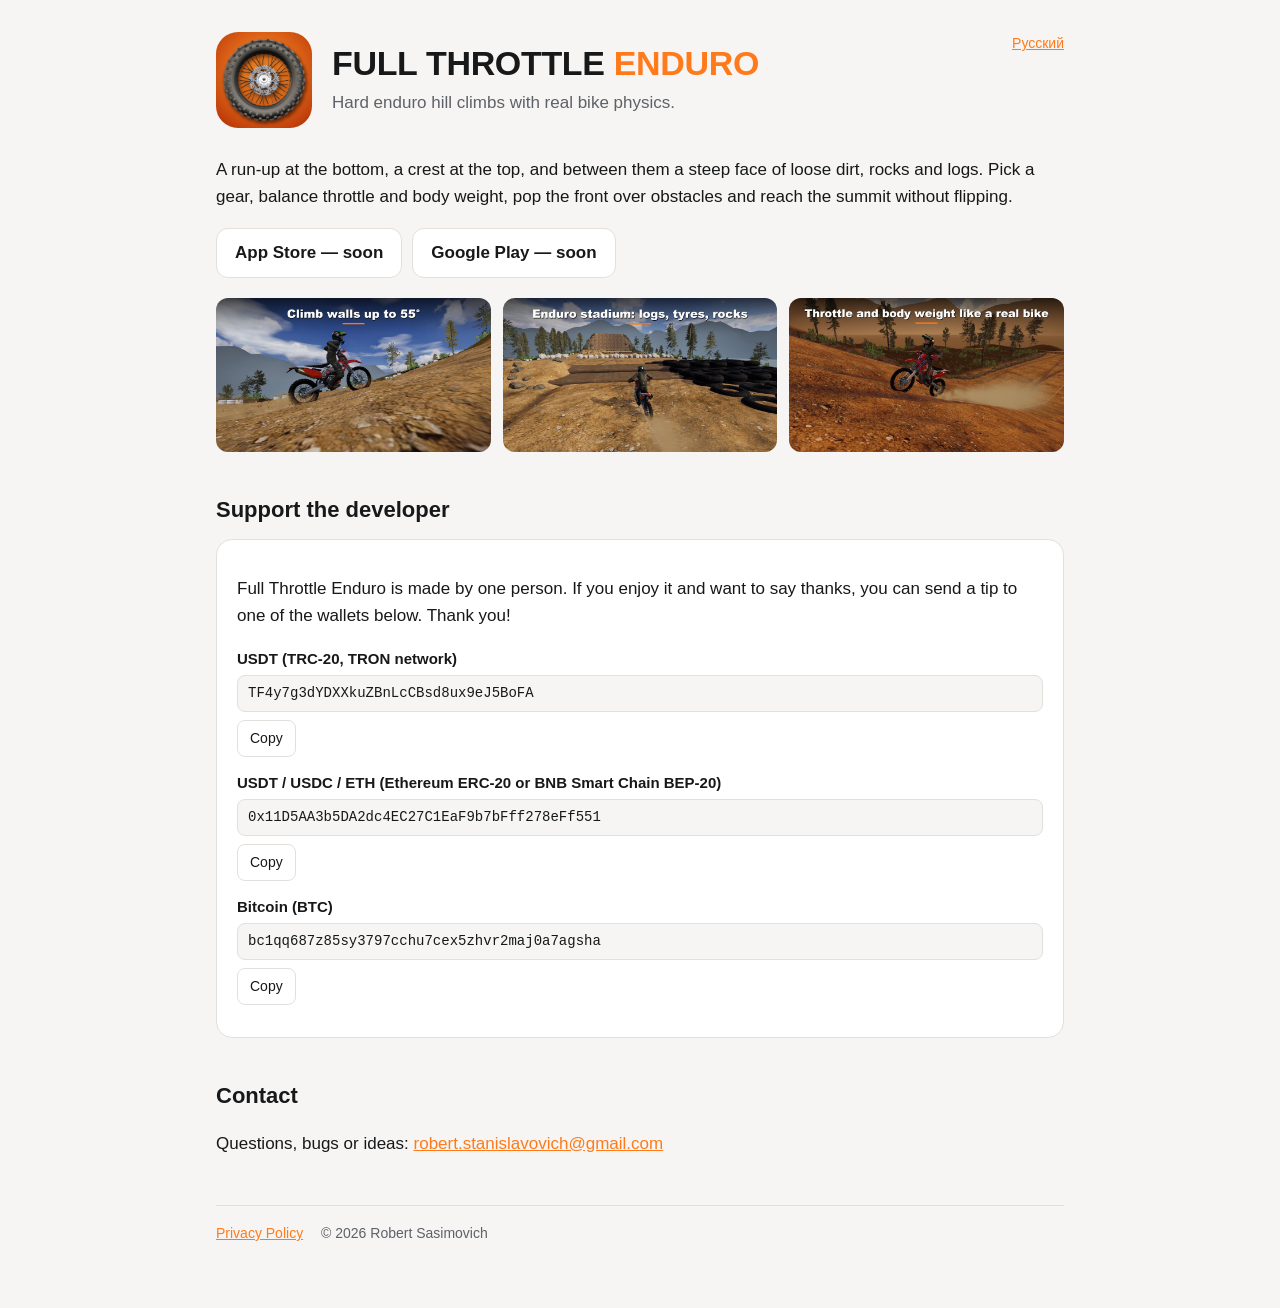
<file: index.html>
<!doctype html>
<html lang="en">
<head>
<meta charset="utf-8">
<meta name="viewport" content="width=device-width, initial-scale=1">
<title>Robert Sasimovich — games</title>
<link rel="stylesheet" href="assets/style.css">
<meta http-equiv="refresh" content="0; url=full-throttle-enduro/">
</head>
<body>
<main>
  <h1>Games by Robert Sasimovich</h1>
  <p><a href="full-throttle-enduro/">Full Throttle Enduro</a> — hard enduro hill climbs for iPhone and Android.</p>
</main>
</body>
</html>
</file>
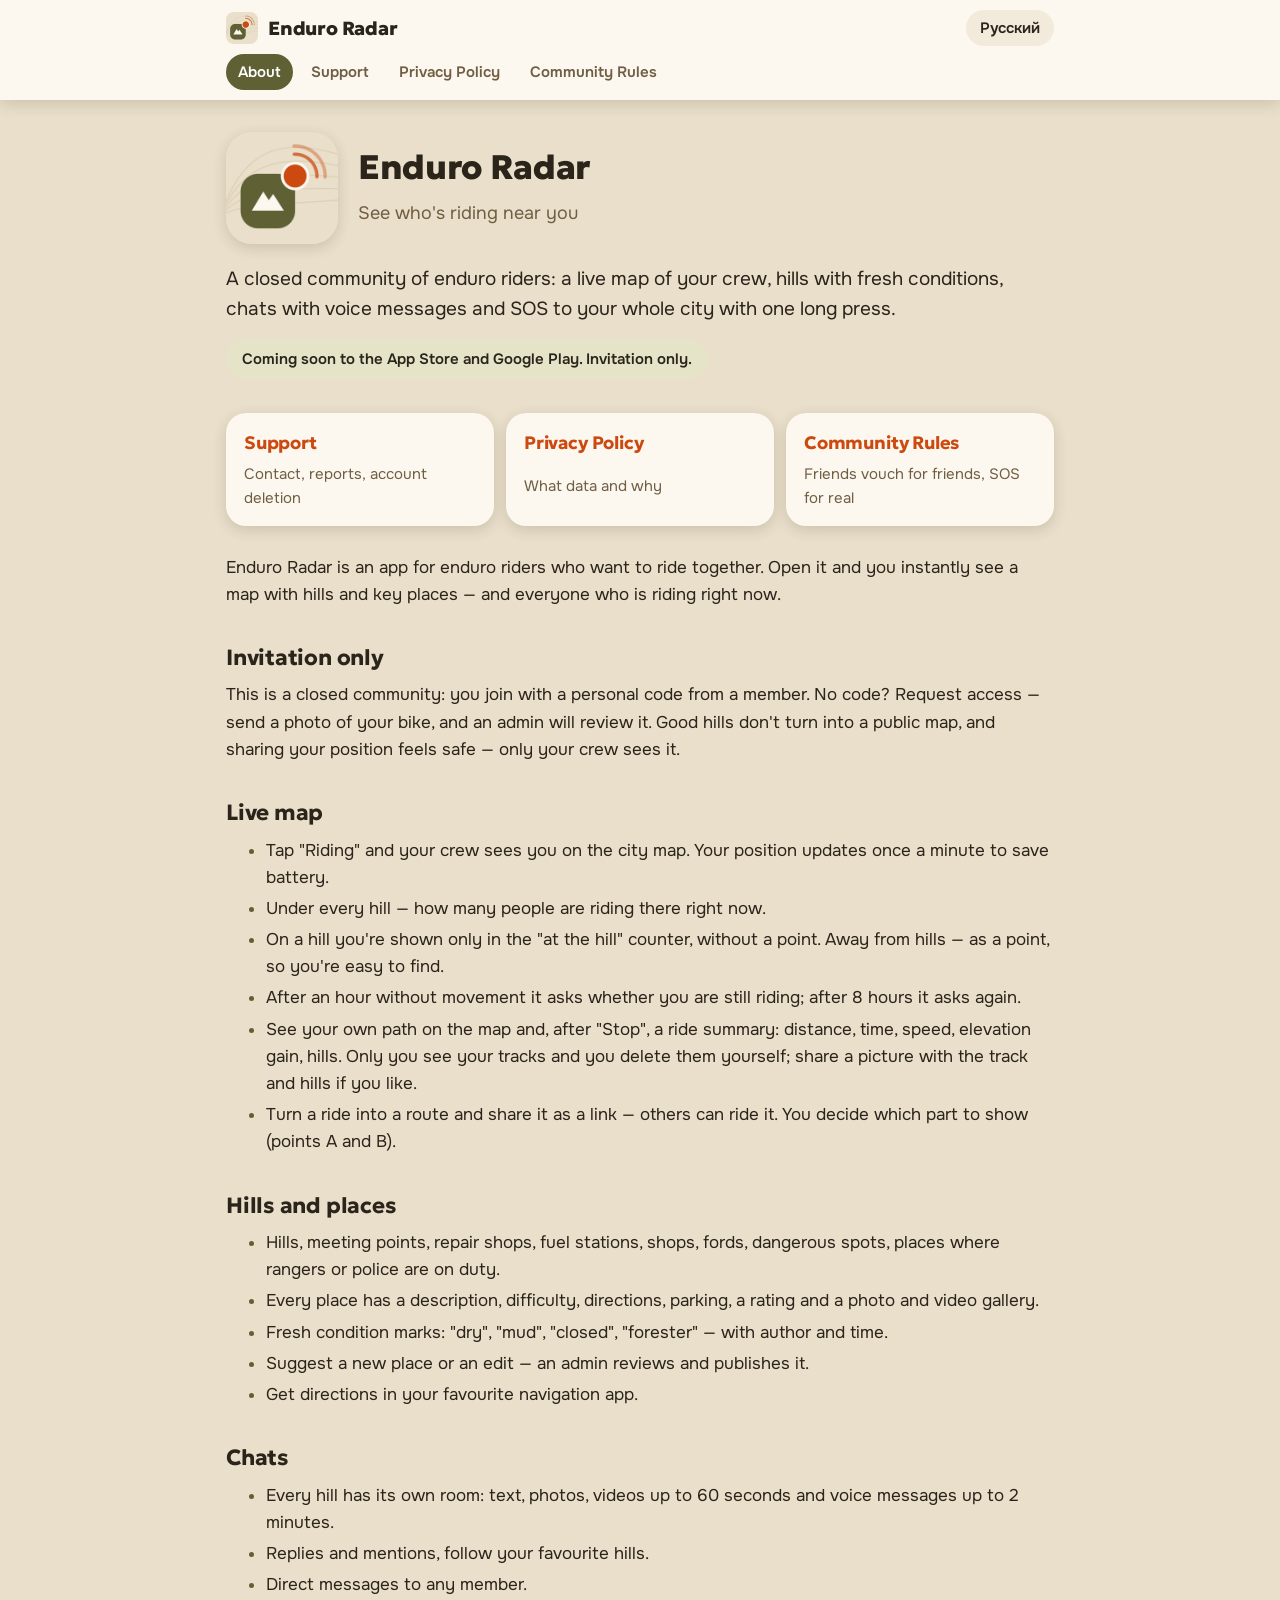
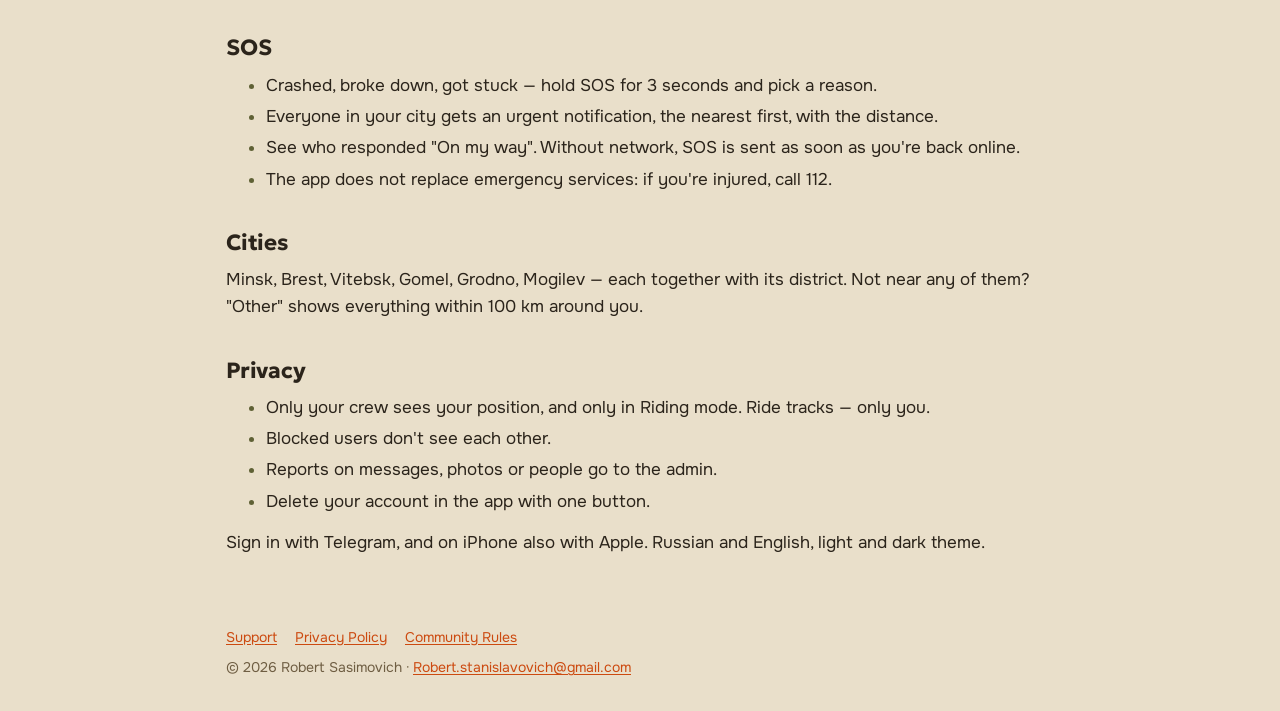
<file: enduro-radar/index.html>
<!doctype html>
<html lang="en">
<head>
<meta charset="utf-8">
<meta name="viewport" content="width=device-width, initial-scale=1">
<title>Enduro Radar — See who's riding near you</title>
<meta name="description" content="Enduro Radar — a live map of enduro riders: who is riding where, hills, chats and SOS.">
<link rel="icon" href="icon.png">
<link rel="preconnect" href="https://fonts.googleapis.com">
<link rel="preconnect" href="https://fonts.gstatic.com" crossorigin>
<link rel="stylesheet" href="https://fonts.googleapis.com/css2?family=Geologica:wght@700;800&family=Onest:wght@400;500;600;700&display=swap">
<link rel="stylesheet" href="style.css">
</head>
<body>
<header class="top"><div class="wrap">
  <a class="brand" href="index.html"><img src="icon.png" alt="" width="32" height="32"><span>Enduro Radar</span></a>
  <a class="lang" href="ru/index.html" hreflang="ru">Русский</a>
</div><nav class="wrap"><a href="index.html" aria-current="page">About</a><a href="support.html">Support</a><a href="privacy.html">Privacy Policy</a><a href="rules.html">Community Rules</a></nav></header>
<main class="wrap home">
<section class="hero">
  <img src="icon.png" alt="Enduro Radar" width="112" height="112">
  <div><h1>Enduro Radar</h1><p class="tagline">See who's riding near you</p></div>
</section>
<p class="promo">A closed community of enduro riders: a live map of your crew, hills with fresh conditions, chats with voice messages and SOS to your whole city with one long press.</p>
<p class="soon">Coming soon to the App Store and Google Play. Invitation only.</p>
<div class="cards">
  <a class="card" href="support.html"><b>Support</b><span>Contact, reports, account deletion</span></a>
  <a class="card" href="privacy.html"><b>Privacy Policy</b><span>What data and why</span></a>
  <a class="card" href="rules.html"><b>Community Rules</b><span>Friends vouch for friends, SOS for real</span></a>
</div>
<p>Enduro Radar is an app for enduro riders who want to ride together. Open it and you instantly see a map with hills and key places — and everyone who is riding right now.</p>
<h2>Invitation only</h2><p>This is a closed community: you join with a personal code from a member. No code? Request access — send a photo of your bike, and an admin will review it. Good hills don't turn into a public map, and sharing your position feels safe — only your crew sees it.</p>
<h2>Live map</h2><ul><li>Tap &quot;Riding&quot; and your crew sees you on the city map. Your position updates once a minute to save battery.</li><li>Under every hill — how many people are riding there right now.</li><li>On a hill you're shown only in the &quot;at the hill&quot; counter, without a point. Away from hills — as a point, so you're easy to find.</li><li>After an hour without movement it asks whether you are still riding; after 8 hours it asks again.</li><li>See your own path on the map and, after &quot;Stop&quot;, a ride summary: distance, time, speed, elevation gain, hills. Only you see your tracks and you delete them yourself; share a picture with the track and hills if you like.</li><li>Turn a ride into a route and share it as a link — others can ride it. You decide which part to show (points A and B).</li></ul>
<h2>Hills and places</h2><ul><li>Hills, meeting points, repair shops, fuel stations, shops, fords, dangerous spots, places where rangers or police are on duty.</li><li>Every place has a description, difficulty, directions, parking, a rating and a photo and video gallery.</li><li>Fresh condition marks: &quot;dry&quot;, &quot;mud&quot;, &quot;closed&quot;, &quot;forester&quot; — with author and time.</li><li>Suggest a new place or an edit — an admin reviews and publishes it.</li><li>Get directions in your favourite navigation app.</li></ul>
<h2>Chats</h2><ul><li>Every hill has its own room: text, photos, videos up to 60 seconds and voice messages up to 2 minutes.</li><li>Replies and mentions, follow your favourite hills.</li><li>Direct messages to any member.</li></ul>
<h2>SOS</h2><ul><li>Crashed, broke down, got stuck — hold SOS for 3 seconds and pick a reason.</li><li>Everyone in your city gets an urgent notification, the nearest first, with the distance.</li><li>See who responded &quot;On my way&quot;. Without network, SOS is sent as soon as you're back online.</li><li>The app does not replace emergency services: if you're injured, call 112.</li></ul>
<h2>Cities</h2><p>Minsk, Brest, Vitebsk, Gomel, Grodno, Mogilev — each together with its district. Not near any of them? &quot;Other&quot; shows everything within 100 km around you.</p>
<h2>Privacy</h2><ul><li>Only your crew sees your position, and only in Riding mode. Ride tracks — only you.</li><li>Blocked users don't see each other.</li><li>Reports on messages, photos or people go to the admin.</li><li>Delete your account in the app with one button.</li></ul>
<p>Sign in with Telegram, and on iPhone also with Apple. Russian and English, light and dark theme.</p>
</main>
<footer class="wrap">
  <a href="support.html">Support</a><a href="privacy.html">Privacy Policy</a><a href="rules.html">Community Rules</a>
  <span>© 2026 Robert Sasimovich · <a href="mailto:Robert.stanislavovich@gmail.com">Robert.stanislavovich@gmail.com</a></span>
</footer>
</body>
</html>
</file>
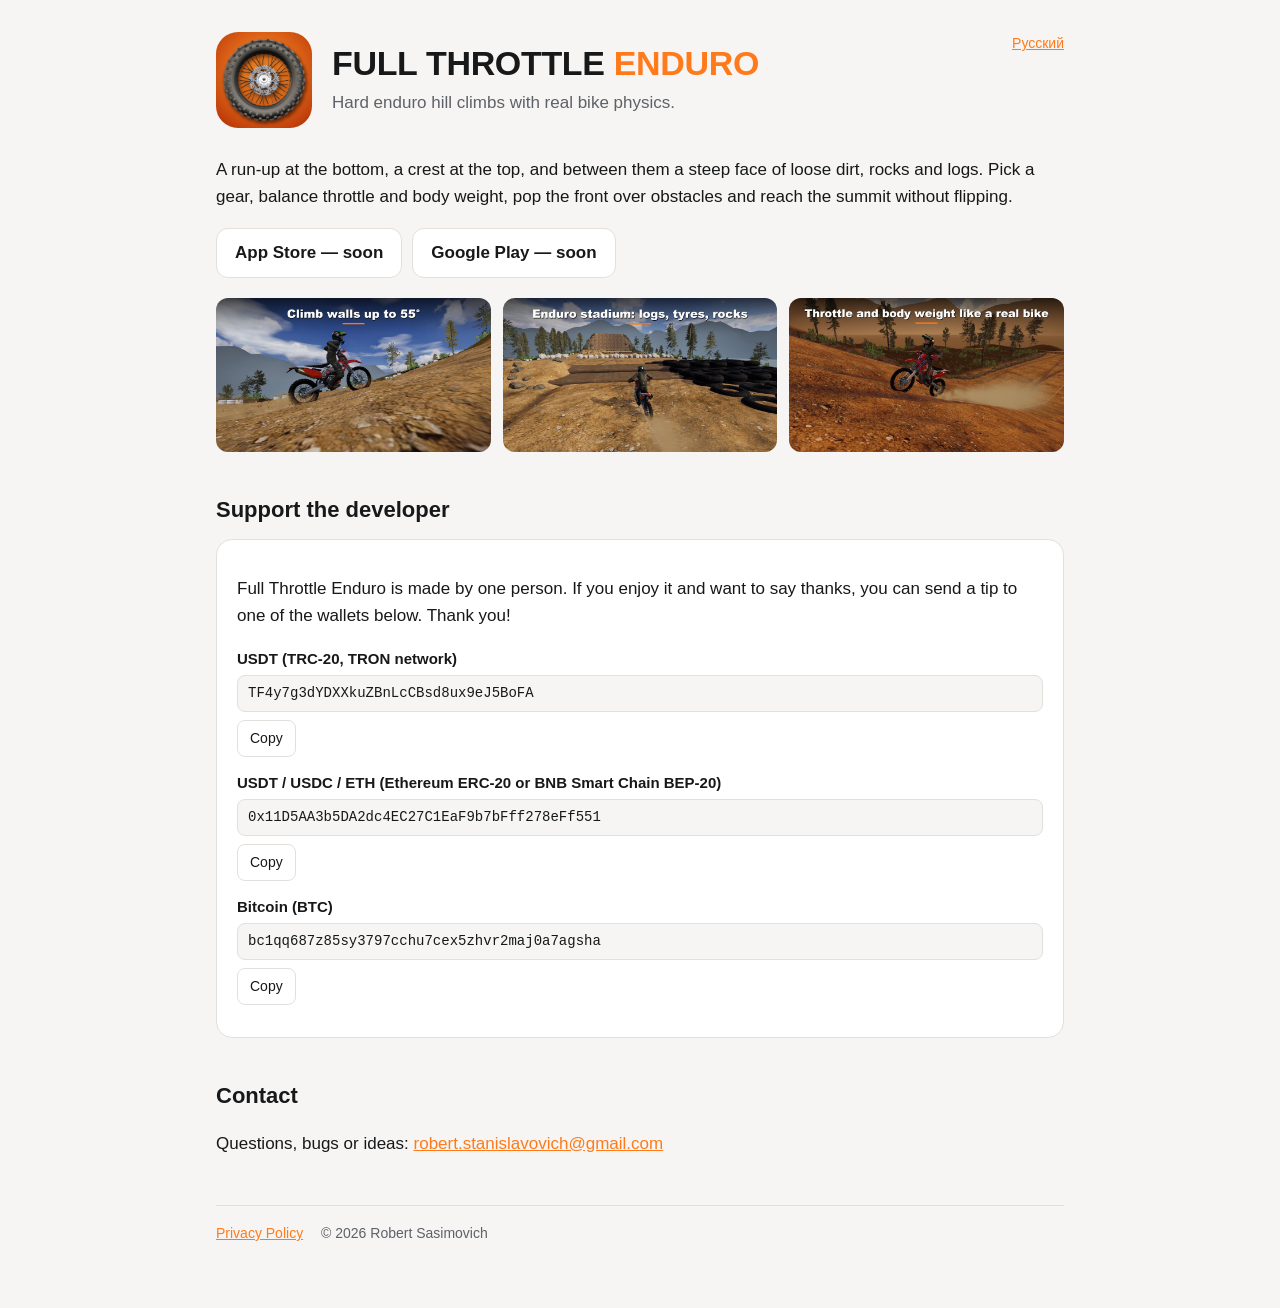
<file: full-throttle-enduro/index.html>
<!doctype html>
<html lang="en">
<head>
<meta charset="utf-8">
<meta name="viewport" content="width=device-width, initial-scale=1">
<title>Full Throttle Enduro</title>
<meta name="description" content="Hard enduro hill-climb game for iPhone and Android: real bike physics, body weight, throttle and technique.">
<link rel="icon" href="icon.png">
<link rel="stylesheet" href="../assets/style.css">
</head>
<body>
<main>
  <a class="lang" href="ru.html">Русский</a>
  <header class="hero">
    <img src="icon.png" alt="Full Throttle Enduro icon">
    <div>
      <h1>FULL THROTTLE <span>ENDURO</span></h1>
      <p class="tagline">Hard enduro hill climbs with real bike physics.</p>
    </div>
  </header>

  <p>A run-up at the bottom, a crest at the top, and between them a steep face of loose dirt, rocks and logs.
  Pick a gear, balance throttle and body weight, pop the front over obstacles and reach the summit without flipping.</p>

  <div class="badges">
    <!-- Ссылки появятся после публикации в магазинах. -->
    <a href="#" aria-disabled="true">App Store — soon</a>
    <a href="#" aria-disabled="true">Google Play — soon</a>
  </div>

  <div class="shots">
    <img src="shot_01.jpg" alt="Climbing a 55° wall" loading="lazy">
    <img src="shot_02.jpg" alt="Enduro stadium with tyres and logs" loading="lazy">
    <img src="shot_04.jpg" alt="Sunset climb" loading="lazy">
  </div>

  <h2>Support the developer</h2>
  <div class="card">
    <p>Full Throttle Enduro is made by one person. If you enjoy it and want to say thanks, you can send a tip to one of the wallets below. Thank you!</p>
    <div id="wallets"></div>
  </div>

  <h2>Contact</h2>
  <p>Questions, bugs or ideas: <a href="mailto:robert.stanislavovich@gmail.com">robert.stanislavovich@gmail.com</a></p>

  <footer>
    <a href="privacy.html">Privacy Policy</a>
    <span>© 2026 Robert Sasimovich</span>
  </footer>
</main>
<script src="../assets/wallets.js"></script>
</body>
</html>
</file>
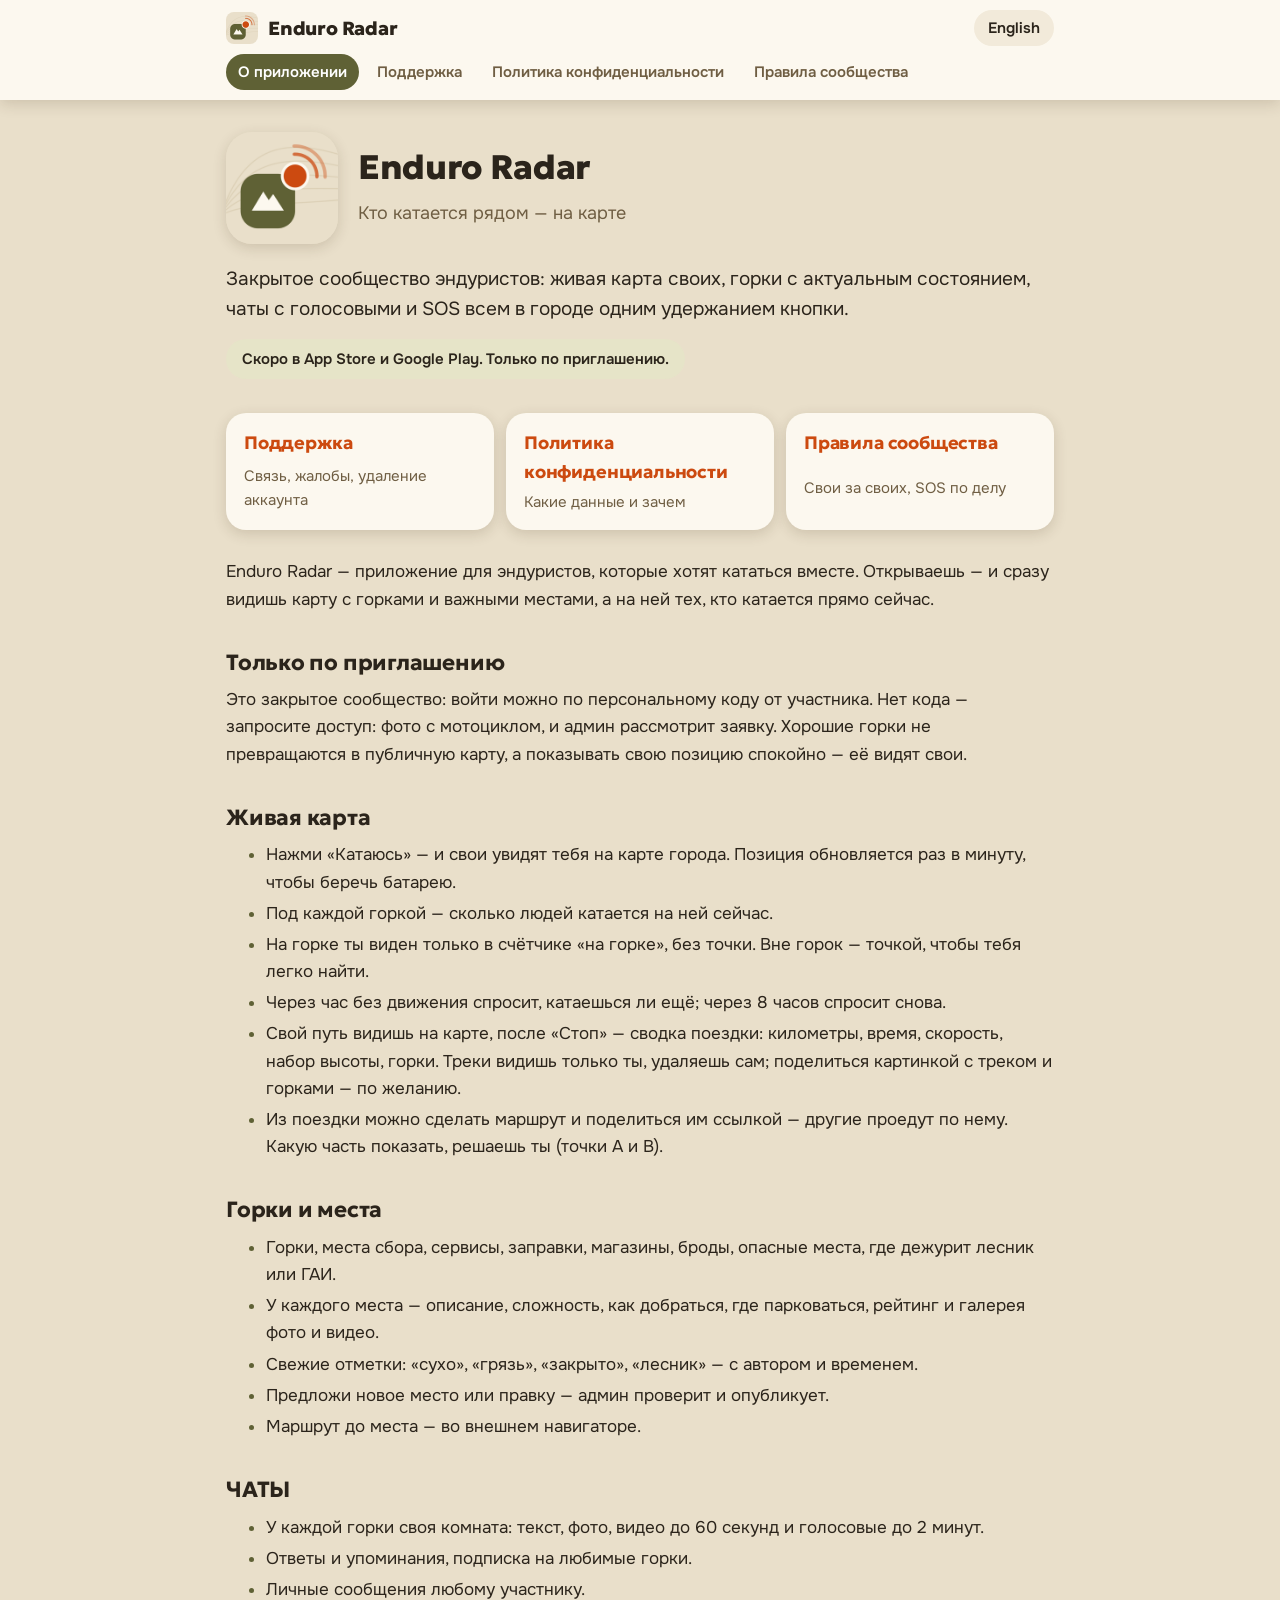
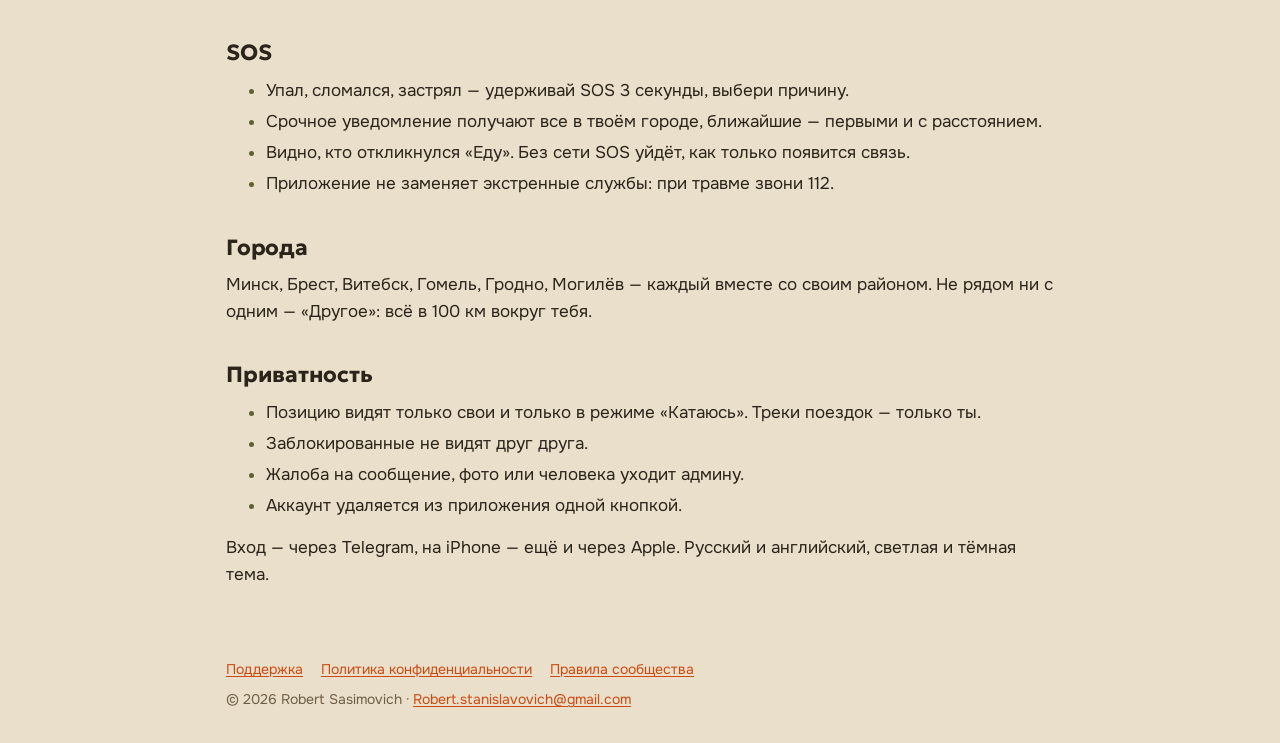
<file: enduro-radar/ru/index.html>
<!doctype html>
<html lang="ru">
<head>
<meta charset="utf-8">
<meta name="viewport" content="width=device-width, initial-scale=1">
<title>Enduro Radar — Кто катается рядом — на карте</title>
<meta name="description" content="Enduro Radar — живая карта эндуристов: кто где катается, горки, чаты и SOS.">
<link rel="icon" href="../icon.png">
<link rel="preconnect" href="https://fonts.googleapis.com">
<link rel="preconnect" href="https://fonts.gstatic.com" crossorigin>
<link rel="stylesheet" href="https://fonts.googleapis.com/css2?family=Geologica:wght@700;800&family=Onest:wght@400;500;600;700&display=swap">
<link rel="stylesheet" href="../style.css">
</head>
<body>
<header class="top"><div class="wrap">
  <a class="brand" href="index.html"><img src="../icon.png" alt="" width="32" height="32"><span>Enduro Radar</span></a>
  <a class="lang" href="../index.html" hreflang="en">English</a>
</div><nav class="wrap"><a href="index.html" aria-current="page">О приложении</a><a href="support.html">Поддержка</a><a href="privacy.html">Политика конфиденциальности</a><a href="rules.html">Правила сообщества</a></nav></header>
<main class="wrap home">
<section class="hero">
  <img src="../icon.png" alt="Enduro Radar" width="112" height="112">
  <div><h1>Enduro Radar</h1><p class="tagline">Кто катается рядом — на карте</p></div>
</section>
<p class="promo">Закрытое сообщество эндуристов: живая карта своих, горки с актуальным состоянием, чаты с голосовыми и SOS всем в городе одним удержанием кнопки.</p>
<p class="soon">Скоро в App Store и Google Play. Только по приглашению.</p>
<div class="cards">
  <a class="card" href="support.html"><b>Поддержка</b><span>Связь, жалобы, удаление аккаунта</span></a>
  <a class="card" href="privacy.html"><b>Политика конфиденциальности</b><span>Какие данные и зачем</span></a>
  <a class="card" href="rules.html"><b>Правила сообщества</b><span>Свои за своих, SOS по делу</span></a>
</div>
<p>Enduro Radar — приложение для эндуристов, которые хотят кататься вместе. Открываешь — и сразу видишь карту с горками и важными местами, а на ней тех, кто катается прямо сейчас.</p>
<h2>Только по приглашению</h2><p>Это закрытое сообщество: войти можно по персональному коду от участника. Нет кода — запросите доступ: фото с мотоциклом, и админ рассмотрит заявку. Хорошие горки не превращаются в публичную карту, а показывать свою позицию спокойно — её видят свои.</p>
<h2>Живая карта</h2><ul><li>Нажми «Катаюсь» — и свои увидят тебя на карте города. Позиция обновляется раз в минуту, чтобы беречь батарею.</li><li>Под каждой горкой — сколько людей катается на ней сейчас.</li><li>На горке ты виден только в счётчике «на горке», без точки. Вне горок — точкой, чтобы тебя легко найти.</li><li>Через час без движения спросит, катаешься ли ещё; через 8 часов спросит снова.</li><li>Свой путь видишь на карте, после «Стоп» — сводка поездки: километры, время, скорость, набор высоты, горки. Треки видишь только ты, удаляешь сам; поделиться картинкой с треком и горками — по желанию.</li><li>Из поездки можно сделать маршрут и поделиться им ссылкой — другие проедут по нему. Какую часть показать, решаешь ты (точки A и B).</li></ul>
<h2>Горки и места</h2><ul><li>Горки, места сбора, сервисы, заправки, магазины, броды, опасные места, где дежурит лесник или ГАИ.</li><li>У каждого места — описание, сложность, как добраться, где парковаться, рейтинг и галерея фото и видео.</li><li>Свежие отметки: «сухо», «грязь», «закрыто», «лесник» — с автором и временем.</li><li>Предложи новое место или правку — админ проверит и опубликует.</li><li>Маршрут до места — во внешнем навигаторе.</li></ul>
<h2>ЧАТЫ</h2><ul><li>У каждой горки своя комната: текст, фото, видео до 60 секунд и голосовые до 2 минут.</li><li>Ответы и упоминания, подписка на любимые горки.</li><li>Личные сообщения любому участнику.</li></ul>
<h2>SOS</h2><ul><li>Упал, сломался, застрял — удерживай SOS 3 секунды, выбери причину.</li><li>Срочное уведомление получают все в твоём городе, ближайшие — первыми и с расстоянием.</li><li>Видно, кто откликнулся «Еду». Без сети SOS уйдёт, как только появится связь.</li><li>Приложение не заменяет экстренные службы: при травме звони 112.</li></ul>
<h2>Города</h2><p>Минск, Брест, Витебск, Гомель, Гродно, Могилёв — каждый вместе со своим районом. Не рядом ни с одним — «Другое»: всё в 100 км вокруг тебя.</p>
<h2>Приватность</h2><ul><li>Позицию видят только свои и только в режиме «Катаюсь». Треки поездок — только ты.</li><li>Заблокированные не видят друг друга.</li><li>Жалоба на сообщение, фото или человека уходит админу.</li><li>Аккаунт удаляется из приложения одной кнопкой.</li></ul>
<p>Вход — через Telegram, на iPhone — ещё и через Apple. Русский и английский, светлая и тёмная тема.</p>
</main>
<footer class="wrap">
  <a href="support.html">Поддержка</a><a href="privacy.html">Политика конфиденциальности</a><a href="rules.html">Правила сообщества</a>
  <span>© 2026 Robert Sasimovich · <a href="mailto:Robert.stanislavovich@gmail.com">Robert.stanislavovich@gmail.com</a></span>
</footer>
</body>
</html>
</file>
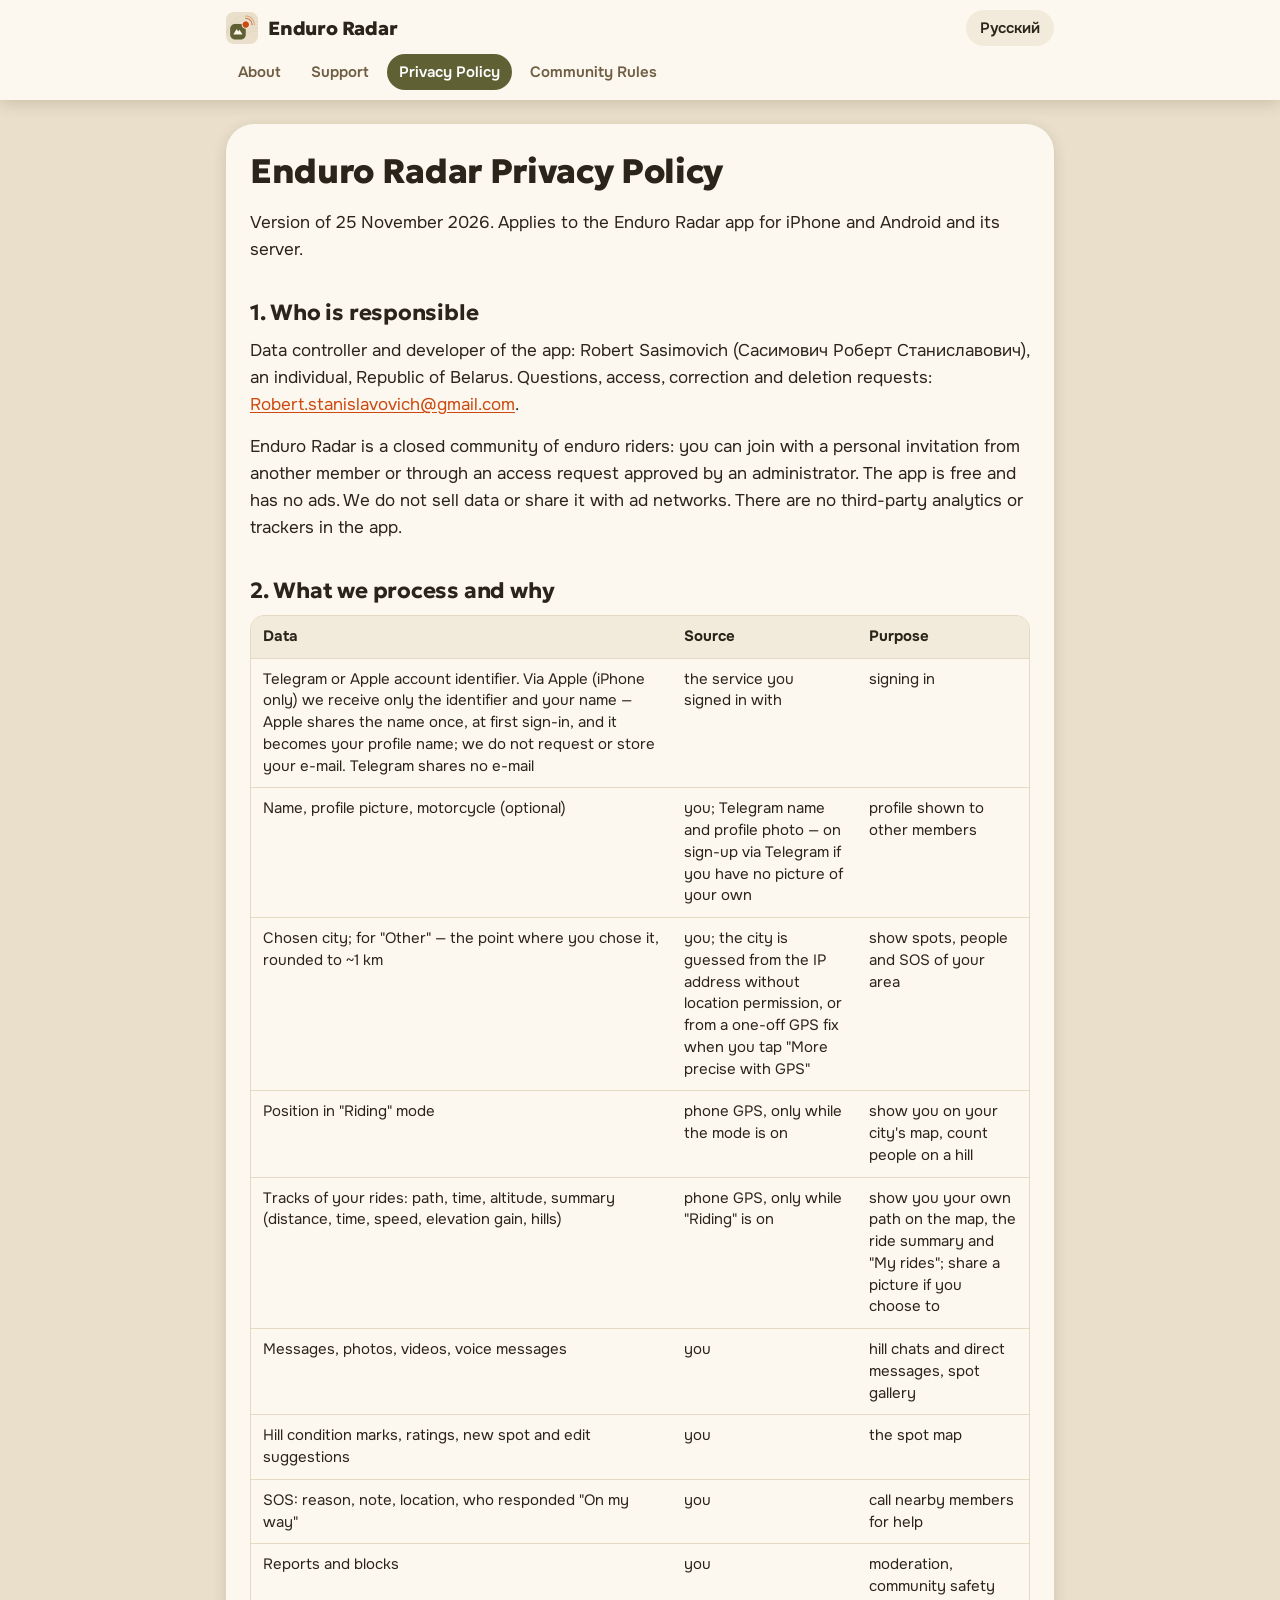
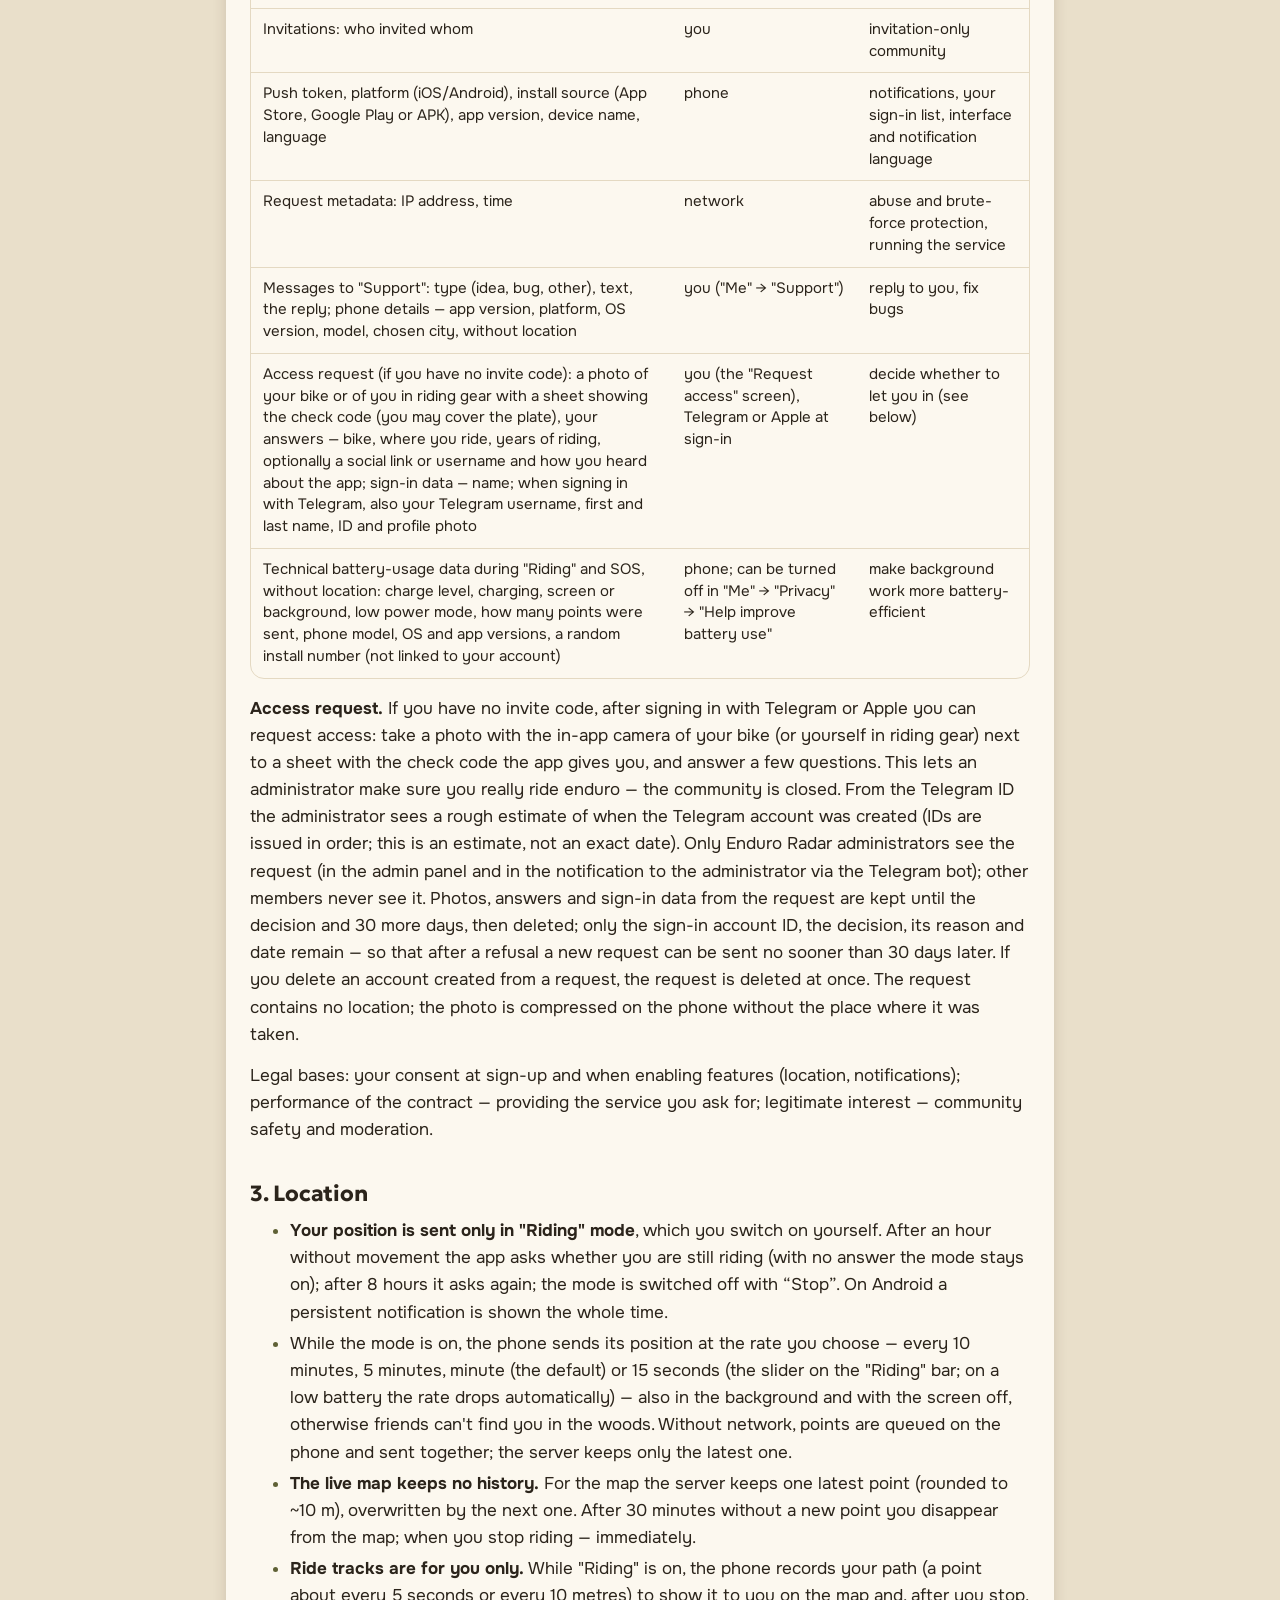
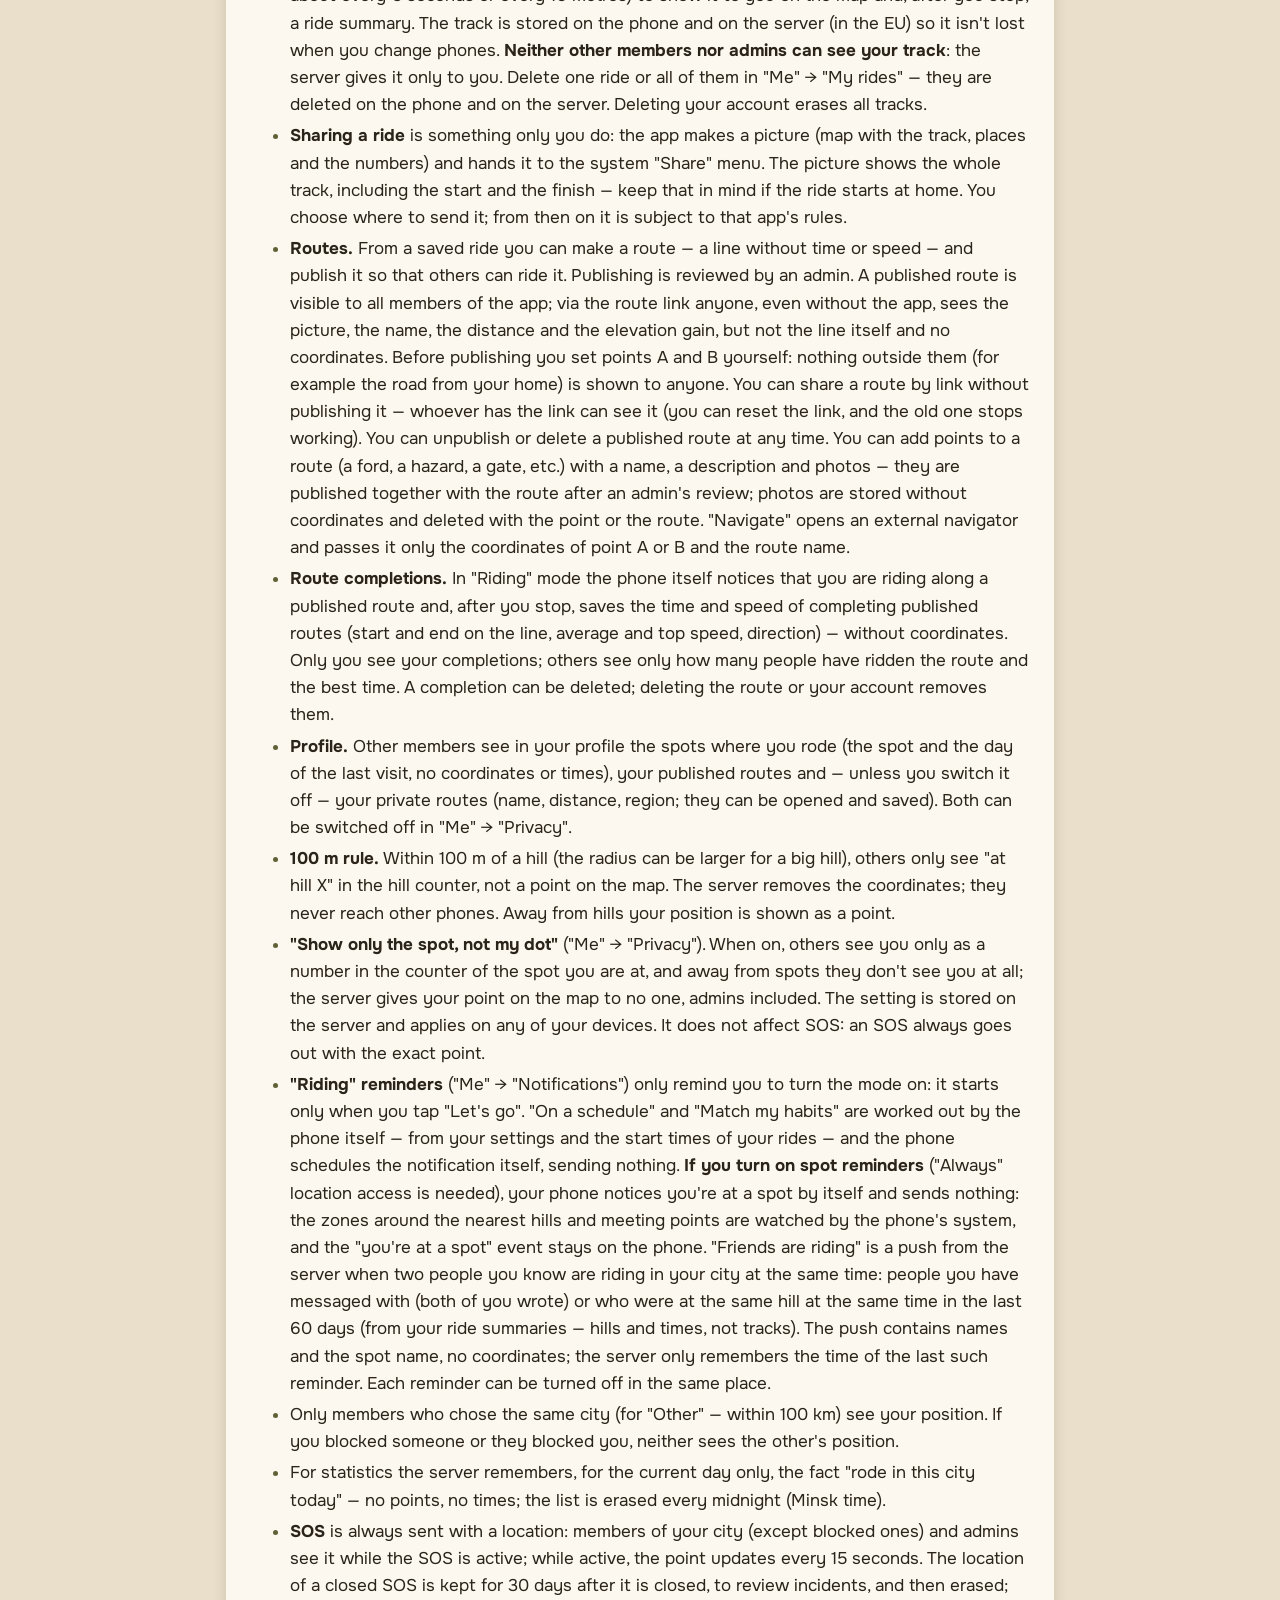
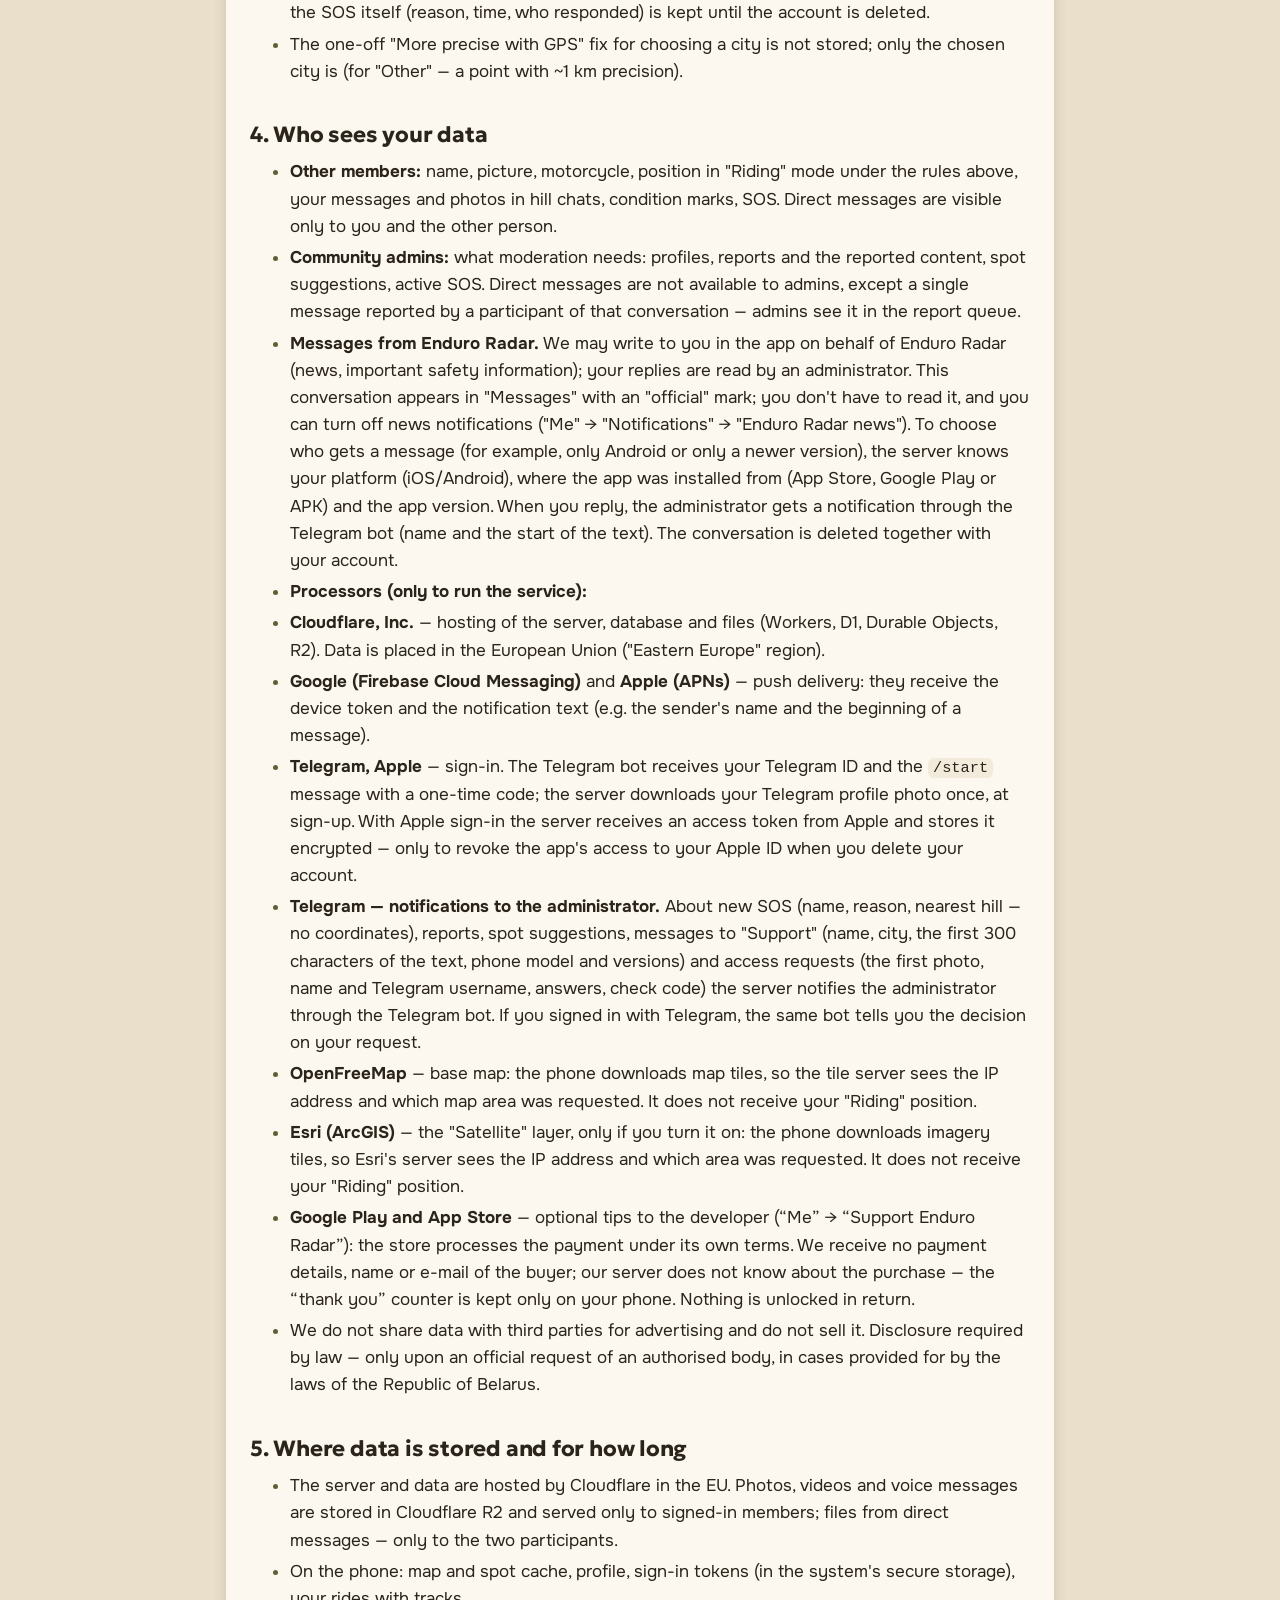
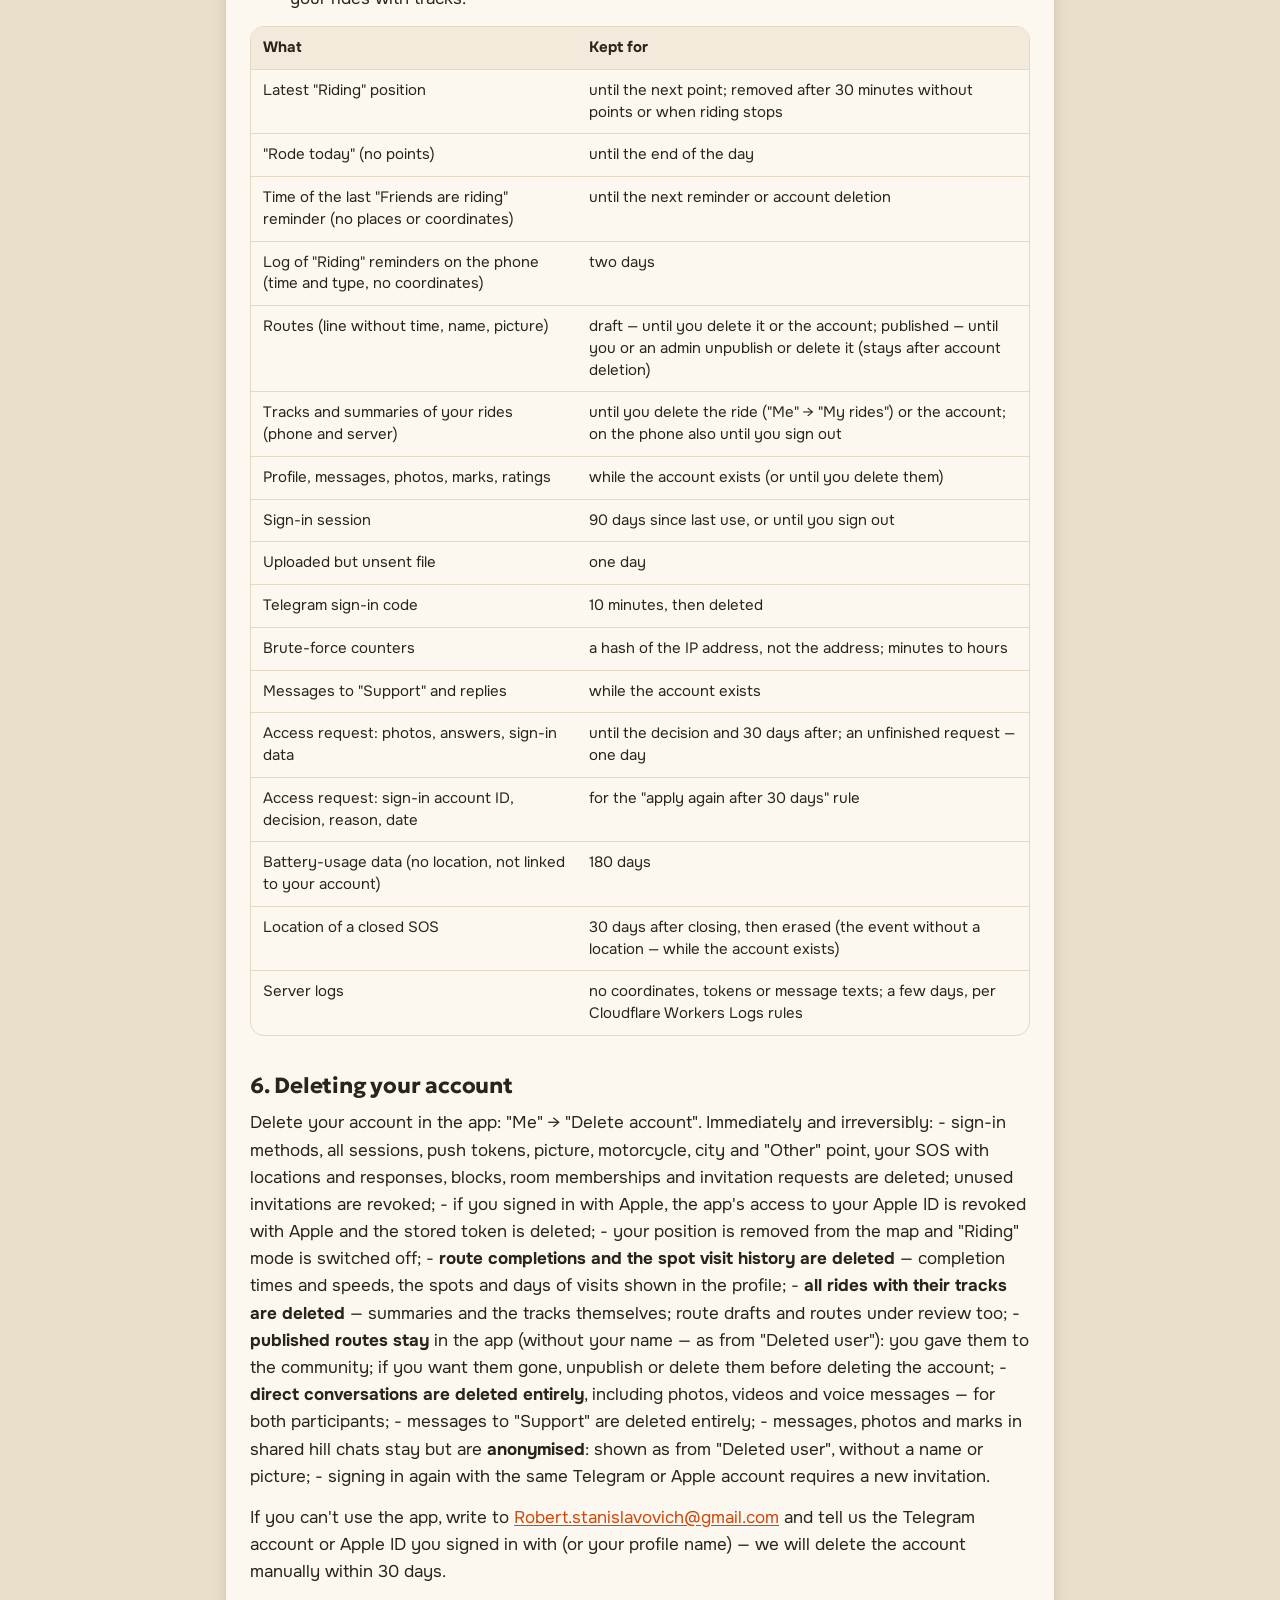
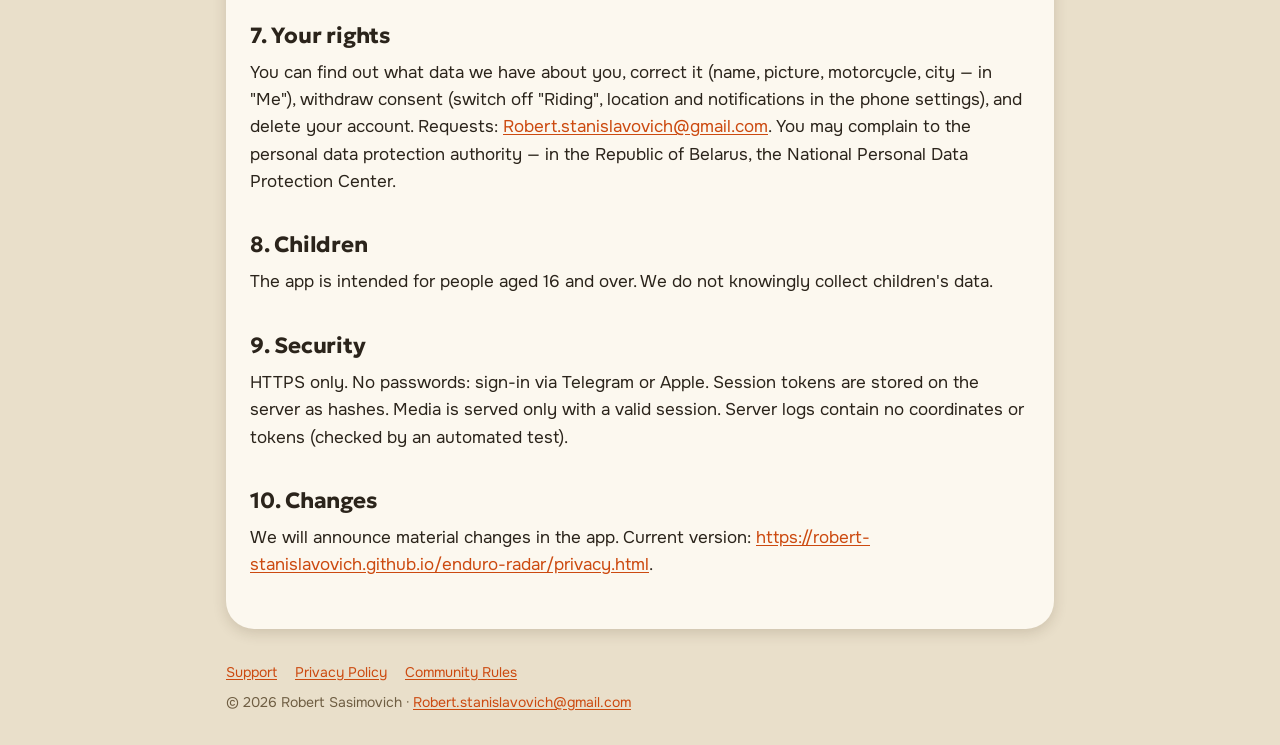
<file: enduro-radar/privacy.html>
<!doctype html>
<html lang="en">
<head>
<meta charset="utf-8">
<meta name="viewport" content="width=device-width, initial-scale=1">
<title>Privacy Policy — Enduro Radar</title>
<meta name="description" content="Enduro Radar — a live map of enduro riders: who is riding where, hills, chats and SOS.">
<link rel="icon" href="icon.png">
<link rel="preconnect" href="https://fonts.googleapis.com">
<link rel="preconnect" href="https://fonts.gstatic.com" crossorigin>
<link rel="stylesheet" href="https://fonts.googleapis.com/css2?family=Geologica:wght@700;800&family=Onest:wght@400;500;600;700&display=swap">
<link rel="stylesheet" href="style.css">
</head>
<body>
<header class="top"><div class="wrap">
  <a class="brand" href="index.html"><img src="icon.png" alt="" width="32" height="32"><span>Enduro Radar</span></a>
  <a class="lang" href="ru/privacy.html" hreflang="ru">Русский</a>
</div><nav class="wrap"><a href="index.html">About</a><a href="support.html">Support</a><a href="privacy.html" aria-current="page">Privacy Policy</a><a href="rules.html">Community Rules</a></nav></header>
<main class="wrap doc">
<h1>Enduro Radar Privacy Policy</h1>
<p>Version of 25 November 2026. Applies to the Enduro Radar app for iPhone and Android and its server.</p>
<h2 id="who-is-responsible">1. Who is responsible</h2>
<p>Data controller and developer of the app: Robert Sasimovich (Сасимович Роберт Станиславович), an individual, Republic of Belarus. Questions, access, correction and deletion requests: <a href="mailto:Robert.stanislavovich@gmail.com">Robert.stanislavovich@gmail.com</a>.</p>
<p>Enduro Radar is a closed community of enduro riders: you can join with a personal invitation from another member or through an access request approved by an administrator. The app is free and has no ads. We do not sell data or share it with ad networks. There are no third-party analytics or trackers in the app.</p>
<h2 id="what-we-process-and-why">2. What we process and why</h2>
<div class="table"><table><thead><tr><th>Data</th><th>Source</th><th>Purpose</th></tr></thead><tbody><tr><td>Telegram or Apple account identifier. Via Apple (iPhone only) we receive only the identifier and your name — Apple shares the name once, at first sign-in, and it becomes your profile name; we do not request or store your e-mail. Telegram shares no e-mail</td><td>the service you signed in with</td><td>signing in</td></tr><tr><td>Name, profile picture, motorcycle (optional)</td><td>you; Telegram name and profile photo — on sign-up via Telegram if you have no picture of your own</td><td>profile shown to other members</td></tr><tr><td>Chosen city; for &quot;Other&quot; — the point where you chose it, rounded to ~1 km</td><td>you; the city is guessed from the IP address without location permission, or from a one-off GPS fix when you tap &quot;More precise with GPS&quot;</td><td>show spots, people and SOS of your area</td></tr><tr><td>Position in &quot;Riding&quot; mode</td><td>phone GPS, only while the mode is on</td><td>show you on your city's map, count people on a hill</td></tr><tr><td>Tracks of your rides: path, time, altitude, summary (distance, time, speed, elevation gain, hills)</td><td>phone GPS, only while &quot;Riding&quot; is on</td><td>show you your own path on the map, the ride summary and &quot;My rides&quot;; share a picture if you choose to</td></tr><tr><td>Messages, photos, videos, voice messages</td><td>you</td><td>hill chats and direct messages, spot gallery</td></tr><tr><td>Hill condition marks, ratings, new spot and edit suggestions</td><td>you</td><td>the spot map</td></tr><tr><td>SOS: reason, note, location, who responded &quot;On my way&quot;</td><td>you</td><td>call nearby members for help</td></tr><tr><td>Reports and blocks</td><td>you</td><td>moderation, community safety</td></tr><tr><td>Invitations: who invited whom</td><td>you</td><td>invitation-only community</td></tr><tr><td>Push token, platform (iOS/Android), install source (App Store, Google Play or APK), app version, device name, language</td><td>phone</td><td>notifications, your sign-in list, interface and notification language</td></tr><tr><td>Request metadata: IP address, time</td><td>network</td><td>abuse and brute-force protection, running the service</td></tr><tr><td>Messages to &quot;Support&quot;: type (idea, bug, other), text, the reply; phone details — app version, platform, OS version, model, chosen city, without location</td><td>you (&quot;Me&quot; → &quot;Support&quot;)</td><td>reply to you, fix bugs</td></tr><tr><td>Access request (if you have no invite code): a photo of your bike or of you in riding gear with a sheet showing the check code (you may cover the plate), your answers — bike, where you ride, years of riding, optionally a social link or username and how you heard about the app; sign-in data — name; when signing in with Telegram, also your Telegram username, first and last name, ID and profile photo</td><td>you (the &quot;Request access&quot; screen), Telegram or Apple at sign-in</td><td>decide whether to let you in (see below)</td></tr><tr><td>Technical battery-usage data during &quot;Riding&quot; and SOS, without location: charge level, charging, screen or background, low power mode, how many points were sent, phone model, OS and app versions, a random install number (not linked to your account)</td><td>phone; can be turned off in &quot;Me&quot; → &quot;Privacy&quot; → &quot;Help improve battery use&quot;</td><td>make background work more battery-efficient</td></tr></tbody></table></div>
<p><strong>Access request.</strong> If you have no invite code, after signing in with Telegram or Apple you can request access: take a photo with the in-app camera of your bike (or yourself in riding gear) next to a sheet with the check code the app gives you, and answer a few questions. This lets an administrator make sure you really ride enduro — the community is closed. From the Telegram ID the administrator sees a rough estimate of when the Telegram account was created (IDs are issued in order; this is an estimate, not an exact date). Only Enduro Radar administrators see the request (in the admin panel and in the notification to the administrator via the Telegram bot); other members never see it. Photos, answers and sign-in data from the request are kept until the decision and 30 more days, then deleted; only the sign-in account ID, the decision, its reason and date remain — so that after a refusal a new request can be sent no sooner than 30 days later. If you delete an account created from a request, the request is deleted at once. The request contains no location; the photo is compressed on the phone without the place where it was taken.</p>
<p>Legal bases: your consent at sign-up and when enabling features (location, notifications); performance of the contract — providing the service you ask for; legitimate interest — community safety and moderation.</p>
<h2 id="location">3. Location</h2>
<ul><li><strong>Your position is sent only in &quot;Riding&quot; mode</strong>, which you switch on yourself. After an hour without movement the app asks whether you are still riding (with no answer the mode stays on); after 8 hours it asks again; the mode is switched off with “Stop”. On Android a persistent notification is shown the whole time.</li><li>While the mode is on, the phone sends its position at the rate you choose — every 10 minutes, 5 minutes, minute (the default) or 15 seconds (the slider on the &quot;Riding&quot; bar; on a low battery the rate drops automatically) — also in the background and with the screen off, otherwise friends can't find you in the woods. Without network, points are queued on the phone and sent together; the server keeps only the latest one.</li><li><strong>The live map keeps no history.</strong> For the map the server keeps one latest point (rounded to ~10 m), overwritten by the next one. After 30 minutes without a new point you disappear from the map; when you stop riding — immediately.</li><li><strong>Ride tracks are for you only.</strong> While &quot;Riding&quot; is on, the phone records your path (a point about every 5 seconds or every 10 metres) to show it to you on the map and, after you stop, a ride summary. The track is stored on the phone and on the server (in the EU) so it isn't lost when you change phones. <strong>Neither other members nor admins can see your track</strong>: the server gives it only to you. Delete one ride or all of them in &quot;Me&quot; → &quot;My rides&quot; — they are deleted on the phone and on the server. Deleting your account erases all tracks.</li><li><strong>Sharing a ride</strong> is something only you do: the app makes a picture (map with the track, places and the numbers) and hands it to the system &quot;Share&quot; menu. The picture shows the whole track, including the start and the finish — keep that in mind if the ride starts at home. You choose where to send it; from then on it is subject to that app's rules.</li><li><strong>Routes.</strong> From a saved ride you can make a route — a line without time or speed — and publish it so that others can ride it. Publishing is reviewed by an admin. A published route is visible to all members of the app; via the route link anyone, even without the app, sees the picture, the name, the distance and the elevation gain, but not the line itself and no coordinates. Before publishing you set points A and B yourself: nothing outside them (for example the road from your home) is shown to anyone. You can share a route by link without publishing it — whoever has the link can see it (you can reset the link, and the old one stops working). You can unpublish or delete a published route at any time. You can add points to a route (a ford, a hazard, a gate, etc.) with a name, a description and photos — they are published together with the route after an admin's review; photos are stored without coordinates and deleted with the point or the route. &quot;Navigate&quot; opens an external navigator and passes it only the coordinates of point A or B and the route name.</li><li><strong>Route completions.</strong> In &quot;Riding&quot; mode the phone itself notices that you are riding along a published route and, after you stop, saves the time and speed of completing published routes (start and end on the line, average and top speed, direction) — without coordinates. Only you see your completions; others see only how many people have ridden the route and the best time. A completion can be deleted; deleting the route or your account removes them.</li><li><strong>Profile.</strong> Other members see in your profile the spots where you rode (the spot and the day of the last visit, no coordinates or times), your published routes and — unless you switch it off — your private routes (name, distance, region; they can be opened and saved). Both can be switched off in &quot;Me&quot; → &quot;Privacy&quot;.</li><li><strong>100 m rule.</strong> Within 100 m of a hill (the radius can be larger for a big hill), others only see &quot;at hill X&quot; in the hill counter, not a point on the map. The server removes the coordinates; they never reach other phones. Away from hills your position is shown as a point.</li><li><strong>&quot;Show only the spot, not my dot&quot;</strong> (&quot;Me&quot; → &quot;Privacy&quot;). When on, others see you only as a number in the counter of the spot you are at, and away from spots they don't see you at all; the server gives your point on the map to no one, admins included. The setting is stored on the server and applies on any of your devices. It does not affect SOS: an SOS always goes out with the exact point.</li><li><strong>&quot;Riding&quot; reminders</strong> (&quot;Me&quot; → &quot;Notifications&quot;) only remind you to turn the mode on: it starts only when you tap &quot;Let's go&quot;. &quot;On a schedule&quot; and &quot;Match my habits&quot; are worked out by the phone itself — from your settings and the start times of your rides — and the phone schedules the notification itself, sending nothing. <strong>If you turn on spot reminders</strong> (&quot;Always&quot; location access is needed), your phone notices you're at a spot by itself and sends nothing: the zones around the nearest hills and meeting points are watched by the phone's system, and the &quot;you're at a spot&quot; event stays on the phone. &quot;Friends are riding&quot; is a push from the server when two people you know are riding in your city at the same time: people you have messaged with (both of you wrote) or who were at the same hill at the same time in the last 60 days (from your ride summaries — hills and times, not tracks). The push contains names and the spot name, no coordinates; the server only remembers the time of the last such reminder. Each reminder can be turned off in the same place.</li><li>Only members who chose the same city (for &quot;Other&quot; — within 100 km) see your position. If you blocked someone or they blocked you, neither sees the other's position.</li><li>For statistics the server remembers, for the current day only, the fact &quot;rode in this city today&quot; — no points, no times; the list is erased every midnight (Minsk time).</li><li><strong>SOS</strong> is always sent with a location: members of your city (except blocked ones) and admins see it while the SOS is active; while active, the point updates every 15 seconds. The location of a closed SOS is kept for 30 days after it is closed, to review incidents, and then erased; the SOS itself (reason, time, who responded) is kept until the account is deleted.</li><li>The one-off &quot;More precise with GPS&quot; fix for choosing a city is not stored; only the chosen city is (for &quot;Other&quot; — a point with ~1 km precision).</li></ul>
<h2 id="who-sees-your-data">4. Who sees your data</h2>
<ul><li><strong>Other members:</strong> name, picture, motorcycle, position in &quot;Riding&quot; mode under the rules above, your messages and photos in hill chats, condition marks, SOS. Direct messages are visible only to you and the other person.</li><li><strong>Community admins:</strong> what moderation needs: profiles, reports and the reported content, spot suggestions, active SOS. Direct messages are not available to admins, except a single message reported by a participant of that conversation — admins see it in the report queue.</li><li><strong>Messages from Enduro Radar.</strong> We may write to you in the app on behalf of Enduro Radar (news, important safety information); your replies are read by an administrator. This conversation appears in &quot;Messages&quot; with an &quot;official&quot; mark; you don't have to read it, and you can turn off news notifications (&quot;Me&quot; → &quot;Notifications&quot; → &quot;Enduro Radar news&quot;). To choose who gets a message (for example, only Android or only a newer version), the server knows your platform (iOS/Android), where the app was installed from (App Store, Google Play or APK) and the app version. When you reply, the administrator gets a notification through the Telegram bot (name and the start of the text). The conversation is deleted together with your account.</li><li><strong>Processors (only to run the service):</strong></li><li><strong>Cloudflare, Inc.</strong> — hosting of the server, database and files (Workers, D1, Durable Objects, R2). Data is placed in the European Union (&quot;Eastern Europe&quot; region).</li><li><strong>Google (Firebase Cloud Messaging)</strong> and <strong>Apple (APNs)</strong> — push delivery: they receive the device token and the notification text (e.g. the sender's name and the beginning of a message).</li><li><strong>Telegram, Apple</strong> — sign-in. The Telegram bot receives your Telegram ID and the <code>/start</code> message with a one-time code; the server downloads your Telegram profile photo once, at sign-up. With Apple sign-in the server receives an access token from Apple and stores it encrypted — only to revoke the app's access to your Apple ID when you delete your account.</li><li><strong>Telegram — notifications to the administrator.</strong> About new SOS (name, reason, nearest hill — no coordinates), reports, spot suggestions, messages to &quot;Support&quot; (name, city, the first 300 characters of the text, phone model and versions) and access requests (the first photo, name and Telegram username, answers, check code) the server notifies the administrator through the Telegram bot. If you signed in with Telegram, the same bot tells you the decision on your request.</li><li><strong>OpenFreeMap</strong> — base map: the phone downloads map tiles, so the tile server sees the IP address and which map area was requested. It does not receive your &quot;Riding&quot; position.</li><li><strong>Esri (ArcGIS)</strong> — the &quot;Satellite&quot; layer, only if you turn it on: the phone downloads imagery tiles, so Esri's server sees the IP address and which area was requested. It does not receive your &quot;Riding&quot; position.</li><li><strong>Google Play and App Store</strong> — optional tips to the developer (“Me” → “Support Enduro Radar”): the store processes the payment under its own terms. We receive no payment details, name or e-mail of the buyer; our server does not know about the purchase — the “thank you” counter is kept only on your phone. Nothing is unlocked in return.</li><li>We do not share data with third parties for advertising and do not sell it. Disclosure required by law — only upon an official request of an authorised body, in cases provided for by the laws of the Republic of Belarus.</li></ul>
<h2 id="where-data-is-stored-and-for-how-long">5. Where data is stored and for how long</h2>
<ul><li>The server and data are hosted by Cloudflare in the EU. Photos, videos and voice messages are stored in Cloudflare R2 and served only to signed-in members; files from direct messages — only to the two participants.</li><li>On the phone: map and spot cache, profile, sign-in tokens (in the system's secure storage), your rides with tracks.</li></ul>
<div class="table"><table><thead><tr><th>What</th><th>Kept for</th></tr></thead><tbody><tr><td>Latest &quot;Riding&quot; position</td><td>until the next point; removed after 30 minutes without points or when riding stops</td></tr><tr><td>&quot;Rode today&quot; (no points)</td><td>until the end of the day</td></tr><tr><td>Time of the last &quot;Friends are riding&quot; reminder (no places or coordinates)</td><td>until the next reminder or account deletion</td></tr><tr><td>Log of &quot;Riding&quot; reminders on the phone (time and type, no coordinates)</td><td>two days</td></tr><tr><td>Routes (line without time, name, picture)</td><td>draft — until you delete it or the account; published — until you or an admin unpublish or delete it (stays after account deletion)</td></tr><tr><td>Tracks and summaries of your rides (phone and server)</td><td>until you delete the ride (&quot;Me&quot; → &quot;My rides&quot;) or the account; on the phone also until you sign out</td></tr><tr><td>Profile, messages, photos, marks, ratings</td><td>while the account exists (or until you delete them)</td></tr><tr><td>Sign-in session</td><td>90 days since last use, or until you sign out</td></tr><tr><td>Uploaded but unsent file</td><td>one day</td></tr><tr><td>Telegram sign-in code</td><td>10 minutes, then deleted</td></tr><tr><td>Brute-force counters</td><td>a hash of the IP address, not the address; minutes to hours</td></tr><tr><td>Messages to &quot;Support&quot; and replies</td><td>while the account exists</td></tr><tr><td>Access request: photos, answers, sign-in data</td><td>until the decision and 30 days after; an unfinished request — one day</td></tr><tr><td>Access request: sign-in account ID, decision, reason, date</td><td>for the &quot;apply again after 30 days&quot; rule</td></tr><tr><td>Battery-usage data (no location, not linked to your account)</td><td>180 days</td></tr><tr><td>Location of a closed SOS</td><td>30 days after closing, then erased (the event without a location — while the account exists)</td></tr><tr><td>Server logs</td><td>no coordinates, tokens or message texts; a few days, per Cloudflare Workers Logs rules</td></tr></tbody></table></div>
<h2 id="deleting-your-account">6. Deleting your account</h2>
<p>Delete your account in the app: &quot;Me&quot; → &quot;Delete account&quot;. Immediately and irreversibly: - sign-in methods, all sessions, push tokens, picture, motorcycle, city and &quot;Other&quot; point, your SOS with locations and responses, blocks, room memberships and invitation requests are deleted; unused invitations are revoked; - if you signed in with Apple, the app's access to your Apple ID is revoked with Apple and the stored token is deleted; - your position is removed from the map and &quot;Riding&quot; mode is switched off; - <strong>route completions and the spot visit history are deleted</strong> — completion times and speeds, the spots and days of visits shown in the profile; - <strong>all rides with their tracks are deleted</strong> — summaries and the tracks themselves; route drafts and routes under review too; - <strong>published routes stay</strong> in the app (without your name — as from &quot;Deleted user&quot;): you gave them to the community; if you want them gone, unpublish or delete them before deleting the account; - <strong>direct conversations are deleted entirely</strong>, including photos, videos and voice messages — for both participants; - messages to &quot;Support&quot; are deleted entirely; - messages, photos and marks in shared hill chats stay but are <strong>anonymised</strong>: shown as from &quot;Deleted user&quot;, without a name or picture; - signing in again with the same Telegram or Apple account requires a new invitation.</p>
<p>If you can't use the app, write to <a href="mailto:Robert.stanislavovich@gmail.com">Robert.stanislavovich@gmail.com</a> and tell us the Telegram account or Apple ID you signed in with (or your profile name) — we will delete the account manually within 30 days.</p>
<h2 id="your-rights">7. Your rights</h2>
<p>You can find out what data we have about you, correct it (name, picture, motorcycle, city — in &quot;Me&quot;), withdraw consent (switch off &quot;Riding&quot;, location and notifications in the phone settings), and delete your account. Requests: <a href="mailto:Robert.stanislavovich@gmail.com">Robert.stanislavovich@gmail.com</a>. You may complain to the personal data protection authority — in the Republic of Belarus, the National Personal Data Protection Center.</p>
<h2 id="children">8. Children</h2>
<p>The app is intended for people aged 16 and over. We do not knowingly collect children's data.</p>
<h2 id="security">9. Security</h2>
<p>HTTPS only. No passwords: sign-in via Telegram or Apple. Session tokens are stored on the server as hashes. Media is served only with a valid session. Server logs contain no coordinates or tokens (checked by an automated test).</p>
<h2 id="changes">10. Changes</h2>
<p>We will announce material changes in the app. Current version: <a href="https://robert-stanislavovich.github.io/enduro-radar/privacy.html">https://robert-stanislavovich.github.io/enduro-radar/privacy.html</a>.</p>
</main>
<footer class="wrap">
  <a href="support.html">Support</a><a href="privacy.html">Privacy Policy</a><a href="rules.html">Community Rules</a>
  <span>© 2026 Robert Sasimovich · <a href="mailto:Robert.stanislavovich@gmail.com">Robert.stanislavovich@gmail.com</a></span>
</footer>
</body>
</html>
</file>
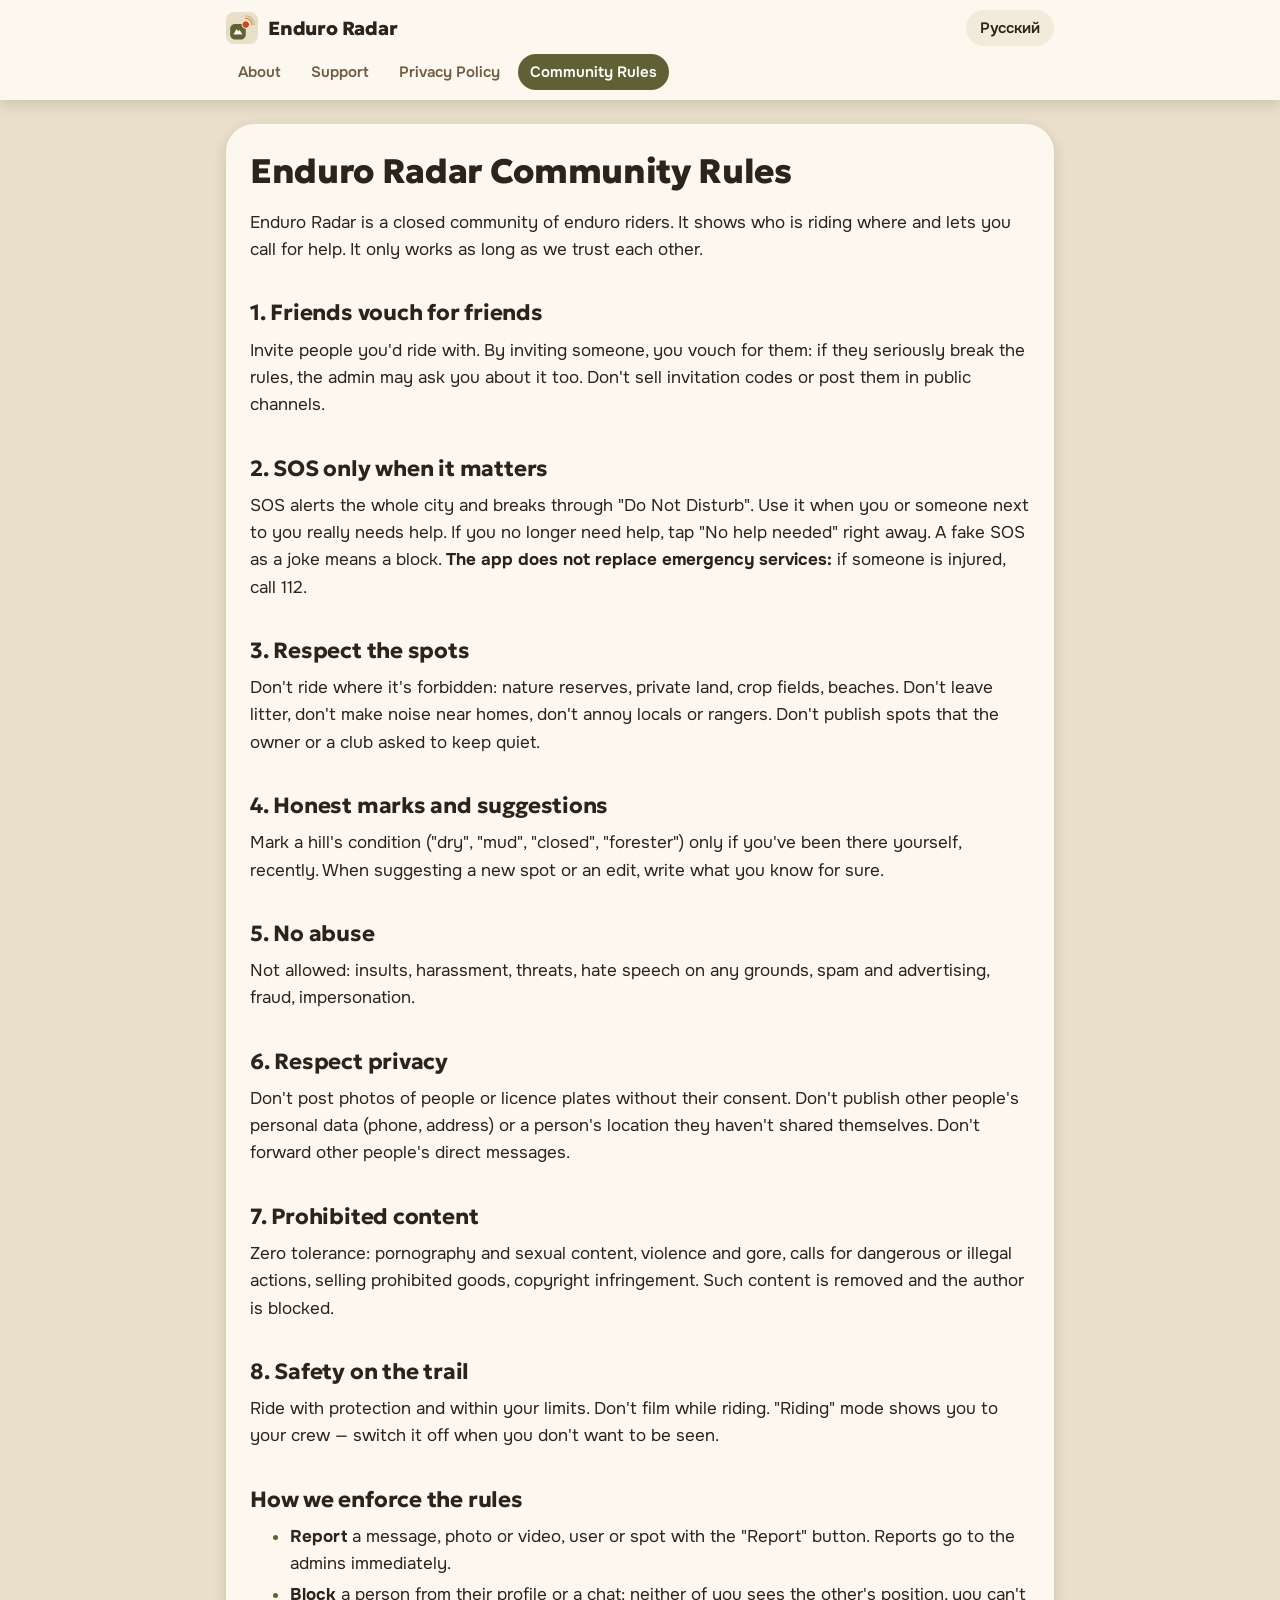
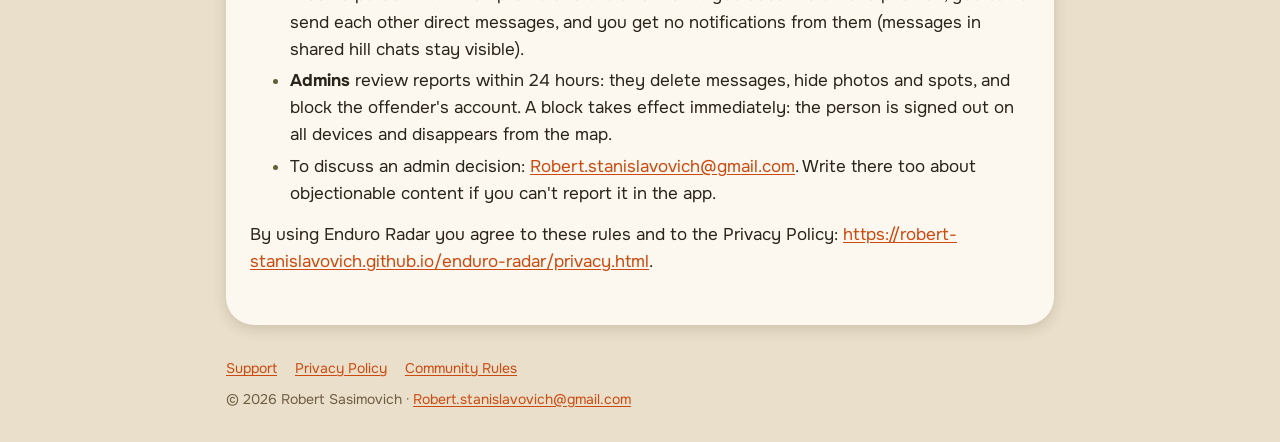
<file: enduro-radar/rules.html>
<!doctype html>
<html lang="en">
<head>
<meta charset="utf-8">
<meta name="viewport" content="width=device-width, initial-scale=1">
<title>Community Rules — Enduro Radar</title>
<meta name="description" content="Enduro Radar — a live map of enduro riders: who is riding where, hills, chats and SOS.">
<link rel="icon" href="icon.png">
<link rel="preconnect" href="https://fonts.googleapis.com">
<link rel="preconnect" href="https://fonts.gstatic.com" crossorigin>
<link rel="stylesheet" href="https://fonts.googleapis.com/css2?family=Geologica:wght@700;800&family=Onest:wght@400;500;600;700&display=swap">
<link rel="stylesheet" href="style.css">
</head>
<body>
<header class="top"><div class="wrap">
  <a class="brand" href="index.html"><img src="icon.png" alt="" width="32" height="32"><span>Enduro Radar</span></a>
  <a class="lang" href="ru/rules.html" hreflang="ru">Русский</a>
</div><nav class="wrap"><a href="index.html">About</a><a href="support.html">Support</a><a href="privacy.html">Privacy Policy</a><a href="rules.html" aria-current="page">Community Rules</a></nav></header>
<main class="wrap doc">
<h1>Enduro Radar Community Rules</h1>
<p>Enduro Radar is a closed community of enduro riders. It shows who is riding where and lets you call for help. It only works as long as we trust each other.</p>
<h2 id="friends-vouch-for-friends">1. Friends vouch for friends</h2>
<p>Invite people you'd ride with. By inviting someone, you vouch for them: if they seriously break the rules, the admin may ask you about it too. Don't sell invitation codes or post them in public channels.</p>
<h2 id="sos-only-when-it-matters">2. SOS only when it matters</h2>
<p>SOS alerts the whole city and breaks through &quot;Do Not Disturb&quot;. Use it when you or someone next to you really needs help. If you no longer need help, tap &quot;No help needed&quot; right away. A fake SOS as a joke means a block. <strong>The app does not replace emergency services:</strong> if someone is injured, call 112.</p>
<h2 id="respect-the-spots">3. Respect the spots</h2>
<p>Don't ride where it's forbidden: nature reserves, private land, crop fields, beaches. Don't leave litter, don't make noise near homes, don't annoy locals or rangers. Don't publish spots that the owner or a club asked to keep quiet.</p>
<h2 id="honest-marks-and-suggestions">4. Honest marks and suggestions</h2>
<p>Mark a hill's condition (&quot;dry&quot;, &quot;mud&quot;, &quot;closed&quot;, &quot;forester&quot;) only if you've been there yourself, recently. When suggesting a new spot or an edit, write what you know for sure.</p>
<h2 id="no-abuse">5. No abuse</h2>
<p>Not allowed: insults, harassment, threats, hate speech on any grounds, spam and advertising, fraud, impersonation.</p>
<h2 id="respect-privacy">6. Respect privacy</h2>
<p>Don't post photos of people or licence plates without their consent. Don't publish other people's personal data (phone, address) or a person's location they haven't shared themselves. Don't forward other people's direct messages.</p>
<h2 id="prohibited-content">7. Prohibited content</h2>
<p>Zero tolerance: pornography and sexual content, violence and gore, calls for dangerous or illegal actions, selling prohibited goods, copyright infringement. Such content is removed and the author is blocked.</p>
<h2 id="safety-on-the-trail">8. Safety on the trail</h2>
<p>Ride with protection and within your limits. Don't film while riding. &quot;Riding&quot; mode shows you to your crew — switch it off when you don't want to be seen.</p>
<h2 id="how-we-enforce-the-rules">How we enforce the rules</h2>
<ul><li><strong>Report</strong> a message, photo or video, user or spot with the &quot;Report&quot; button. Reports go to the admins immediately.</li><li><strong>Block</strong> a person from their profile or a chat: neither of you sees the other's position, you can't send each other direct messages, and you get no notifications from them (messages in shared hill chats stay visible).</li><li><strong>Admins</strong> review reports within 24 hours: they delete messages, hide photos and spots, and block the offender's account. A block takes effect immediately: the person is signed out on all devices and disappears from the map.</li><li>To discuss an admin decision: <a href="mailto:Robert.stanislavovich@gmail.com">Robert.stanislavovich@gmail.com</a>. Write there too about objectionable content if you can't report it in the app.</li></ul>
<p>By using Enduro Radar you agree to these rules and to the Privacy Policy: <a href="https://robert-stanislavovich.github.io/enduro-radar/privacy.html">https://robert-stanislavovich.github.io/enduro-radar/privacy.html</a>.</p>
</main>
<footer class="wrap">
  <a href="support.html">Support</a><a href="privacy.html">Privacy Policy</a><a href="rules.html">Community Rules</a>
  <span>© 2026 Robert Sasimovich · <a href="mailto:Robert.stanislavovich@gmail.com">Robert.stanislavovich@gmail.com</a></span>
</footer>
</body>
</html>
</file>
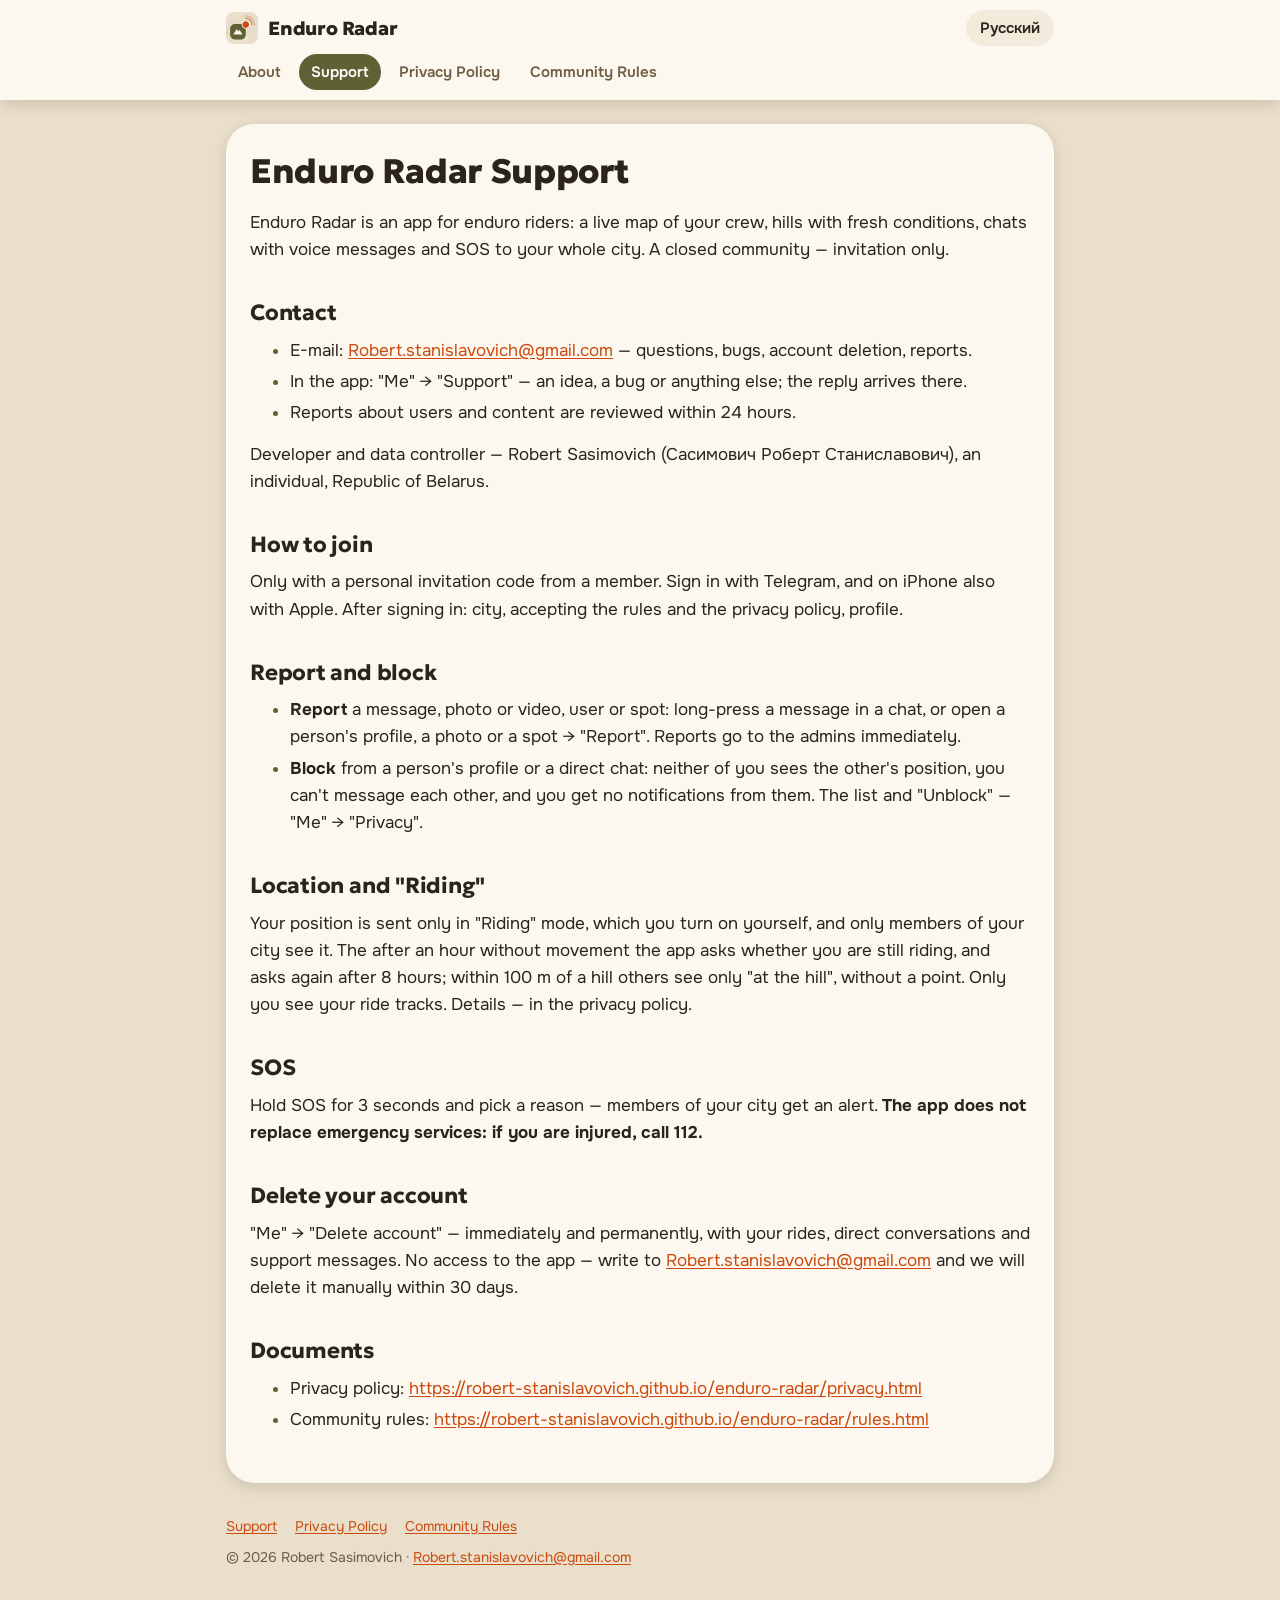
<file: enduro-radar/support.html>
<!doctype html>
<html lang="en">
<head>
<meta charset="utf-8">
<meta name="viewport" content="width=device-width, initial-scale=1">
<title>Support — Enduro Radar</title>
<meta name="description" content="Enduro Radar — a live map of enduro riders: who is riding where, hills, chats and SOS.">
<link rel="icon" href="icon.png">
<link rel="preconnect" href="https://fonts.googleapis.com">
<link rel="preconnect" href="https://fonts.gstatic.com" crossorigin>
<link rel="stylesheet" href="https://fonts.googleapis.com/css2?family=Geologica:wght@700;800&family=Onest:wght@400;500;600;700&display=swap">
<link rel="stylesheet" href="style.css">
</head>
<body>
<header class="top"><div class="wrap">
  <a class="brand" href="index.html"><img src="icon.png" alt="" width="32" height="32"><span>Enduro Radar</span></a>
  <a class="lang" href="ru/support.html" hreflang="ru">Русский</a>
</div><nav class="wrap"><a href="index.html">About</a><a href="support.html" aria-current="page">Support</a><a href="privacy.html">Privacy Policy</a><a href="rules.html">Community Rules</a></nav></header>
<main class="wrap doc">
<h1>Enduro Radar Support</h1>
<p>Enduro Radar is an app for enduro riders: a live map of your crew, hills with fresh conditions, chats with voice messages and SOS to your whole city. A closed community — invitation only.</p>
<h2 id="contact">Contact</h2>
<ul><li>E-mail: <a href="mailto:Robert.stanislavovich@gmail.com">Robert.stanislavovich@gmail.com</a> — questions, bugs, account deletion, reports.</li><li>In the app: &quot;Me&quot; → &quot;Support&quot; — an idea, a bug or anything else; the reply arrives there.</li><li>Reports about users and content are reviewed within 24 hours.</li></ul>
<p>Developer and data controller — Robert Sasimovich (Сасимович Роберт Станиславович), an individual, Republic of Belarus.</p>
<h2 id="how-to-join">How to join</h2>
<p>Only with a personal invitation code from a member. Sign in with Telegram, and on iPhone also with Apple. After signing in: city, accepting the rules and the privacy policy, profile.</p>
<h2 id="report-and-block">Report and block</h2>
<ul><li><strong>Report</strong> a message, photo or video, user or spot: long-press a message in a chat, or open a person's profile, a photo or a spot → &quot;Report&quot;. Reports go to the admins immediately.</li><li><strong>Block</strong> from a person's profile or a direct chat: neither of you sees the other's position, you can't message each other, and you get no notifications from them. The list and &quot;Unblock&quot; — &quot;Me&quot; → &quot;Privacy&quot;.</li></ul>
<h2 id="location-and-riding">Location and &quot;Riding&quot;</h2>
<p>Your position is sent only in &quot;Riding&quot; mode, which you turn on yourself, and only members of your city see it. The after an hour without movement the app asks whether you are still riding, and asks again after 8 hours; within 100 m of a hill others see only &quot;at the hill&quot;, without a point. Only you see your ride tracks. Details — in the privacy policy.</p>
<h2 id="sos">SOS</h2>
<p>Hold SOS for 3 seconds and pick a reason — members of your city get an alert. <strong>The app does not replace emergency services: if you are injured, call 112.</strong></p>
<h2 id="delete-your-account">Delete your account</h2>
<p>&quot;Me&quot; → &quot;Delete account&quot; — immediately and permanently, with your rides, direct conversations and support messages. No access to the app — write to <a href="mailto:Robert.stanislavovich@gmail.com">Robert.stanislavovich@gmail.com</a> and we will delete it manually within 30 days.</p>
<h2 id="documents">Documents</h2>
<ul><li>Privacy policy: <a href="https://robert-stanislavovich.github.io/enduro-radar/privacy.html">https://robert-stanislavovich.github.io/enduro-radar/privacy.html</a></li><li>Community rules: <a href="https://robert-stanislavovich.github.io/enduro-radar/rules.html">https://robert-stanislavovich.github.io/enduro-radar/rules.html</a></li></ul>
</main>
<footer class="wrap">
  <a href="support.html">Support</a><a href="privacy.html">Privacy Policy</a><a href="rules.html">Community Rules</a>
  <span>© 2026 Robert Sasimovich · <a href="mailto:Robert.stanislavovich@gmail.com">Robert.stanislavovich@gmail.com</a></span>
</footer>
</body>
</html>
</file>
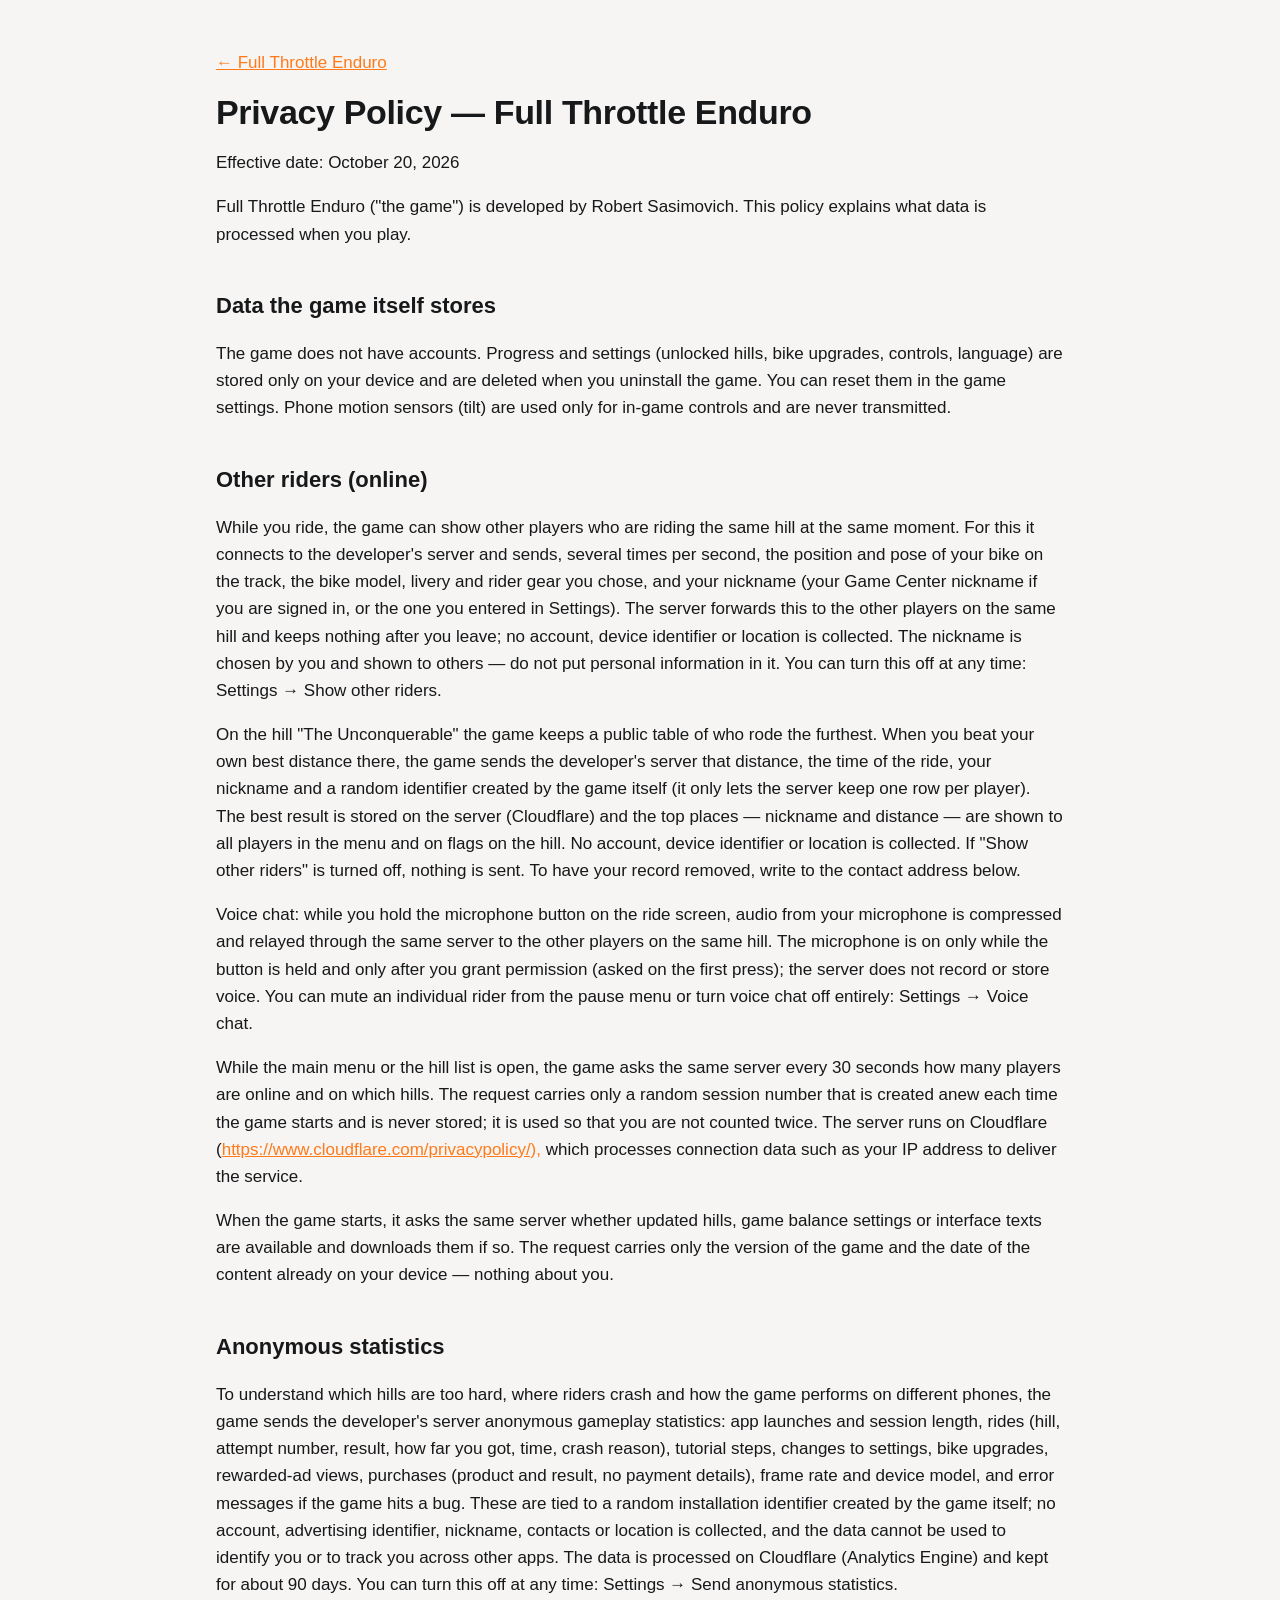
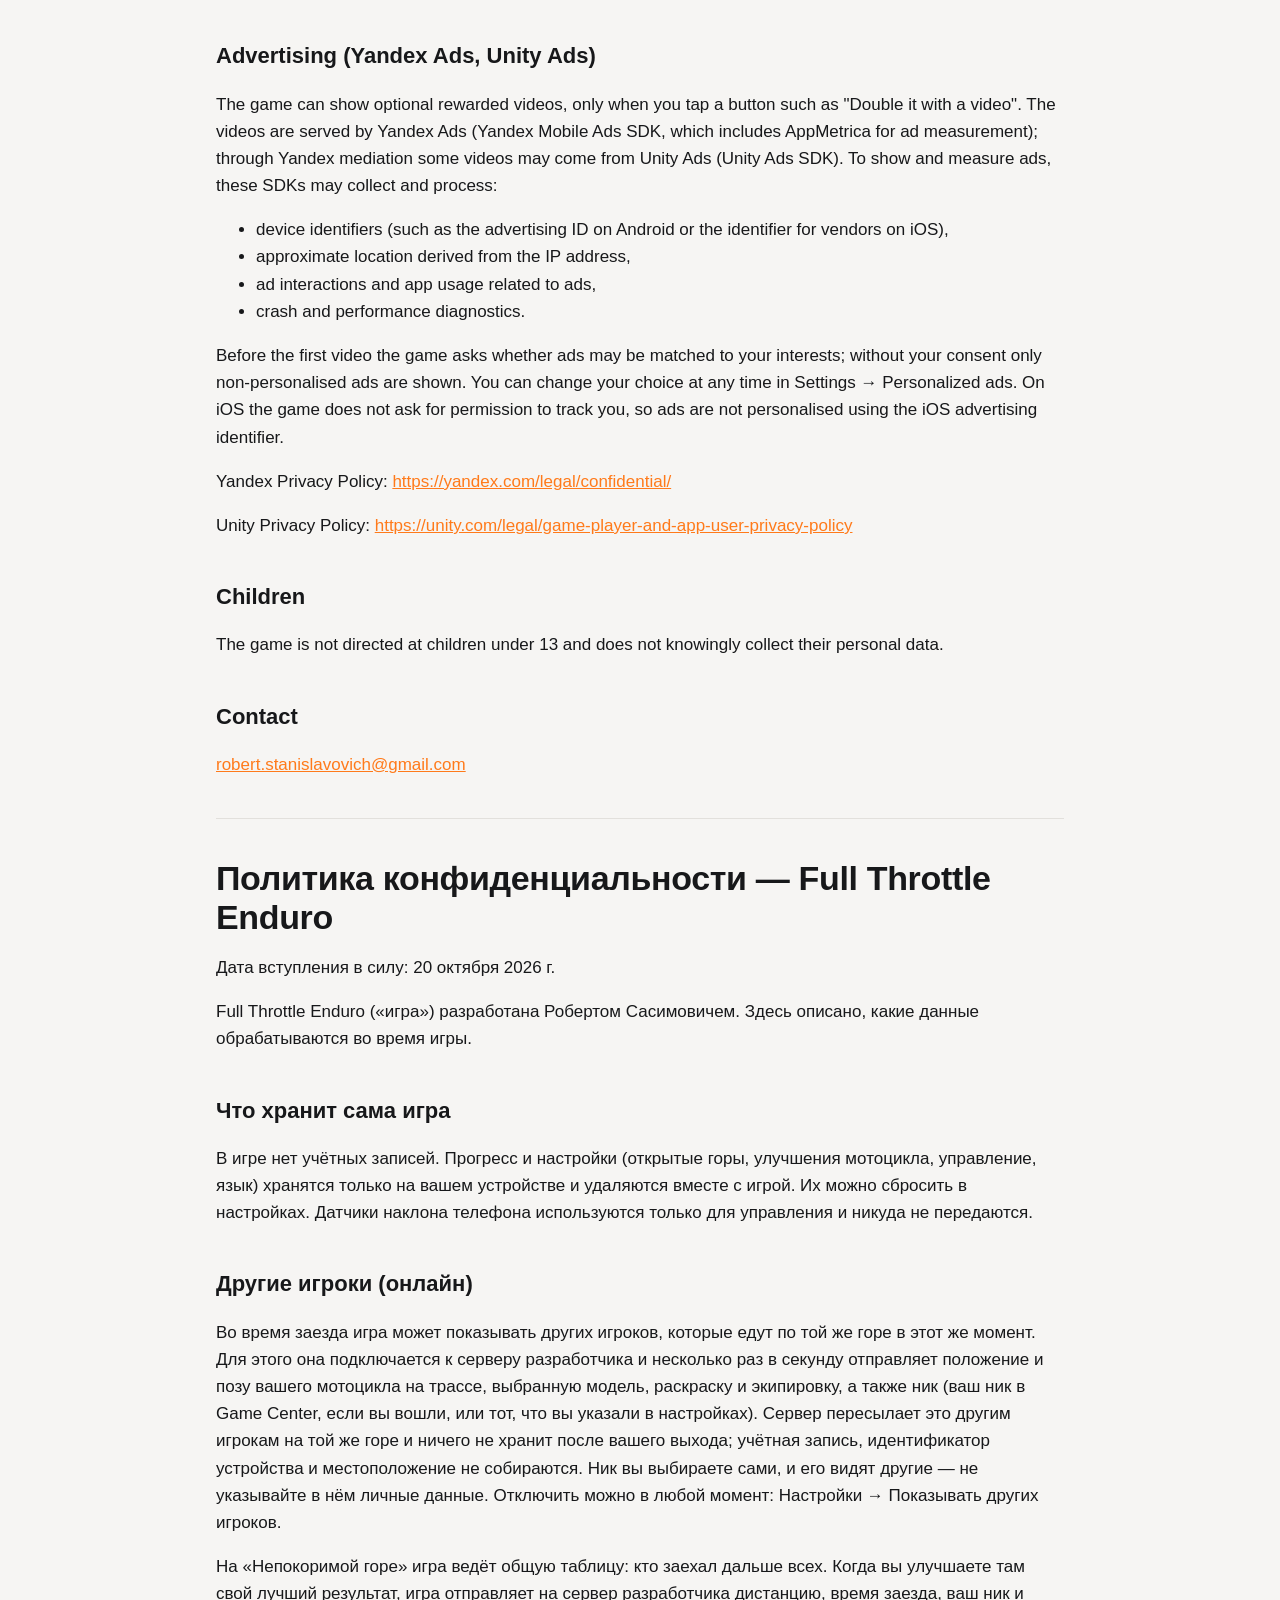
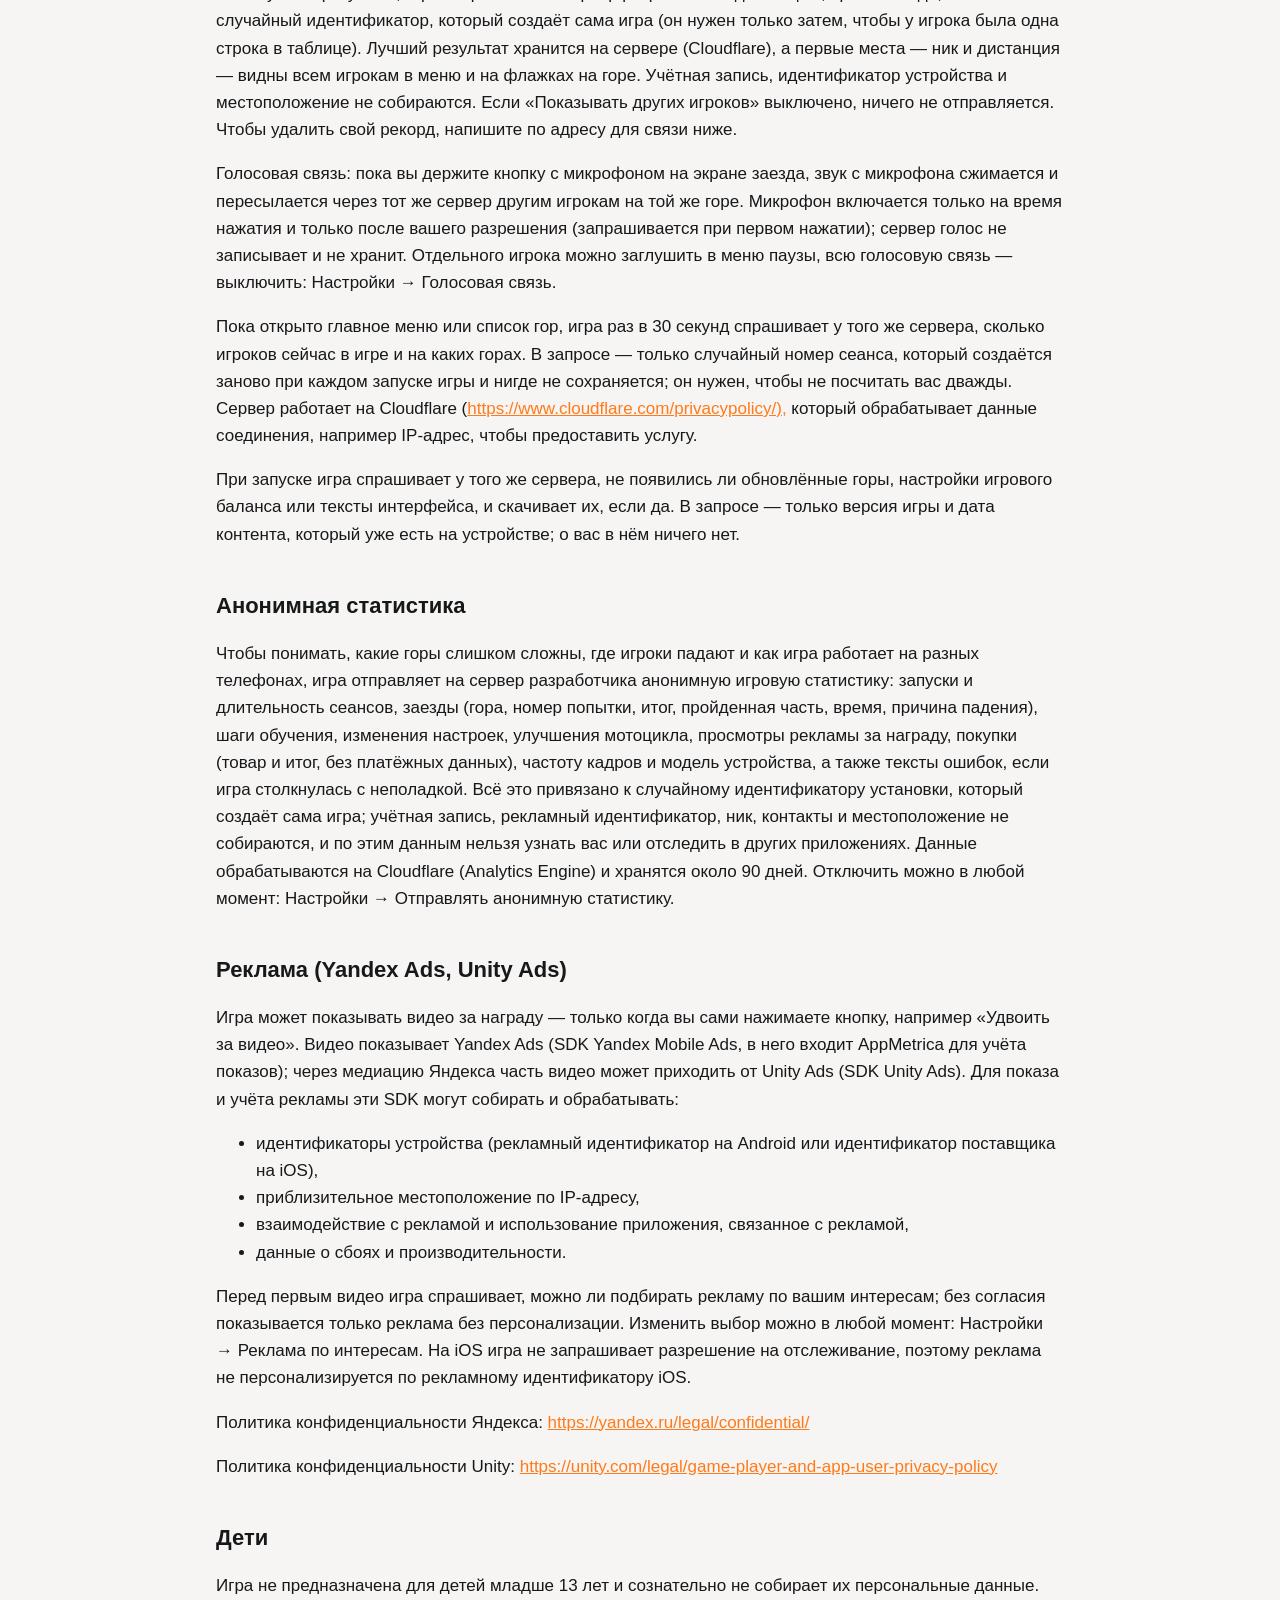
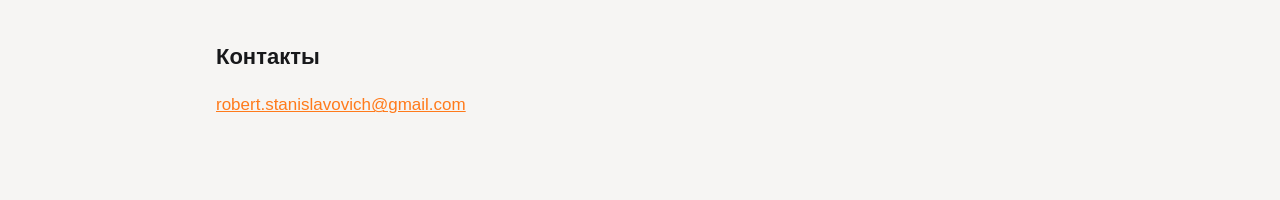
<file: full-throttle-enduro/privacy.html>
<!doctype html>
<html lang="en">
<head>
<meta charset="utf-8">
<meta name="viewport" content="width=device-width, initial-scale=1">
<title>Privacy Policy — Full Throttle Enduro</title>
<link rel="icon" href="icon.png">
<link rel="stylesheet" href="../assets/style.css">
</head>
<body>
<main>
<p><a href="index.html">← Full Throttle Enduro</a></p>
<h1>Privacy Policy — Full Throttle Enduro</h1>
<p>Effective date: October 20, 2026</p>
<p>Full Throttle Enduro (&quot;the game&quot;) is developed by Robert Sasimovich. This policy explains what data is processed when you play.</p>
<h2>Data the game itself stores</h2>
<p>The game does not have accounts. Progress and settings (unlocked hills, bike upgrades, controls, language) are stored only on your device and are deleted when you uninstall the game. You can reset them in the game settings. Phone motion sensors (tilt) are used only for in-game controls and are never transmitted.</p>
<h2>Other riders (online)</h2>
<p>While you ride, the game can show other players who are riding the same hill at the same moment. For this it connects to the developer&#x27;s server and sends, several times per second, the position and pose of your bike on the track, the bike model, livery and rider gear you chose, and your nickname (your Game Center nickname if you are signed in, or the one you entered in Settings). The server forwards this to the other players on the same hill and keeps nothing after you leave; no account, device identifier or location is collected. The nickname is chosen by you and shown to others — do not put personal information in it. You can turn this off at any time: Settings → Show other riders.</p>
<p>On the hill &quot;The Unconquerable&quot; the game keeps a public table of who rode the furthest. When you beat your own best distance there, the game sends the developer&#x27;s server that distance, the time of the ride, your nickname and a random identifier created by the game itself (it only lets the server keep one row per player). The best result is stored on the server (Cloudflare) and the top places — nickname and distance — are shown to all players in the menu and on flags on the hill. No account, device identifier or location is collected. If &quot;Show other riders&quot; is turned off, nothing is sent. To have your record removed, write to the contact address below.</p>
<p>Voice chat: while you hold the microphone button on the ride screen, audio from your microphone is compressed and relayed through the same server to the other players on the same hill. The microphone is on only while the button is held and only after you grant permission (asked on the first press); the server does not record or store voice. You can mute an individual rider from the pause menu or turn voice chat off entirely: Settings → Voice chat.</p>
<p>While the main menu or the hill list is open, the game asks the same server every 30 seconds how many players are online and on which hills. The request carries only a random session number that is created anew each time the game starts and is never stored; it is used so that you are not counted twice. The server runs on Cloudflare (<a href="https://www.cloudflare.com/privacypolicy/),">https://www.cloudflare.com/privacypolicy/),</a> which processes connection data such as your IP address to deliver the service.</p>
<p>When the game starts, it asks the same server whether updated hills, game balance settings or interface texts are available and downloads them if so. The request carries only the version of the game and the date of the content already on your device — nothing about you.</p>
<h2>Anonymous statistics</h2>
<p>To understand which hills are too hard, where riders crash and how the game performs on different phones, the game sends the developer&#x27;s server anonymous gameplay statistics: app launches and session length, rides (hill, attempt number, result, how far you got, time, crash reason), tutorial steps, changes to settings, bike upgrades, rewarded-ad views, purchases (product and result, no payment details), frame rate and device model, and error messages if the game hits a bug. These are tied to a random installation identifier created by the game itself; no account, advertising identifier, nickname, contacts or location is collected, and the data cannot be used to identify you or to track you across other apps. The data is processed on Cloudflare (Analytics Engine) and kept for about 90 days. You can turn this off at any time: Settings → Send anonymous statistics.</p>
<h2>Advertising (Yandex Ads, Unity Ads)</h2>
<p>The game can show optional rewarded videos, only when you tap a button such as &quot;Double it with a video&quot;. The videos are served by Yandex Ads (Yandex Mobile Ads SDK, which includes AppMetrica for ad measurement); through Yandex mediation some videos may come from Unity Ads (Unity Ads SDK). To show and measure ads, these SDKs may collect and process:</p>
<ul>
<li>device identifiers (such as the advertising ID on Android or the identifier for vendors on iOS),</li>
<li>approximate location derived from the IP address,</li>
<li>ad interactions and app usage related to ads,</li>
<li>crash and performance diagnostics.</li>
</ul>
<p>Before the first video the game asks whether ads may be matched to your interests; without your consent only non-personalised ads are shown. You can change your choice at any time in Settings → Personalized ads. On iOS the game does not ask for permission to track you, so ads are not personalised using the iOS advertising identifier.</p>
<p>Yandex Privacy Policy: <a href="https://yandex.com/legal/confidential/">https://yandex.com/legal/confidential/</a></p>
<p>Unity Privacy Policy: <a href="https://unity.com/legal/game-player-and-app-user-privacy-policy">https://unity.com/legal/game-player-and-app-user-privacy-policy</a></p>
<h2>Children</h2>
<p>The game is not directed at children under 13 and does not knowingly collect their personal data.</p>
<h2>Contact</h2>
<p><a href="mailto:robert.stanislavovich@gmail.com">robert.stanislavovich@gmail.com</a></p>
<hr style="border:0;border-top:1px solid var(--line);margin:40px 0">
<h1>Политика конфиденциальности — Full Throttle Enduro</h1>
<p>Дата вступления в силу: 20 октября 2026 г.</p>
<p>Full Throttle Enduro («игра») разработана Робертом Сасимовичем. Здесь описано, какие данные обрабатываются во время игры.</p>
<h2>Что хранит сама игра</h2>
<p>В игре нет учётных записей. Прогресс и настройки (открытые горы, улучшения мотоцикла, управление, язык) хранятся только на вашем устройстве и удаляются вместе с игрой. Их можно сбросить в настройках. Датчики наклона телефона используются только для управления и никуда не передаются.</p>
<h2>Другие игроки (онлайн)</h2>
<p>Во время заезда игра может показывать других игроков, которые едут по той же горе в этот же момент. Для этого она подключается к серверу разработчика и несколько раз в секунду отправляет положение и позу вашего мотоцикла на трассе, выбранную модель, раскраску и экипировку, а также ник (ваш ник в Game Center, если вы вошли, или тот, что вы указали в настройках). Сервер пересылает это другим игрокам на той же горе и ничего не хранит после вашего выхода; учётная запись, идентификатор устройства и местоположение не собираются. Ник вы выбираете сами, и его видят другие — не указывайте в нём личные данные. Отключить можно в любой момент: Настройки → Показывать других игроков.</p>
<p>На «Непокоримой горе» игра ведёт общую таблицу: кто заехал дальше всех. Когда вы улучшаете там свой лучший результат, игра отправляет на сервер разработчика дистанцию, время заезда, ваш ник и случайный идентификатор, который создаёт сама игра (он нужен только затем, чтобы у игрока была одна строка в таблице). Лучший результат хранится на сервере (Cloudflare), а первые места — ник и дистанция — видны всем игрокам в меню и на флажках на горе. Учётная запись, идентификатор устройства и местоположение не собираются. Если «Показывать других игроков» выключено, ничего не отправляется. Чтобы удалить свой рекорд, напишите по адресу для связи ниже.</p>
<p>Голосовая связь: пока вы держите кнопку с микрофоном на экране заезда, звук с микрофона сжимается и пересылается через тот же сервер другим игрокам на той же горе. Микрофон включается только на время нажатия и только после вашего разрешения (запрашивается при первом нажатии); сервер голос не записывает и не хранит. Отдельного игрока можно заглушить в меню паузы, всю голосовую связь — выключить: Настройки → Голосовая связь.</p>
<p>Пока открыто главное меню или список гор, игра раз в 30 секунд спрашивает у того же сервера, сколько игроков сейчас в игре и на каких горах. В запросе — только случайный номер сеанса, который создаётся заново при каждом запуске игры и нигде не сохраняется; он нужен, чтобы не посчитать вас дважды. Сервер работает на Cloudflare (<a href="https://www.cloudflare.com/privacypolicy/),">https://www.cloudflare.com/privacypolicy/),</a> который обрабатывает данные соединения, например IP-адрес, чтобы предоставить услугу.</p>
<p>При запуске игра спрашивает у того же сервера, не появились ли обновлённые горы, настройки игрового баланса или тексты интерфейса, и скачивает их, если да. В запросе — только версия игры и дата контента, который уже есть на устройстве; о вас в нём ничего нет.</p>
<h2>Анонимная статистика</h2>
<p>Чтобы понимать, какие горы слишком сложны, где игроки падают и как игра работает на разных телефонах, игра отправляет на сервер разработчика анонимную игровую статистику: запуски и длительность сеансов, заезды (гора, номер попытки, итог, пройденная часть, время, причина падения), шаги обучения, изменения настроек, улучшения мотоцикла, просмотры рекламы за награду, покупки (товар и итог, без платёжных данных), частоту кадров и модель устройства, а также тексты ошибок, если игра столкнулась с неполадкой. Всё это привязано к случайному идентификатору установки, который создаёт сама игра; учётная запись, рекламный идентификатор, ник, контакты и местоположение не собираются, и по этим данным нельзя узнать вас или отследить в других приложениях. Данные обрабатываются на Cloudflare (Analytics Engine) и хранятся около 90 дней. Отключить можно в любой момент: Настройки → Отправлять анонимную статистику.</p>
<h2>Реклама (Yandex Ads, Unity Ads)</h2>
<p>Игра может показывать видео за награду — только когда вы сами нажимаете кнопку, например «Удвоить за видео». Видео показывает Yandex Ads (SDK Yandex Mobile Ads, в него входит AppMetrica для учёта показов); через медиацию Яндекса часть видео может приходить от Unity Ads (SDK Unity Ads). Для показа и учёта рекламы эти SDK могут собирать и обрабатывать:</p>
<ul>
<li>идентификаторы устройства (рекламный идентификатор на Android или идентификатор поставщика на iOS),</li>
<li>приблизительное местоположение по IP-адресу,</li>
<li>взаимодействие с рекламой и использование приложения, связанное с рекламой,</li>
<li>данные о сбоях и производительности.</li>
</ul>
<p>Перед первым видео игра спрашивает, можно ли подбирать рекламу по вашим интересам; без согласия показывается только реклама без персонализации. Изменить выбор можно в любой момент: Настройки → Реклама по интересам. На iOS игра не запрашивает разрешение на отслеживание, поэтому реклама не персонализируется по рекламному идентификатору iOS.</p>
<p>Политика конфиденциальности Яндекса: <a href="https://yandex.ru/legal/confidential/">https://yandex.ru/legal/confidential/</a></p>
<p>Политика конфиденциальности Unity: <a href="https://unity.com/legal/game-player-and-app-user-privacy-policy">https://unity.com/legal/game-player-and-app-user-privacy-policy</a></p>
<h2>Дети</h2>
<p>Игра не предназначена для детей младше 13 лет и сознательно не собирает их персональные данные.</p>
<h2>Контакты</h2>
<p><a href="mailto:robert.stanislavovich@gmail.com">robert.stanislavovich@gmail.com</a></p>
</main>
</body>
</html>
</file>
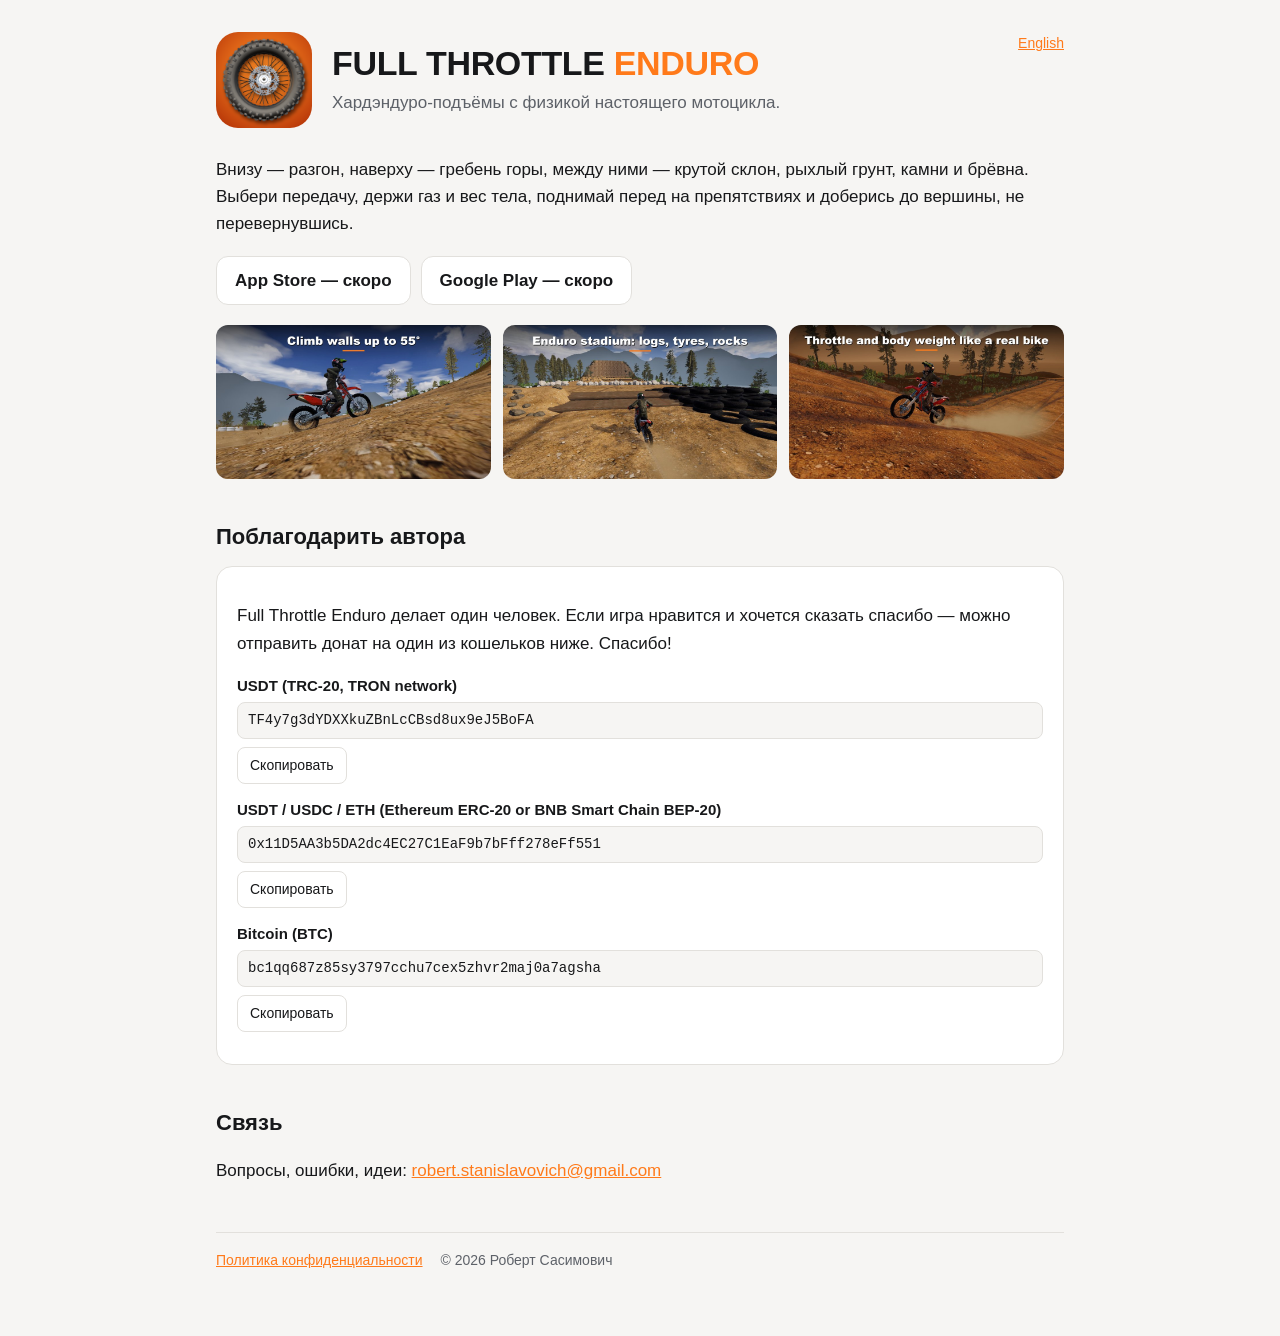
<file: full-throttle-enduro/ru.html>
<!doctype html>
<html lang="ru">
<head>
<meta charset="utf-8">
<meta name="viewport" content="width=device-width, initial-scale=1">
<title>Full Throttle Enduro</title>
<meta name="description" content="Хардэндуро-подъёмы для iPhone и Android: физика настоящего мотоцикла, газ, вес тела и техника.">
<link rel="icon" href="icon.png">
<link rel="stylesheet" href="../assets/style.css">
</head>
<body>
<main>
  <a class="lang" href="index.html">English</a>
  <header class="hero">
    <img src="icon.png" alt="Иконка Full Throttle Enduro">
    <div>
      <h1>FULL THROTTLE <span>ENDURO</span></h1>
      <p class="tagline">Хардэндуро-подъёмы с физикой настоящего мотоцикла.</p>
    </div>
  </header>

  <p>Внизу — разгон, наверху — гребень горы, между ними — крутой склон, рыхлый грунт, камни и брёвна.
  Выбери передачу, держи газ и вес тела, поднимай перед на препятствиях и доберись до вершины, не перевернувшись.</p>

  <div class="badges">
    <a href="#" aria-disabled="true">App Store — скоро</a>
    <a href="#" aria-disabled="true">Google Play — скоро</a>
  </div>

  <div class="shots">
    <img src="shot_01.jpg" alt="Подъём по стене 55°" loading="lazy">
    <img src="shot_02.jpg" alt="Эндуро-стадион с покрышками и брёвнами" loading="lazy">
    <img src="shot_04.jpg" alt="Подъём на закате" loading="lazy">
  </div>

  <h2>Поблагодарить автора</h2>
  <div class="card">
    <p>Full Throttle Enduro делает один человек. Если игра нравится и хочется сказать спасибо — можно отправить донат на один из кошельков ниже. Спасибо!</p>
    <div id="wallets"></div>
  </div>

  <h2>Связь</h2>
  <p>Вопросы, ошибки, идеи: <a href="mailto:robert.stanislavovich@gmail.com">robert.stanislavovich@gmail.com</a></p>

  <footer>
    <a href="privacy.html">Политика конфиденциальности</a>
    <span>© 2026 Роберт Сасимович</span>
  </footer>
</main>
<script src="../assets/wallets.js"></script>
</body>
</html>
</file>
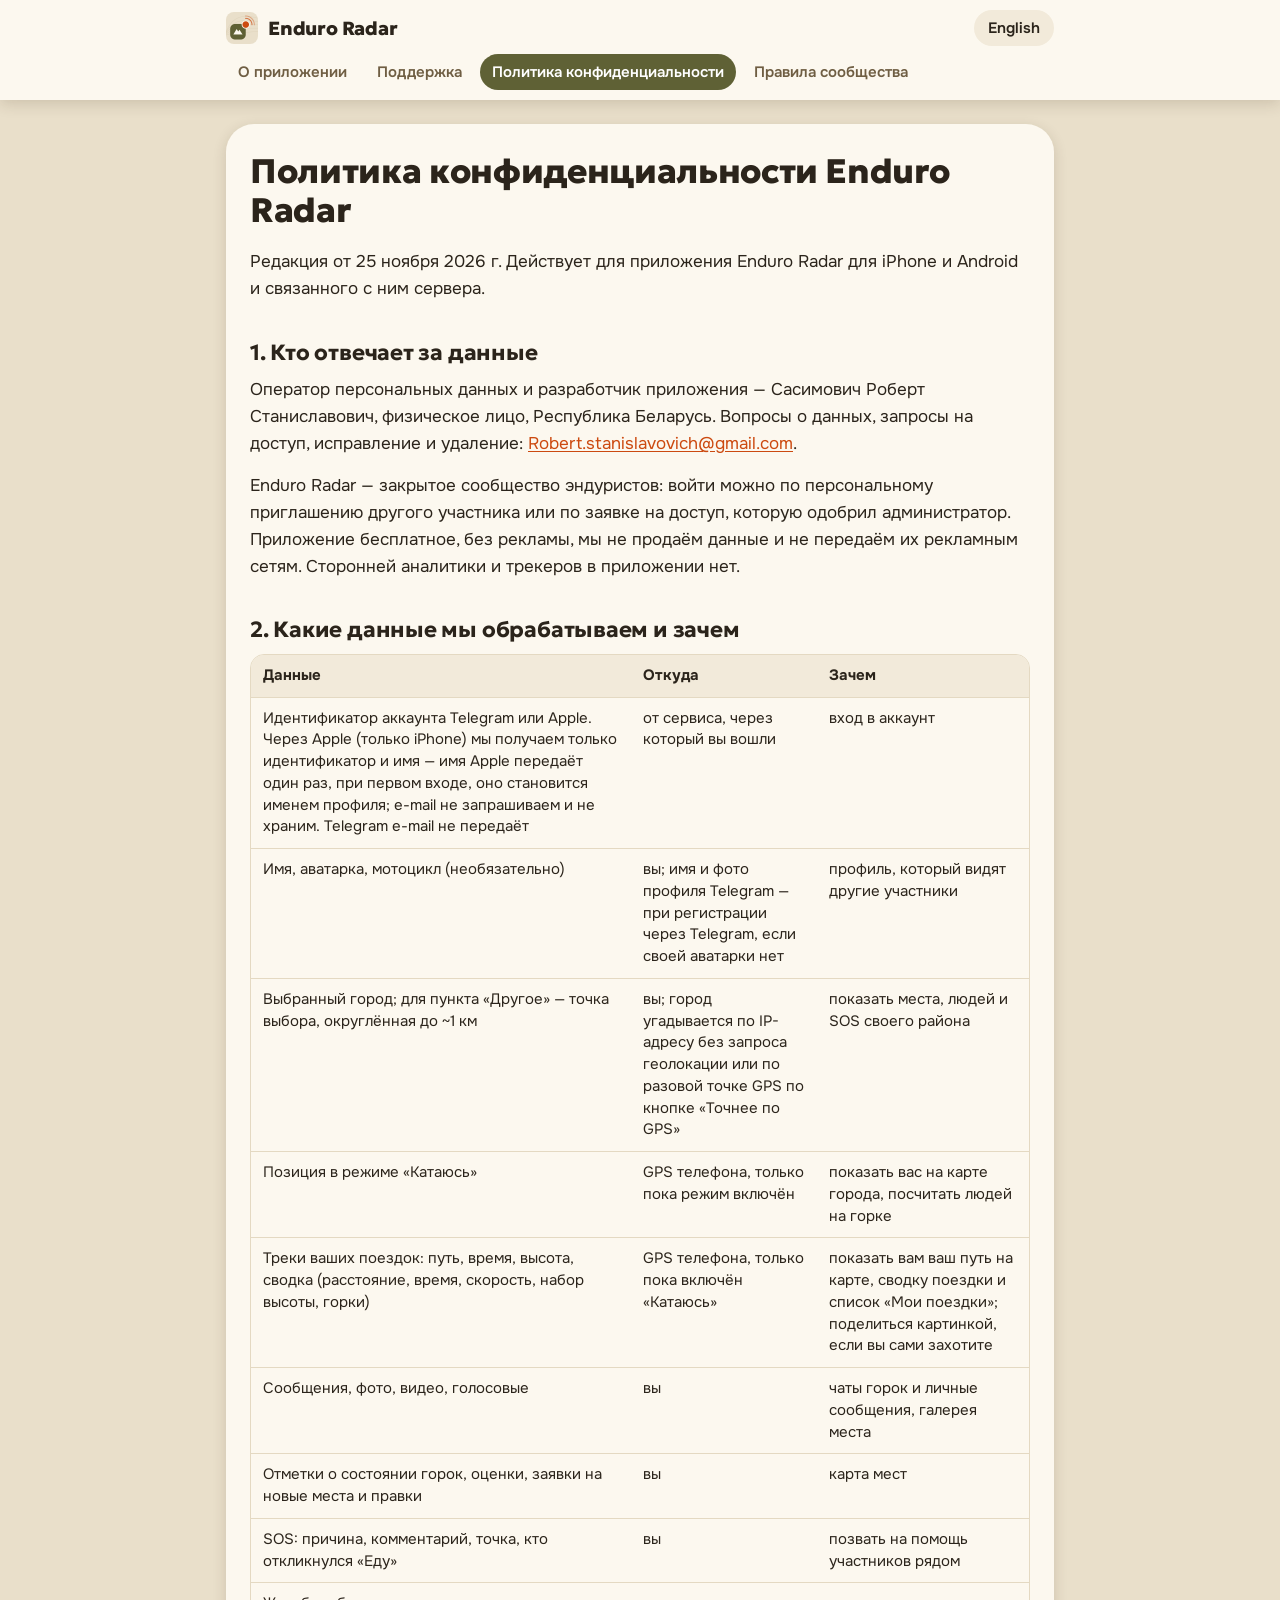
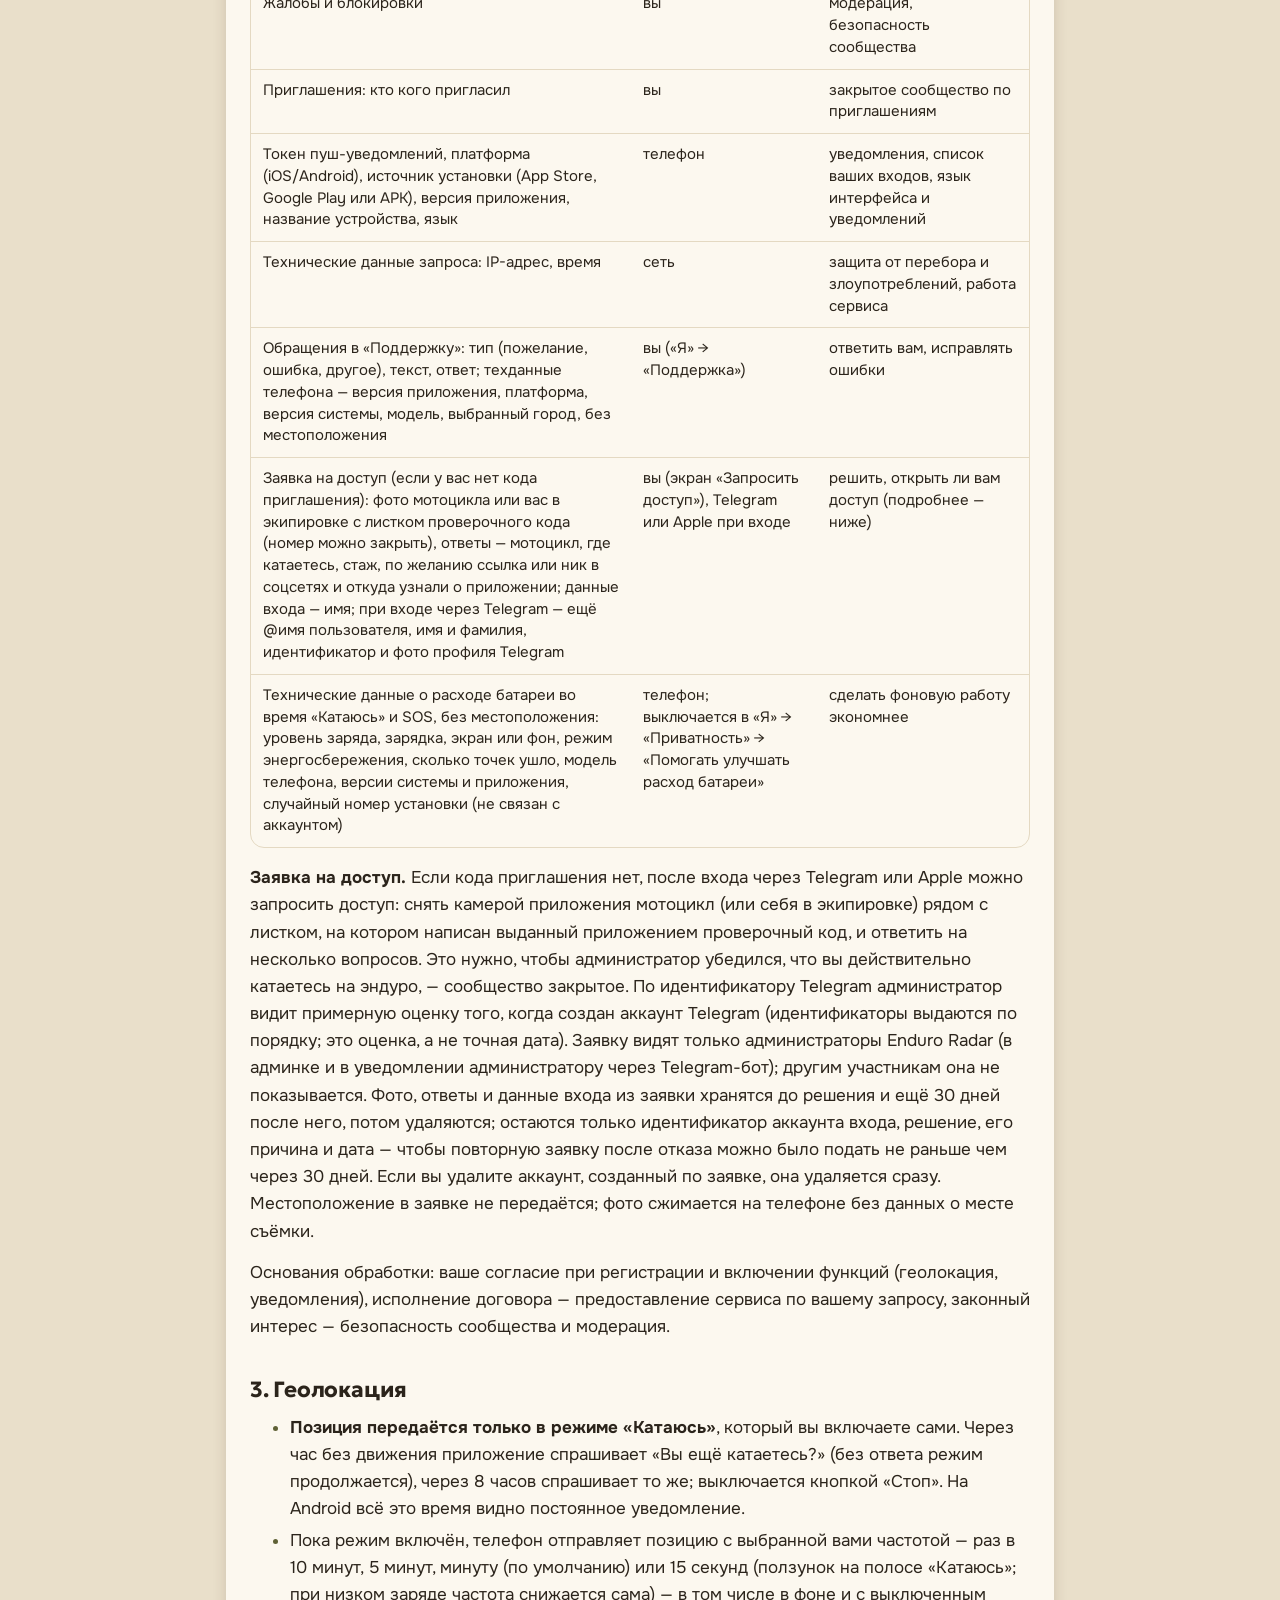
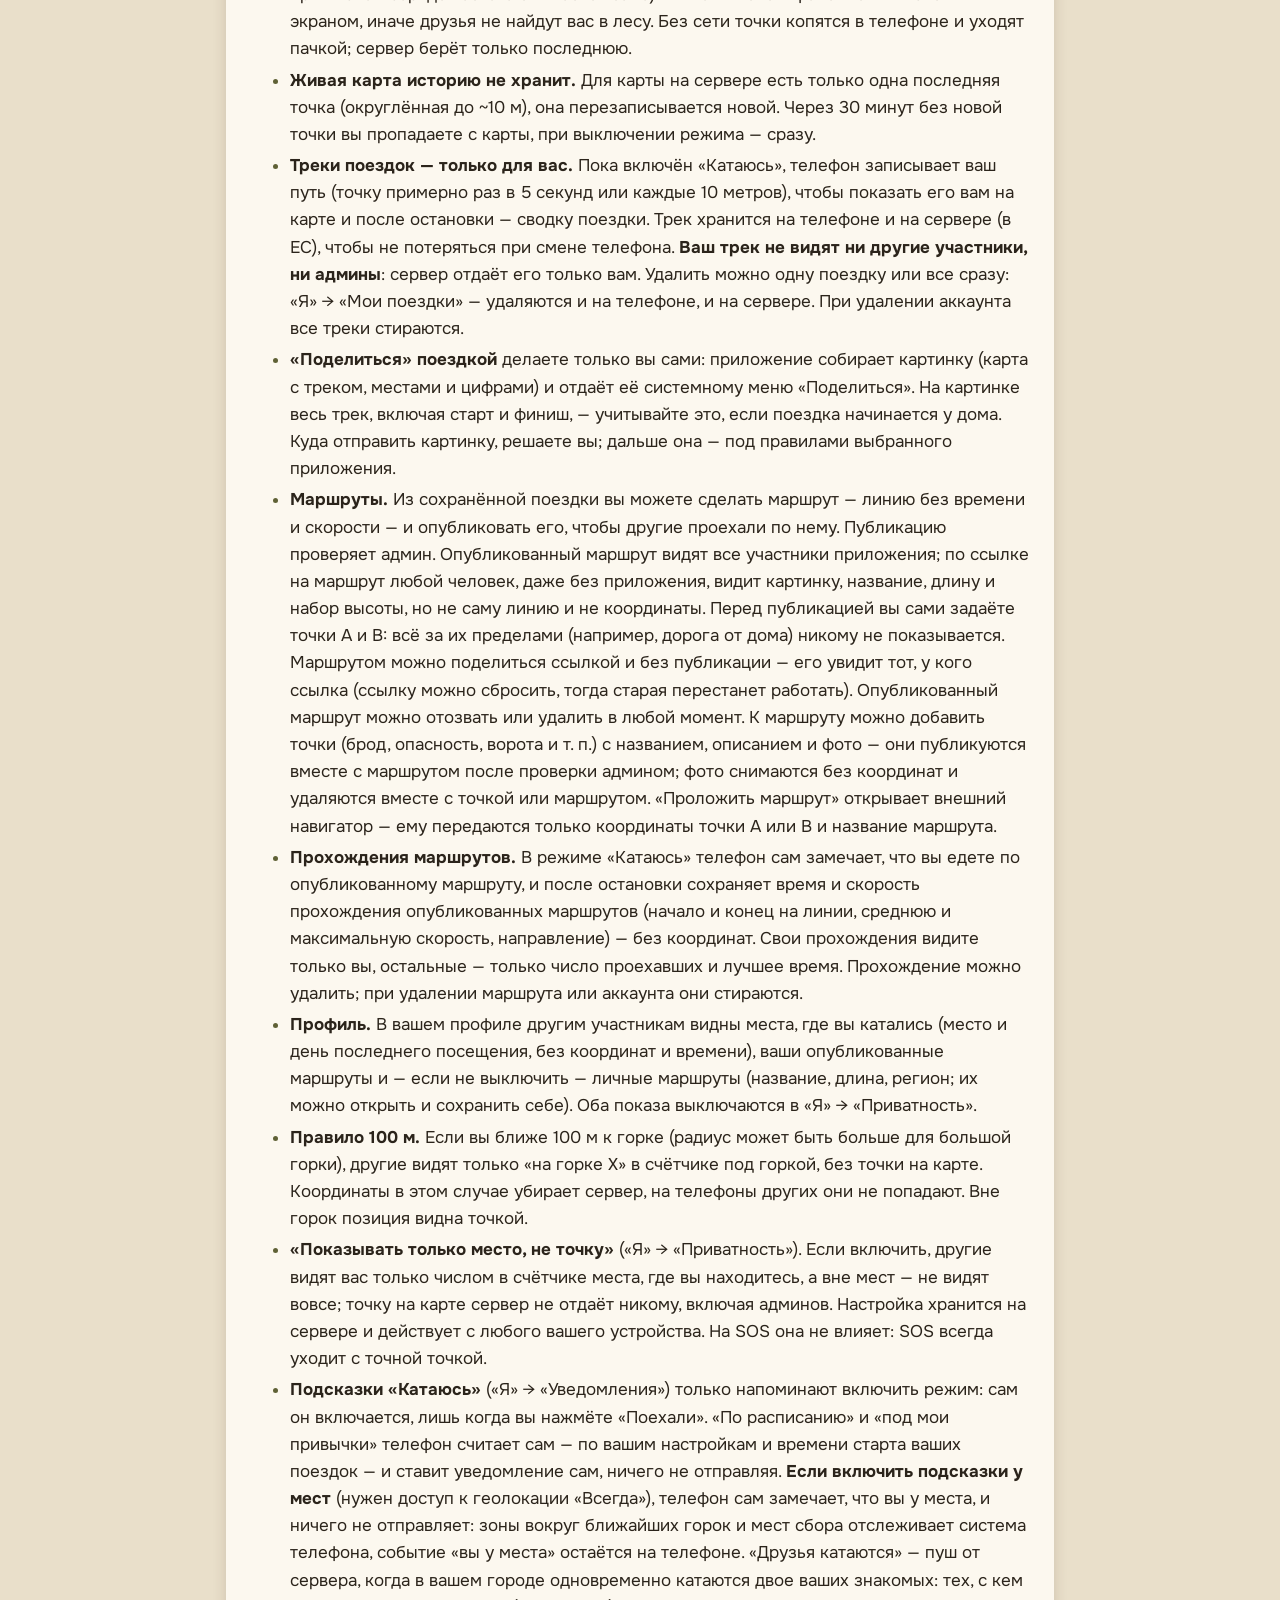
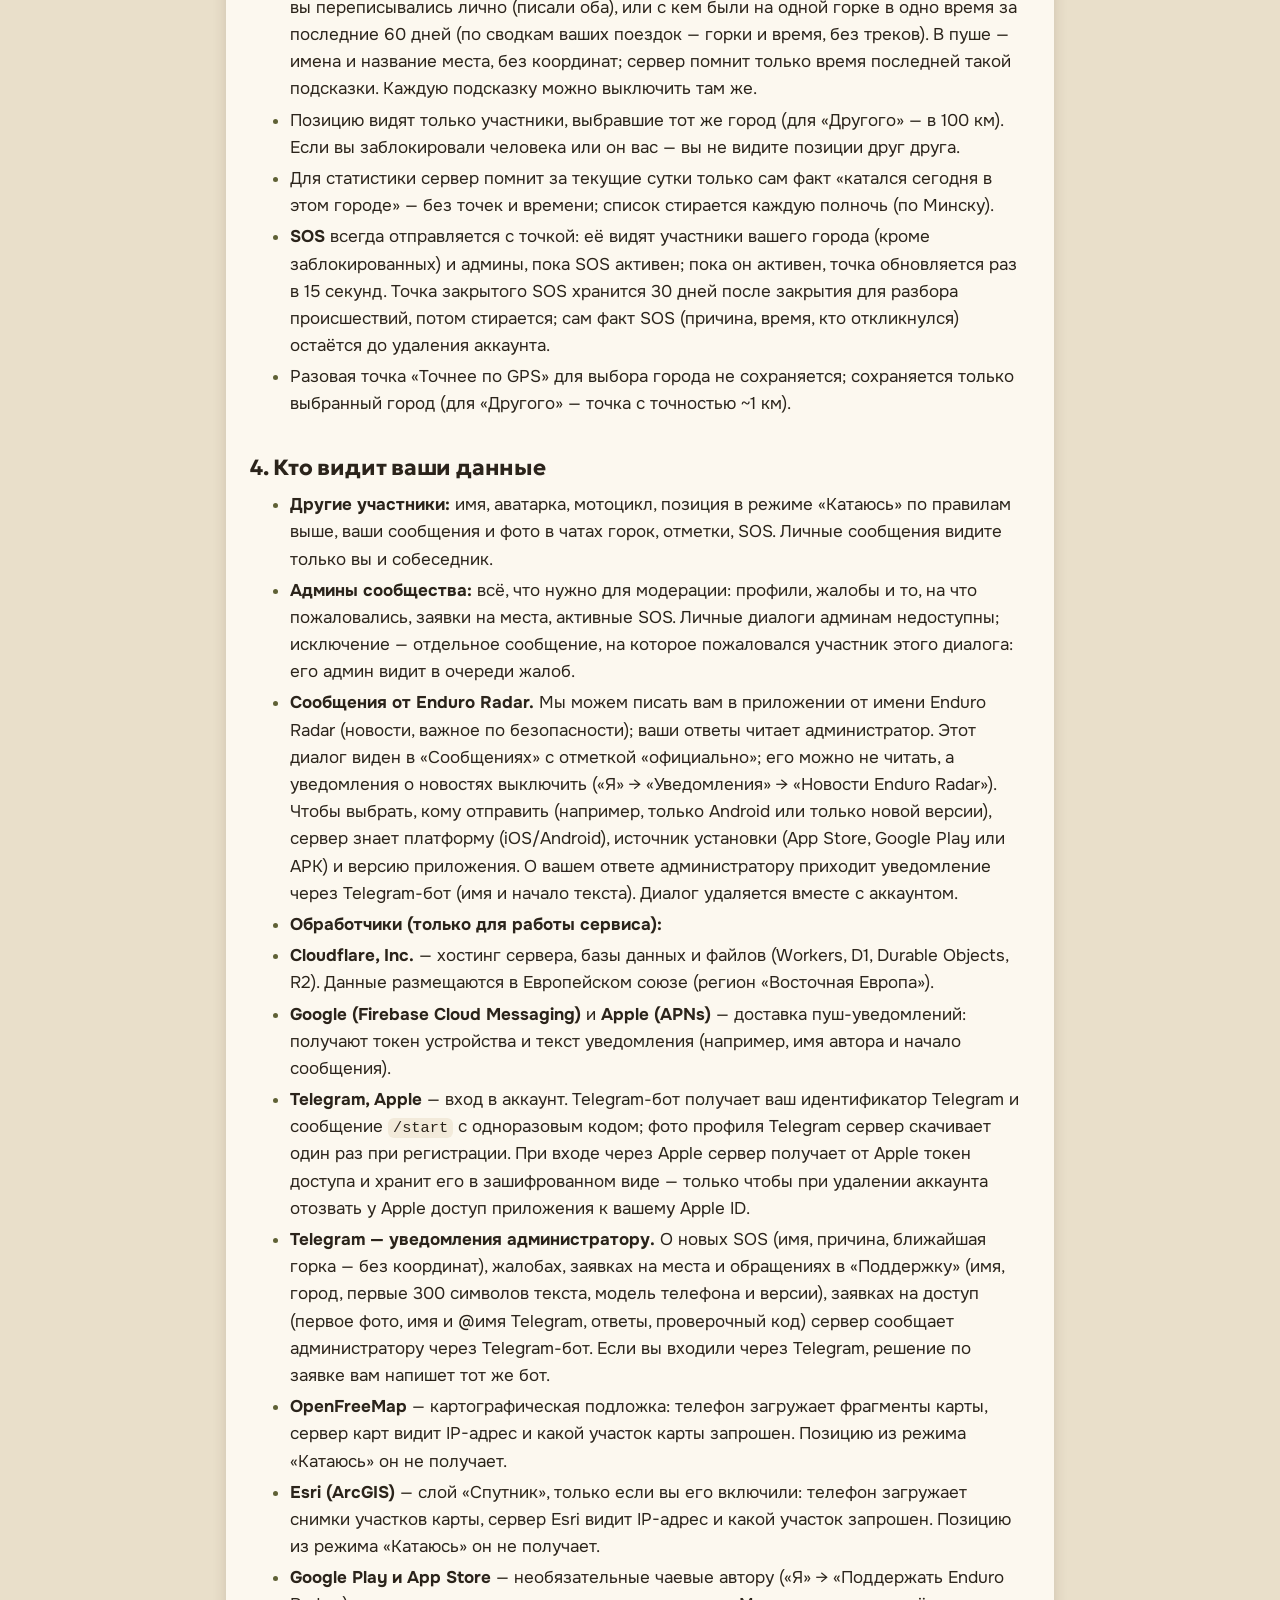
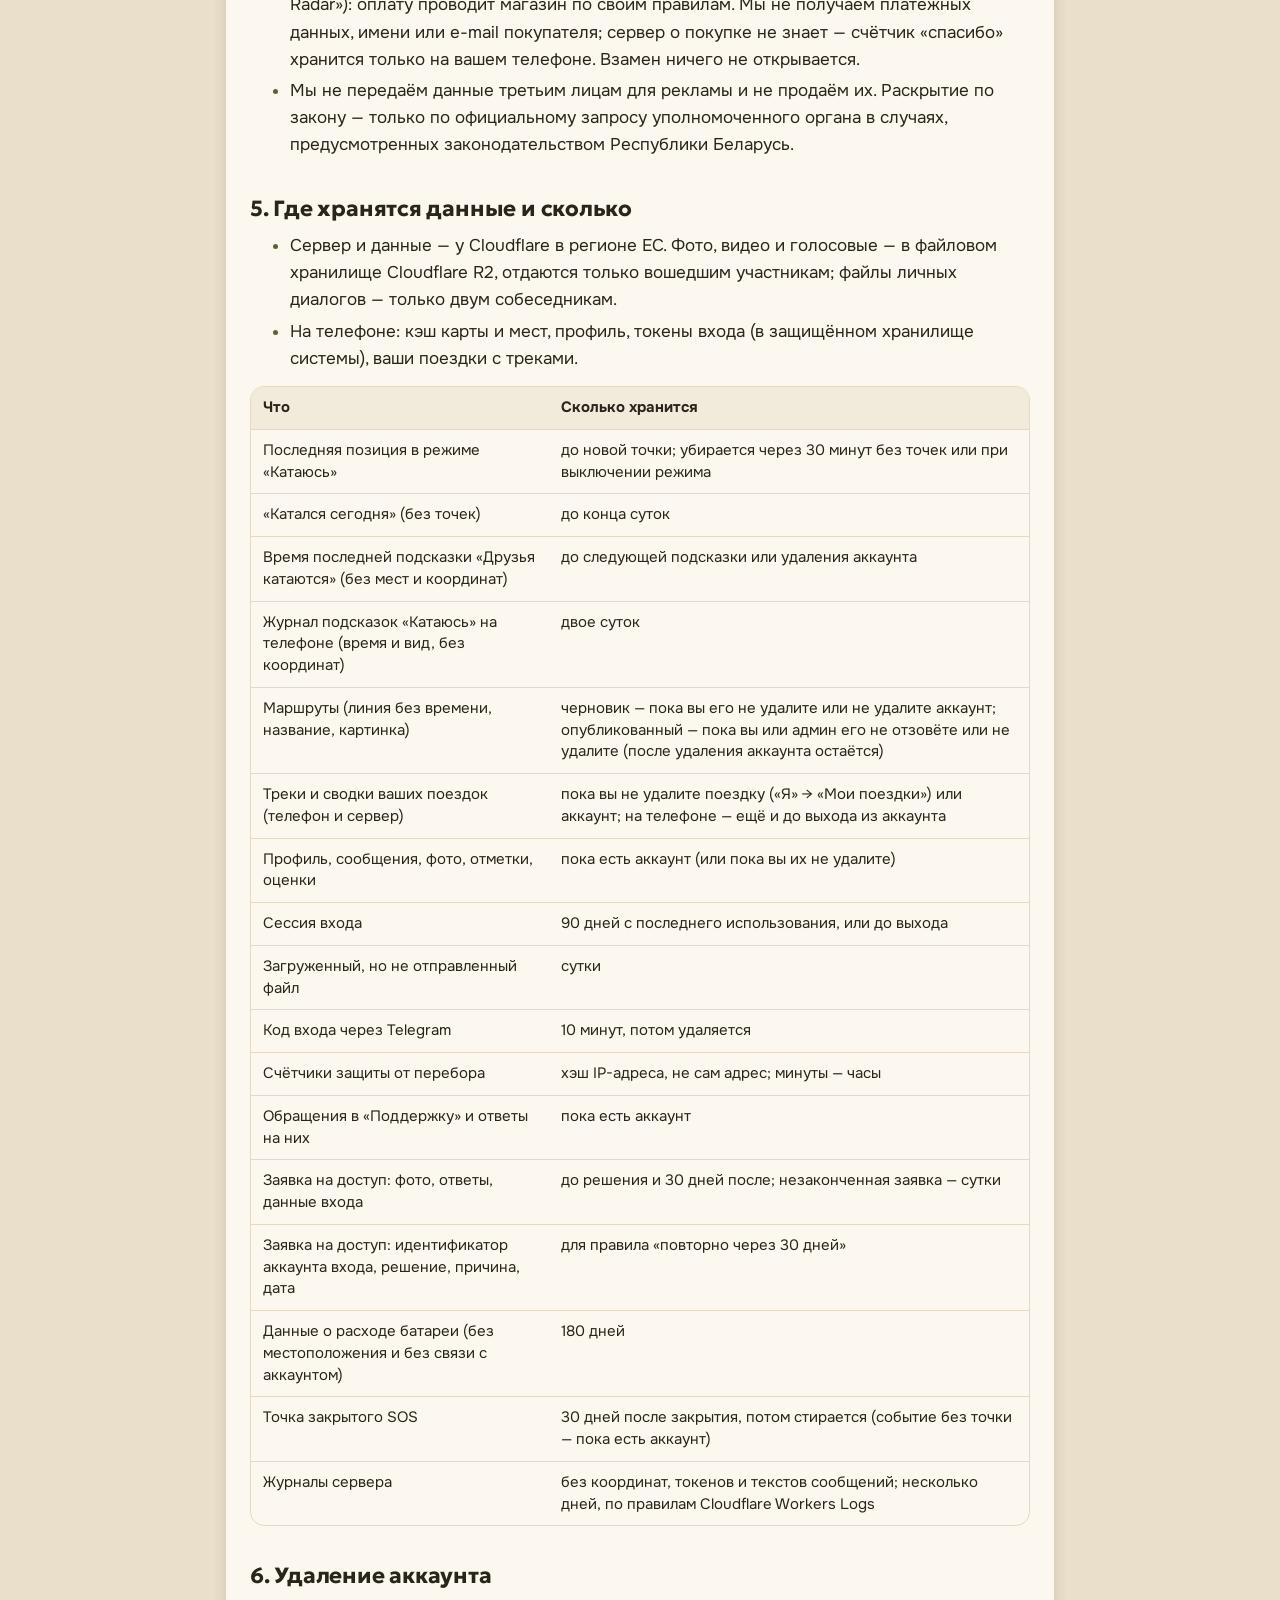
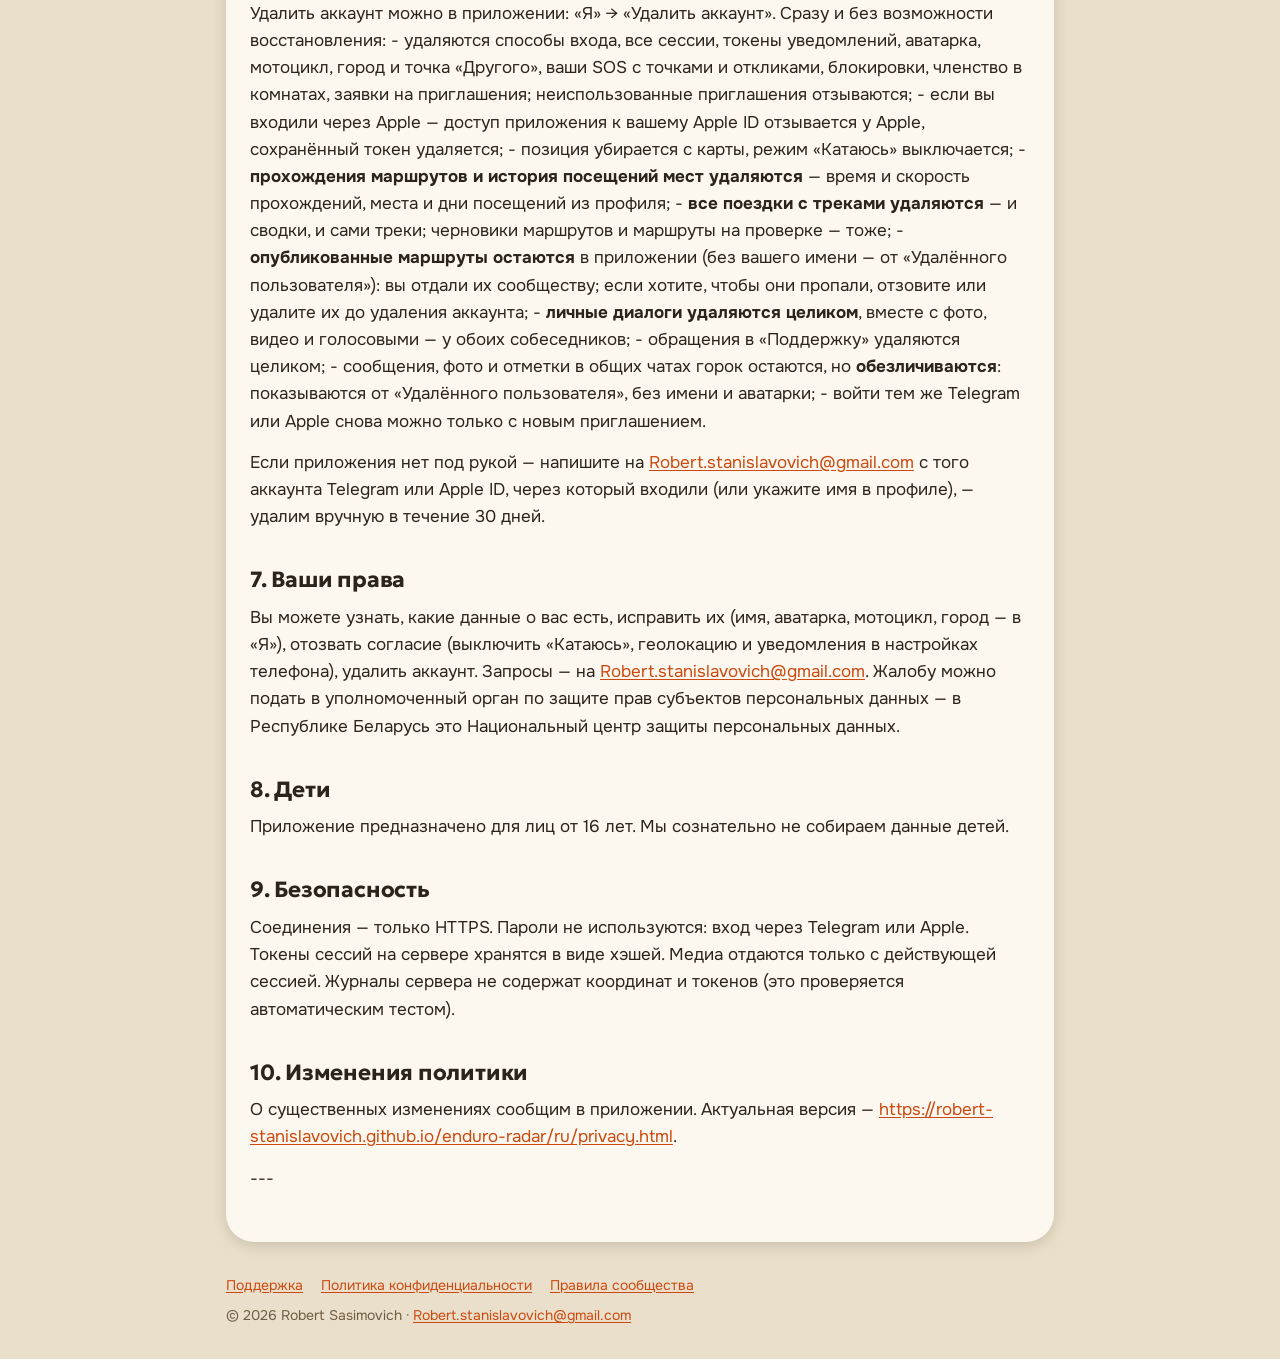
<file: enduro-radar/ru/privacy.html>
<!doctype html>
<html lang="ru">
<head>
<meta charset="utf-8">
<meta name="viewport" content="width=device-width, initial-scale=1">
<title>Политика конфиденциальности — Enduro Radar</title>
<meta name="description" content="Enduro Radar — живая карта эндуристов: кто где катается, горки, чаты и SOS.">
<link rel="icon" href="../icon.png">
<link rel="preconnect" href="https://fonts.googleapis.com">
<link rel="preconnect" href="https://fonts.gstatic.com" crossorigin>
<link rel="stylesheet" href="https://fonts.googleapis.com/css2?family=Geologica:wght@700;800&family=Onest:wght@400;500;600;700&display=swap">
<link rel="stylesheet" href="../style.css">
</head>
<body>
<header class="top"><div class="wrap">
  <a class="brand" href="index.html"><img src="../icon.png" alt="" width="32" height="32"><span>Enduro Radar</span></a>
  <a class="lang" href="../privacy.html" hreflang="en">English</a>
</div><nav class="wrap"><a href="index.html">О приложении</a><a href="support.html">Поддержка</a><a href="privacy.html" aria-current="page">Политика конфиденциальности</a><a href="rules.html">Правила сообщества</a></nav></header>
<main class="wrap doc">
<h1>Политика конфиденциальности Enduro Radar</h1>
<p>Редакция от 25 ноября 2026 г. Действует для приложения Enduro Radar для iPhone и Android и связанного с ним сервера.</p>
<h2 id="кто-отвечает-за-данные">1. Кто отвечает за данные</h2>
<p>Оператор персональных данных и разработчик приложения — Сасимович Роберт Станиславович, физическое лицо, Республика Беларусь. Вопросы о данных, запросы на доступ, исправление и удаление: <a href="mailto:Robert.stanislavovich@gmail.com">Robert.stanislavovich@gmail.com</a>.</p>
<p>Enduro Radar — закрытое сообщество эндуристов: войти можно по персональному приглашению другого участника или по заявке на доступ, которую одобрил администратор. Приложение бесплатное, без рекламы, мы не продаём данные и не передаём их рекламным сетям. Сторонней аналитики и трекеров в приложении нет.</p>
<h2 id="какие-данные-мы-обрабатываем-и-зачем">2. Какие данные мы обрабатываем и зачем</h2>
<div class="table"><table><thead><tr><th>Данные</th><th>Откуда</th><th>Зачем</th></tr></thead><tbody><tr><td>Идентификатор аккаунта Telegram или Apple. Через Apple (только iPhone) мы получаем только идентификатор и имя — имя Apple передаёт один раз, при первом входе, оно становится именем профиля; e-mail не запрашиваем и не храним. Telegram e-mail не передаёт</td><td>от сервиса, через который вы вошли</td><td>вход в аккаунт</td></tr><tr><td>Имя, аватарка, мотоцикл (необязательно)</td><td>вы; имя и фото профиля Telegram — при регистрации через Telegram, если своей аватарки нет</td><td>профиль, который видят другие участники</td></tr><tr><td>Выбранный город; для пункта «Другое» — точка выбора, округлённая до ~1 км</td><td>вы; город угадывается по IP-адресу без запроса геолокации или по разовой точке GPS по кнопке «Точнее по GPS»</td><td>показать места, людей и SOS своего района</td></tr><tr><td>Позиция в режиме «Катаюсь»</td><td>GPS телефона, только пока режим включён</td><td>показать вас на карте города, посчитать людей на горке</td></tr><tr><td>Треки ваших поездок: путь, время, высота, сводка (расстояние, время, скорость, набор высоты, горки)</td><td>GPS телефона, только пока включён «Катаюсь»</td><td>показать вам ваш путь на карте, сводку поездки и список «Мои поездки»; поделиться картинкой, если вы сами захотите</td></tr><tr><td>Сообщения, фото, видео, голосовые</td><td>вы</td><td>чаты горок и личные сообщения, галерея места</td></tr><tr><td>Отметки о состоянии горок, оценки, заявки на новые места и правки</td><td>вы</td><td>карта мест</td></tr><tr><td>SOS: причина, комментарий, точка, кто откликнулся «Еду»</td><td>вы</td><td>позвать на помощь участников рядом</td></tr><tr><td>Жалобы и блокировки</td><td>вы</td><td>модерация, безопасность сообщества</td></tr><tr><td>Приглашения: кто кого пригласил</td><td>вы</td><td>закрытое сообщество по приглашениям</td></tr><tr><td>Токен пуш-уведомлений, платформа (iOS/Android), источник установки (App Store, Google Play или APK), версия приложения, название устройства, язык</td><td>телефон</td><td>уведомления, список ваших входов, язык интерфейса и уведомлений</td></tr><tr><td>Технические данные запроса: IP-адрес, время</td><td>сеть</td><td>защита от перебора и злоупотреблений, работа сервиса</td></tr><tr><td>Обращения в «Поддержку»: тип (пожелание, ошибка, другое), текст, ответ; техданные телефона — версия приложения, платформа, версия системы, модель, выбранный город, без местоположения</td><td>вы («Я» → «Поддержка»)</td><td>ответить вам, исправлять ошибки</td></tr><tr><td>Заявка на доступ (если у вас нет кода приглашения): фото мотоцикла или вас в экипировке с листком проверочного кода (номер можно закрыть), ответы — мотоцикл, где катаетесь, стаж, по желанию ссылка или ник в соцсетях и откуда узнали о приложении; данные входа — имя; при входе через Telegram — ещё @имя пользователя, имя и фамилия, идентификатор и фото профиля Telegram</td><td>вы (экран «Запросить доступ»), Telegram или Apple при входе</td><td>решить, открыть ли вам доступ (подробнее — ниже)</td></tr><tr><td>Технические данные о расходе батареи во время «Катаюсь» и SOS, без местоположения: уровень заряда, зарядка, экран или фон, режим энергосбережения, сколько точек ушло, модель телефона, версии системы и приложения, случайный номер установки (не связан с аккаунтом)</td><td>телефон; выключается в «Я» → «Приватность» → «Помогать улучшать расход батареи»</td><td>сделать фоновую работу экономнее</td></tr></tbody></table></div>
<p><strong>Заявка на доступ.</strong> Если кода приглашения нет, после входа через Telegram или Apple можно запросить доступ: снять камерой приложения мотоцикл (или себя в экипировке) рядом с листком, на котором написан выданный приложением проверочный код, и ответить на несколько вопросов. Это нужно, чтобы администратор убедился, что вы действительно катаетесь на эндуро, — сообщество закрытое. По идентификатору Telegram администратор видит примерную оценку того, когда создан аккаунт Telegram (идентификаторы выдаются по порядку; это оценка, а не точная дата). Заявку видят только администраторы Enduro Radar (в админке и в уведомлении администратору через Telegram-бот); другим участникам она не показывается. Фото, ответы и данные входа из заявки хранятся до решения и ещё 30 дней после него, потом удаляются; остаются только идентификатор аккаунта входа, решение, его причина и дата — чтобы повторную заявку после отказа можно было подать не раньше чем через 30 дней. Если вы удалите аккаунт, созданный по заявке, она удаляется сразу. Местоположение в заявке не передаётся; фото сжимается на телефоне без данных о месте съёмки.</p>
<p>Основания обработки: ваше согласие при регистрации и включении функций (геолокация, уведомления), исполнение договора — предоставление сервиса по вашему запросу, законный интерес — безопасность сообщества и модерация.</p>
<h2 id="геолокация">3. Геолокация</h2>
<ul><li><strong>Позиция передаётся только в режиме «Катаюсь»</strong>, который вы включаете сами. Через час без движения приложение спрашивает «Вы ещё катаетесь?» (без ответа режим продолжается), через 8 часов спрашивает то же; выключается кнопкой «Стоп». На Android всё это время видно постоянное уведомление.</li><li>Пока режим включён, телефон отправляет позицию с выбранной вами частотой — раз в 10 минут, 5 минут, минуту (по умолчанию) или 15 секунд (ползунок на полосе «Катаюсь»; при низком заряде частота снижается сама) — в том числе в фоне и с выключенным экраном, иначе друзья не найдут вас в лесу. Без сети точки копятся в телефоне и уходят пачкой; сервер берёт только последнюю.</li><li><strong>Живая карта историю не хранит.</strong> Для карты на сервере есть только одна последняя точка (округлённая до ~10 м), она перезаписывается новой. Через 30 минут без новой точки вы пропадаете с карты, при выключении режима — сразу.</li><li><strong>Треки поездок — только для вас.</strong> Пока включён «Катаюсь», телефон записывает ваш путь (точку примерно раз в 5 секунд или каждые 10 метров), чтобы показать его вам на карте и после остановки — сводку поездки. Трек хранится на телефоне и на сервере (в ЕС), чтобы не потеряться при смене телефона. <strong>Ваш трек не видят ни другие участники, ни админы</strong>: сервер отдаёт его только вам. Удалить можно одну поездку или все сразу: «Я» → «Мои поездки» — удаляются и на телефоне, и на сервере. При удалении аккаунта все треки стираются.</li><li><strong>«Поделиться» поездкой</strong> делаете только вы сами: приложение собирает картинку (карта с треком, местами и цифрами) и отдаёт её системному меню «Поделиться». На картинке весь трек, включая старт и финиш, — учитывайте это, если поездка начинается у дома. Куда отправить картинку, решаете вы; дальше она — под правилами выбранного приложения.</li><li><strong>Маршруты.</strong> Из сохранённой поездки вы можете сделать маршрут — линию без времени и скорости — и опубликовать его, чтобы другие проехали по нему. Публикацию проверяет админ. Опубликованный маршрут видят все участники приложения; по ссылке на маршрут любой человек, даже без приложения, видит картинку, название, длину и набор высоты, но не саму линию и не координаты. Перед публикацией вы сами задаёте точки A и B: всё за их пределами (например, дорога от дома) никому не показывается. Маршрутом можно поделиться ссылкой и без публикации — его увидит тот, у кого ссылка (ссылку можно сбросить, тогда старая перестанет работать). Опубликованный маршрут можно отозвать или удалить в любой момент. К маршруту можно добавить точки (брод, опасность, ворота и т. п.) с названием, описанием и фото — они публикуются вместе с маршрутом после проверки админом; фото снимаются без координат и удаляются вместе с точкой или маршрутом. «Проложить маршрут» открывает внешний навигатор — ему передаются только координаты точки A или B и название маршрута.</li><li><strong>Прохождения маршрутов.</strong> В режиме «Катаюсь» телефон сам замечает, что вы едете по опубликованному маршруту, и после остановки сохраняет время и скорость прохождения опубликованных маршрутов (начало и конец на линии, среднюю и максимальную скорость, направление) — без координат. Свои прохождения видите только вы, остальные — только число проехавших и лучшее время. Прохождение можно удалить; при удалении маршрута или аккаунта они стираются.</li><li><strong>Профиль.</strong> В вашем профиле другим участникам видны места, где вы катались (место и день последнего посещения, без координат и времени), ваши опубликованные маршруты и — если не выключить — личные маршруты (название, длина, регион; их можно открыть и сохранить себе). Оба показа выключаются в «Я» → «Приватность».</li><li><strong>Правило 100 м.</strong> Если вы ближе 100 м к горке (радиус может быть больше для большой горки), другие видят только «на горке Х» в счётчике под горкой, без точки на карте. Координаты в этом случае убирает сервер, на телефоны других они не попадают. Вне горок позиция видна точкой.</li><li><strong>«Показывать только место, не точку»</strong> («Я» → «Приватность»). Если включить, другие видят вас только числом в счётчике места, где вы находитесь, а вне мест — не видят вовсе; точку на карте сервер не отдаёт никому, включая админов. Настройка хранится на сервере и действует с любого вашего устройства. На SOS она не влияет: SOS всегда уходит с точной точкой.</li><li><strong>Подсказки «Катаюсь»</strong> («Я» → «Уведомления») только напоминают включить режим: сам он включается, лишь когда вы нажмёте «Поехали». «По расписанию» и «под мои привычки» телефон считает сам — по вашим настройкам и времени старта ваших поездок — и ставит уведомление сам, ничего не отправляя. <strong>Если включить подсказки у мест</strong> (нужен доступ к геолокации «Всегда»), телефон сам замечает, что вы у места, и ничего не отправляет: зоны вокруг ближайших горок и мест сбора отслеживает система телефона, событие «вы у места» остаётся на телефоне. «Друзья катаются» — пуш от сервера, когда в вашем городе одновременно катаются двое ваших знакомых: тех, с кем вы переписывались лично (писали оба), или с кем были на одной горке в одно время за последние 60 дней (по сводкам ваших поездок — горки и время, без треков). В пуше — имена и название места, без координат; сервер помнит только время последней такой подсказки. Каждую подсказку можно выключить там же.</li><li>Позицию видят только участники, выбравшие тот же город (для «Другого» — в 100 км). Если вы заблокировали человека или он вас — вы не видите позиции друг друга.</li><li>Для статистики сервер помнит за текущие сутки только сам факт «катался сегодня в этом городе» — без точек и времени; список стирается каждую полночь (по Минску).</li><li><strong>SOS</strong> всегда отправляется с точкой: её видят участники вашего города (кроме заблокированных) и админы, пока SOS активен; пока он активен, точка обновляется раз в 15 секунд. Точка закрытого SOS хранится 30 дней после закрытия для разбора происшествий, потом стирается; сам факт SOS (причина, время, кто откликнулся) остаётся до удаления аккаунта.</li><li>Разовая точка «Точнее по GPS» для выбора города не сохраняется; сохраняется только выбранный город (для «Другого» — точка с точностью ~1 км).</li></ul>
<h2 id="кто-видит-ваши-данные">4. Кто видит ваши данные</h2>
<ul><li><strong>Другие участники:</strong> имя, аватарка, мотоцикл, позиция в режиме «Катаюсь» по правилам выше, ваши сообщения и фото в чатах горок, отметки, SOS. Личные сообщения видите только вы и собеседник.</li><li><strong>Админы сообщества:</strong> всё, что нужно для модерации: профили, жалобы и то, на что пожаловались, заявки на места, активные SOS. Личные диалоги админам недоступны; исключение — отдельное сообщение, на которое пожаловался участник этого диалога: его админ видит в очереди жалоб.</li><li><strong>Сообщения от Enduro Radar.</strong> Мы можем писать вам в приложении от имени Enduro Radar (новости, важное по безопасности); ваши ответы читает администратор. Этот диалог виден в «Сообщениях» с отметкой «официально»; его можно не читать, а уведомления о новостях выключить («Я» → «Уведомления» → «Новости Enduro Radar»). Чтобы выбрать, кому отправить (например, только Android или только новой версии), сервер знает платформу (iOS/Android), источник установки (App Store, Google Play или APK) и версию приложения. О вашем ответе администратору приходит уведомление через Telegram-бот (имя и начало текста). Диалог удаляется вместе с аккаунтом.</li><li><strong>Обработчики (только для работы сервиса):</strong></li><li><strong>Cloudflare, Inc.</strong> — хостинг сервера, базы данных и файлов (Workers, D1, Durable Objects, R2). Данные размещаются в Европейском союзе (регион «Восточная Европа»).</li><li><strong>Google (Firebase Cloud Messaging)</strong> и <strong>Apple (APNs)</strong> — доставка пуш-уведомлений: получают токен устройства и текст уведомления (например, имя автора и начало сообщения).</li><li><strong>Telegram, Apple</strong> — вход в аккаунт. Telegram-бот получает ваш идентификатор Telegram и сообщение <code>/start</code> с одноразовым кодом; фото профиля Telegram сервер скачивает один раз при регистрации. При входе через Apple сервер получает от Apple токен доступа и хранит его в зашифрованном виде — только чтобы при удалении аккаунта отозвать у Apple доступ приложения к вашему Apple ID.</li><li><strong>Telegram — уведомления администратору.</strong> О новых SOS (имя, причина, ближайшая горка — без координат), жалобах, заявках на места и обращениях в «Поддержку» (имя, город, первые 300 символов текста, модель телефона и версии), заявках на доступ (первое фото, имя и @имя Telegram, ответы, проверочный код) сервер сообщает администратору через Telegram-бот. Если вы входили через Telegram, решение по заявке вам напишет тот же бот.</li><li><strong>OpenFreeMap</strong> — картографическая подложка: телефон загружает фрагменты карты, сервер карт видит IP-адрес и какой участок карты запрошен. Позицию из режима «Катаюсь» он не получает.</li><li><strong>Esri (ArcGIS)</strong> — слой «Спутник», только если вы его включили: телефон загружает снимки участков карты, сервер Esri видит IP-адрес и какой участок запрошен. Позицию из режима «Катаюсь» он не получает.</li><li><strong>Google Play и App Store</strong> — необязательные чаевые автору («Я» → «Поддержать Enduro Radar»): оплату проводит магазин по своим правилам. Мы не получаем платёжных данных, имени или e-mail покупателя; сервер о покупке не знает — счётчик «спасибо» хранится только на вашем телефоне. Взамен ничего не открывается.</li><li>Мы не передаём данные третьим лицам для рекламы и не продаём их. Раскрытие по закону — только по официальному запросу уполномоченного органа в случаях, предусмотренных законодательством Республики Беларусь.</li></ul>
<h2 id="где-хранятся-данные-и-сколько">5. Где хранятся данные и сколько</h2>
<ul><li>Сервер и данные — у Cloudflare в регионе ЕС. Фото, видео и голосовые — в файловом хранилище Cloudflare R2, отдаются только вошедшим участникам; файлы личных диалогов — только двум собеседникам.</li><li>На телефоне: кэш карты и мест, профиль, токены входа (в защищённом хранилище системы), ваши поездки с треками.</li></ul>
<div class="table"><table><thead><tr><th>Что</th><th>Сколько хранится</th></tr></thead><tbody><tr><td>Последняя позиция в режиме «Катаюсь»</td><td>до новой точки; убирается через 30 минут без точек или при выключении режима</td></tr><tr><td>«Катался сегодня» (без точек)</td><td>до конца суток</td></tr><tr><td>Время последней подсказки «Друзья катаются» (без мест и координат)</td><td>до следующей подсказки или удаления аккаунта</td></tr><tr><td>Журнал подсказок «Катаюсь» на телефоне (время и вид, без координат)</td><td>двое суток</td></tr><tr><td>Маршруты (линия без времени, название, картинка)</td><td>черновик — пока вы его не удалите или не удалите аккаунт; опубликованный — пока вы или админ его не отзовёте или не удалите (после удаления аккаунта остаётся)</td></tr><tr><td>Треки и сводки ваших поездок (телефон и сервер)</td><td>пока вы не удалите поездку («Я» → «Мои поездки») или аккаунт; на телефоне — ещё и до выхода из аккаунта</td></tr><tr><td>Профиль, сообщения, фото, отметки, оценки</td><td>пока есть аккаунт (или пока вы их не удалите)</td></tr><tr><td>Сессия входа</td><td>90 дней с последнего использования, или до выхода</td></tr><tr><td>Загруженный, но не отправленный файл</td><td>сутки</td></tr><tr><td>Код входа через Telegram</td><td>10 минут, потом удаляется</td></tr><tr><td>Счётчики защиты от перебора</td><td>хэш IP-адреса, не сам адрес; минуты — часы</td></tr><tr><td>Обращения в «Поддержку» и ответы на них</td><td>пока есть аккаунт</td></tr><tr><td>Заявка на доступ: фото, ответы, данные входа</td><td>до решения и 30 дней после; незаконченная заявка — сутки</td></tr><tr><td>Заявка на доступ: идентификатор аккаунта входа, решение, причина, дата</td><td>для правила «повторно через 30 дней»</td></tr><tr><td>Данные о расходе батареи (без местоположения и без связи с аккаунтом)</td><td>180 дней</td></tr><tr><td>Точка закрытого SOS</td><td>30 дней после закрытия, потом стирается (событие без точки — пока есть аккаунт)</td></tr><tr><td>Журналы сервера</td><td>без координат, токенов и текстов сообщений; несколько дней, по правилам Cloudflare Workers Logs</td></tr></tbody></table></div>
<h2 id="удаление-аккаунта">6. Удаление аккаунта</h2>
<p>Удалить аккаунт можно в приложении: «Я» → «Удалить аккаунт». Сразу и без возможности восстановления: - удаляются способы входа, все сессии, токены уведомлений, аватарка, мотоцикл, город и точка «Другого», ваши SOS с точками и откликами, блокировки, членство в комнатах, заявки на приглашения; неиспользованные приглашения отзываются; - если вы входили через Apple — доступ приложения к вашему Apple ID отзывается у Apple, сохранённый токен удаляется; - позиция убирается с карты, режим «Катаюсь» выключается; - <strong>прохождения маршрутов и история посещений мест удаляются</strong> — время и скорость прохождений, места и дни посещений из профиля; - <strong>все поездки с треками удаляются</strong> — и сводки, и сами треки; черновики маршрутов и маршруты на проверке — тоже; - <strong>опубликованные маршруты остаются</strong> в приложении (без вашего имени — от «Удалённого пользователя»): вы отдали их сообществу; если хотите, чтобы они пропали, отзовите или удалите их до удаления аккаунта; - <strong>личные диалоги удаляются целиком</strong>, вместе с фото, видео и голосовыми — у обоих собеседников; - обращения в «Поддержку» удаляются целиком; - сообщения, фото и отметки в общих чатах горок остаются, но <strong>обезличиваются</strong>: показываются от «Удалённого пользователя», без имени и аватарки; - войти тем же Telegram или Apple снова можно только с новым приглашением.</p>
<p>Если приложения нет под рукой — напишите на <a href="mailto:Robert.stanislavovich@gmail.com">Robert.stanislavovich@gmail.com</a> с того аккаунта Telegram или Apple ID, через который входили (или укажите имя в профиле), — удалим вручную в течение 30 дней.</p>
<h2 id="ваши-права">7. Ваши права</h2>
<p>Вы можете узнать, какие данные о вас есть, исправить их (имя, аватарка, мотоцикл, город — в «Я»), отозвать согласие (выключить «Катаюсь», геолокацию и уведомления в настройках телефона), удалить аккаунт. Запросы — на <a href="mailto:Robert.stanislavovich@gmail.com">Robert.stanislavovich@gmail.com</a>. Жалобу можно подать в уполномоченный орган по защите прав субъектов персональных данных — в Республике Беларусь это Национальный центр защиты персональных данных.</p>
<h2 id="дети">8. Дети</h2>
<p>Приложение предназначено для лиц от 16 лет. Мы сознательно не собираем данные детей.</p>
<h2 id="безопасность">9. Безопасность</h2>
<p>Соединения — только HTTPS. Пароли не используются: вход через Telegram или Apple. Токены сессий на сервере хранятся в виде хэшей. Медиа отдаются только с действующей сессией. Журналы сервера не содержат координат и токенов (это проверяется автоматическим тестом).</p>
<h2 id="изменения-политики">10. Изменения политики</h2>
<p>О существенных изменениях сообщим в приложении. Актуальная версия — <a href="https://robert-stanislavovich.github.io/enduro-radar/ru/privacy.html">https://robert-stanislavovich.github.io/enduro-radar/ru/privacy.html</a>.</p>
<p>---</p>
</main>
<footer class="wrap">
  <a href="support.html">Поддержка</a><a href="privacy.html">Политика конфиденциальности</a><a href="rules.html">Правила сообщества</a>
  <span>© 2026 Robert Sasimovich · <a href="mailto:Robert.stanislavovich@gmail.com">Robert.stanislavovich@gmail.com</a></span>
</footer>
</body>
</html>
</file>
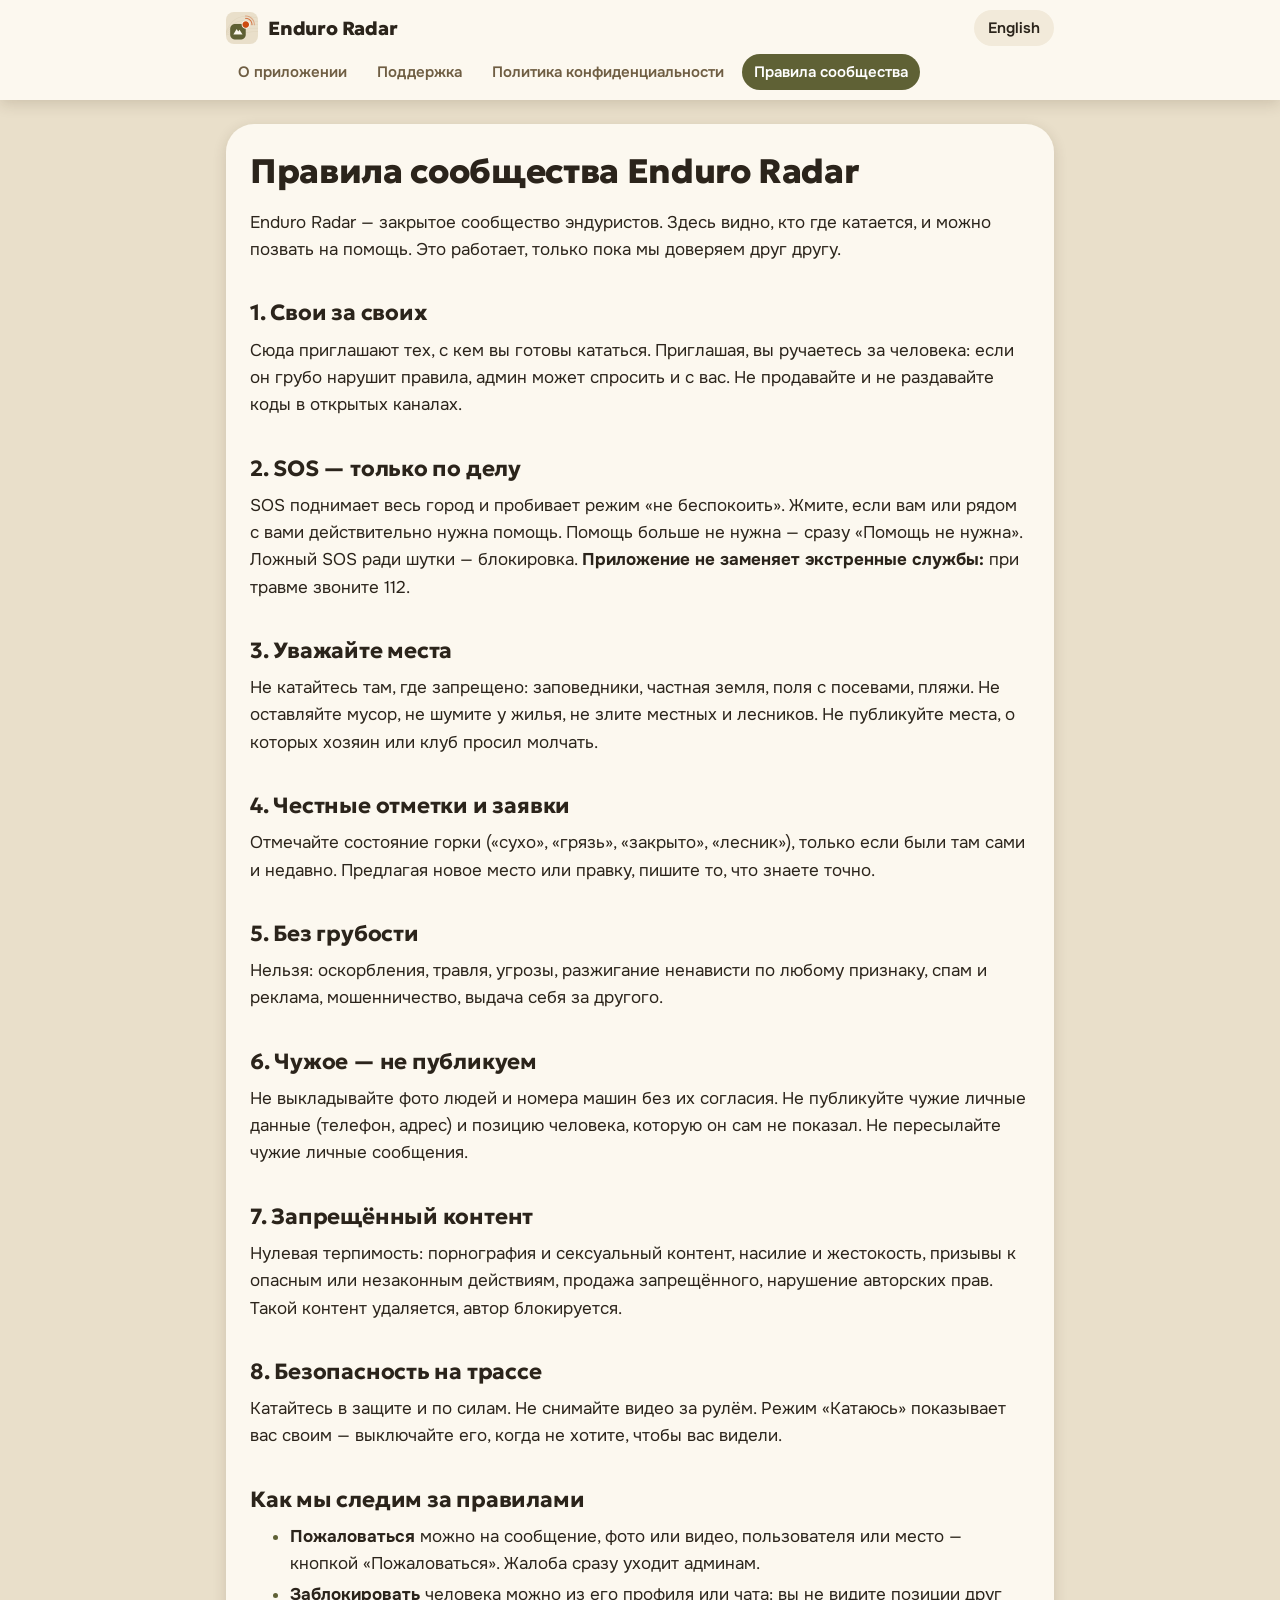
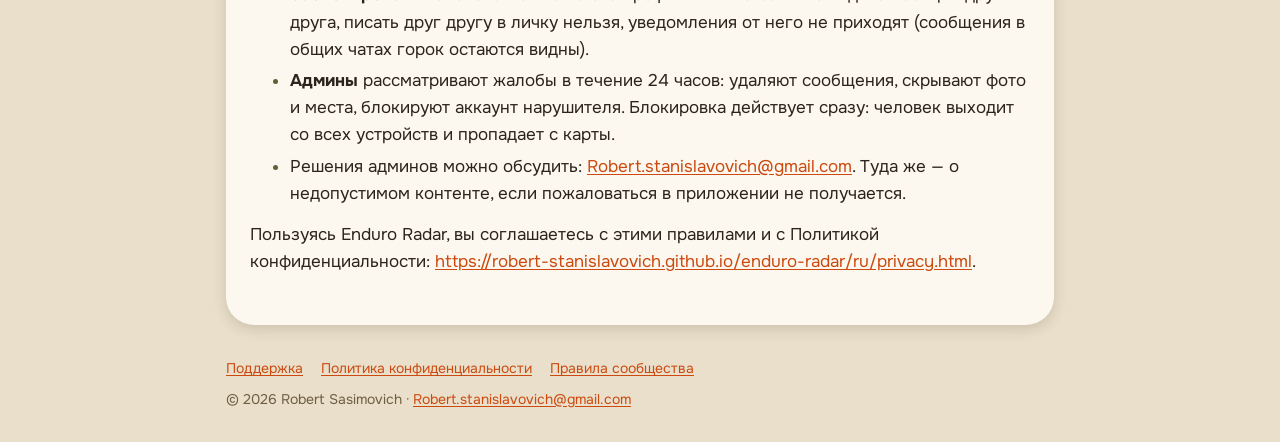
<file: enduro-radar/ru/rules.html>
<!doctype html>
<html lang="ru">
<head>
<meta charset="utf-8">
<meta name="viewport" content="width=device-width, initial-scale=1">
<title>Правила сообщества — Enduro Radar</title>
<meta name="description" content="Enduro Radar — живая карта эндуристов: кто где катается, горки, чаты и SOS.">
<link rel="icon" href="../icon.png">
<link rel="preconnect" href="https://fonts.googleapis.com">
<link rel="preconnect" href="https://fonts.gstatic.com" crossorigin>
<link rel="stylesheet" href="https://fonts.googleapis.com/css2?family=Geologica:wght@700;800&family=Onest:wght@400;500;600;700&display=swap">
<link rel="stylesheet" href="../style.css">
</head>
<body>
<header class="top"><div class="wrap">
  <a class="brand" href="index.html"><img src="../icon.png" alt="" width="32" height="32"><span>Enduro Radar</span></a>
  <a class="lang" href="../rules.html" hreflang="en">English</a>
</div><nav class="wrap"><a href="index.html">О приложении</a><a href="support.html">Поддержка</a><a href="privacy.html">Политика конфиденциальности</a><a href="rules.html" aria-current="page">Правила сообщества</a></nav></header>
<main class="wrap doc">
<h1>Правила сообщества Enduro Radar</h1>
<p>Enduro Radar — закрытое сообщество эндуристов. Здесь видно, кто где катается, и можно позвать на помощь. Это работает, только пока мы доверяем друг другу.</p>
<h2 id="свои-за-своих">1. Свои за своих</h2>
<p>Сюда приглашают тех, с кем вы готовы кататься. Приглашая, вы ручаетесь за человека: если он грубо нарушит правила, админ может спросить и с вас. Не продавайте и не раздавайте коды в открытых каналах.</p>
<h2 id="sos-только-по-делу">2. SOS — только по делу</h2>
<p>SOS поднимает весь город и пробивает режим «не беспокоить». Жмите, если вам или рядом с вами действительно нужна помощь. Помощь больше не нужна — сразу «Помощь не нужна». Ложный SOS ради шутки — блокировка. <strong>Приложение не заменяет экстренные службы:</strong> при травме звоните 112.</p>
<h2 id="уважайте-места">3. Уважайте места</h2>
<p>Не катайтесь там, где запрещено: заповедники, частная земля, поля с посевами, пляжи. Не оставляйте мусор, не шумите у жилья, не злите местных и лесников. Не публикуйте места, о которых хозяин или клуб просил молчать.</p>
<h2 id="честные-отметки-и-заявки">4. Честные отметки и заявки</h2>
<p>Отмечайте состояние горки («сухо», «грязь», «закрыто», «лесник»), только если были там сами и недавно. Предлагая новое место или правку, пишите то, что знаете точно.</p>
<h2 id="без-грубости">5. Без грубости</h2>
<p>Нельзя: оскорбления, травля, угрозы, разжигание ненависти по любому признаку, спам и реклама, мошенничество, выдача себя за другого.</p>
<h2 id="чужое-не-публикуем">6. Чужое — не публикуем</h2>
<p>Не выкладывайте фото людей и номера машин без их согласия. Не публикуйте чужие личные данные (телефон, адрес) и позицию человека, которую он сам не показал. Не пересылайте чужие личные сообщения.</p>
<h2 id="запрещённый-контент">7. Запрещённый контент</h2>
<p>Нулевая терпимость: порнография и сексуальный контент, насилие и жестокость, призывы к опасным или незаконным действиям, продажа запрещённого, нарушение авторских прав. Такой контент удаляется, автор блокируется.</p>
<h2 id="безопасность-на-трассе">8. Безопасность на трассе</h2>
<p>Катайтесь в защите и по силам. Не снимайте видео за рулём. Режим «Катаюсь» показывает вас своим — выключайте его, когда не хотите, чтобы вас видели.</p>
<h2 id="как-мы-следим-за-правилами">Как мы следим за правилами</h2>
<ul><li><strong>Пожаловаться</strong> можно на сообщение, фото или видео, пользователя или место — кнопкой «Пожаловаться». Жалоба сразу уходит админам.</li><li><strong>Заблокировать</strong> человека можно из его профиля или чата: вы не видите позиции друг друга, писать друг другу в личку нельзя, уведомления от него не приходят (сообщения в общих чатах горок остаются видны).</li><li><strong>Админы</strong> рассматривают жалобы в течение 24 часов: удаляют сообщения, скрывают фото и места, блокируют аккаунт нарушителя. Блокировка действует сразу: человек выходит со всех устройств и пропадает с карты.</li><li>Решения админов можно обсудить: <a href="mailto:Robert.stanislavovich@gmail.com">Robert.stanislavovich@gmail.com</a>. Туда же — о недопустимом контенте, если пожаловаться в приложении не получается.</li></ul>
<p>Пользуясь Enduro Radar, вы соглашаетесь с этими правилами и с Политикой конфиденциальности: <a href="https://robert-stanislavovich.github.io/enduro-radar/ru/privacy.html">https://robert-stanislavovich.github.io/enduro-radar/ru/privacy.html</a>.</p>
</main>
<footer class="wrap">
  <a href="support.html">Поддержка</a><a href="privacy.html">Политика конфиденциальности</a><a href="rules.html">Правила сообщества</a>
  <span>© 2026 Robert Sasimovich · <a href="mailto:Robert.stanislavovich@gmail.com">Robert.stanislavovich@gmail.com</a></span>
</footer>
</body>
</html>
</file>
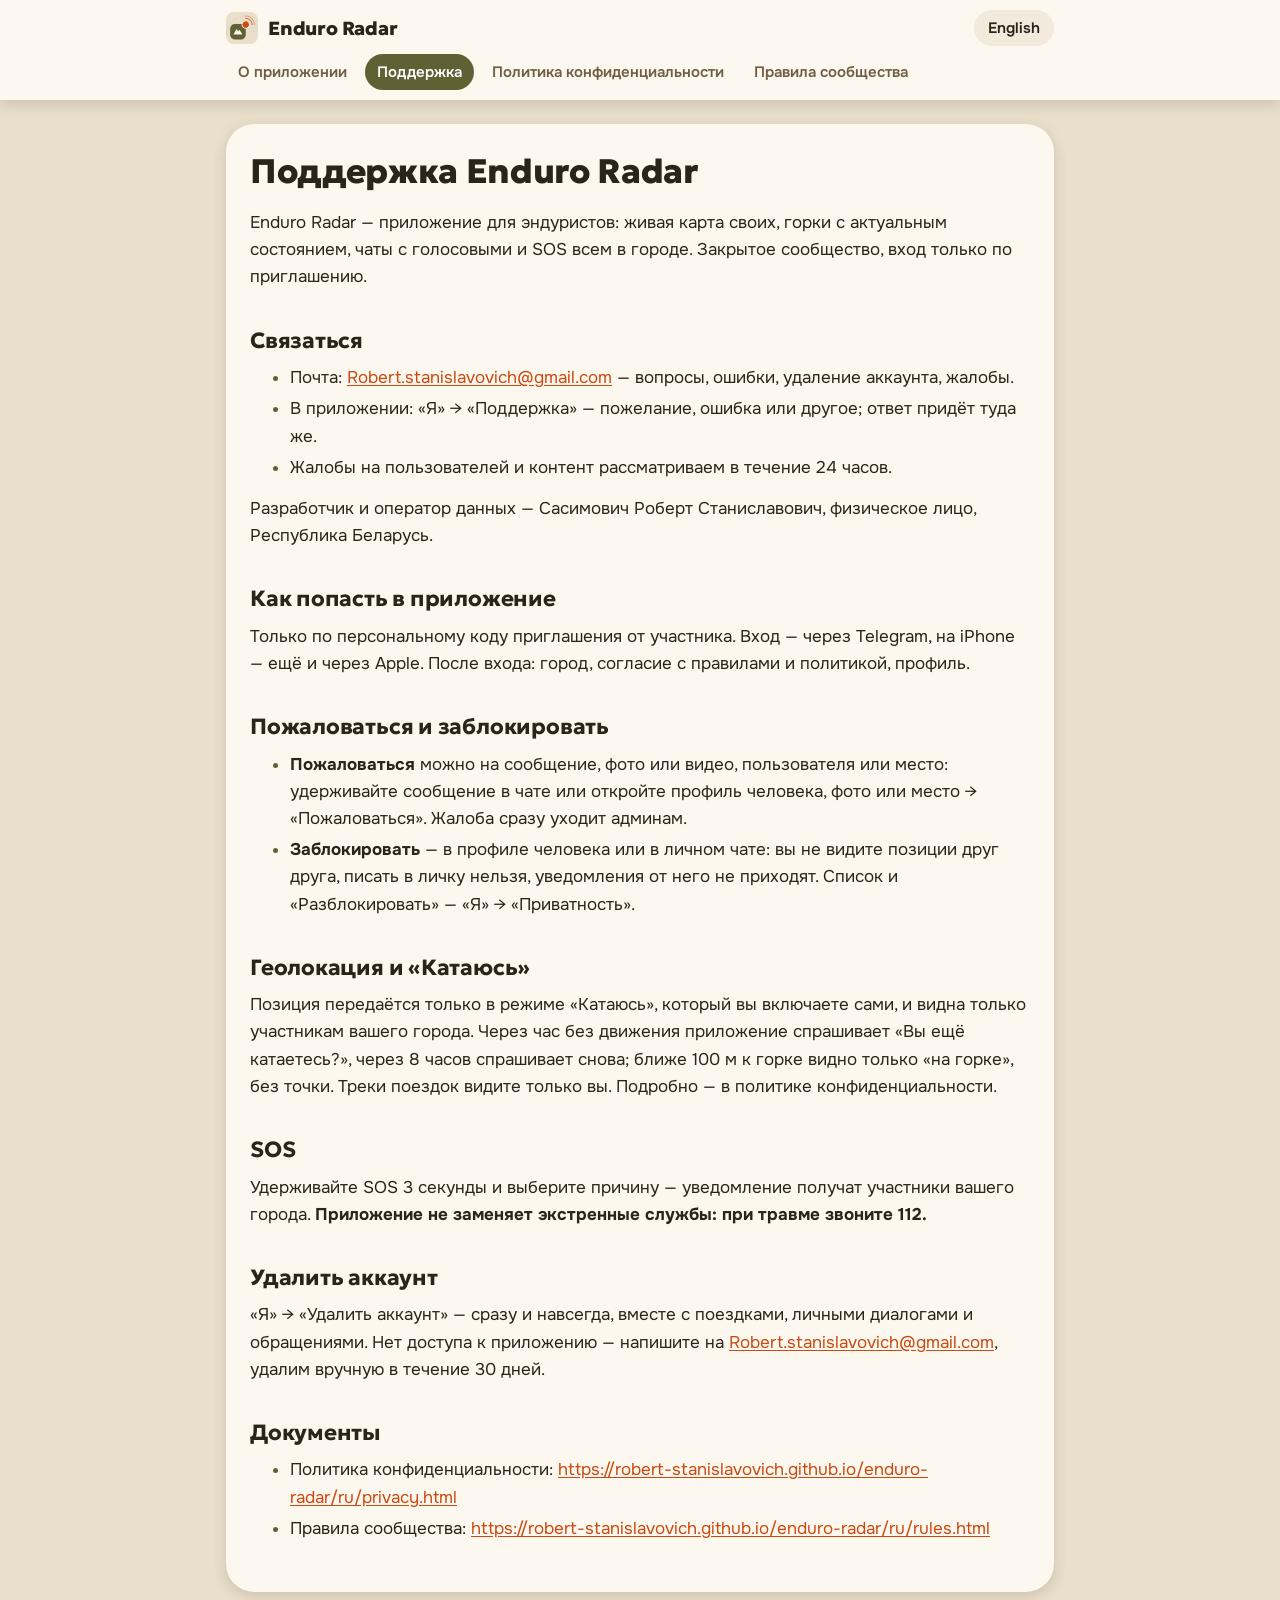
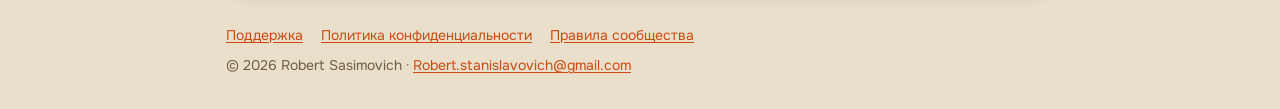
<file: enduro-radar/ru/support.html>
<!doctype html>
<html lang="ru">
<head>
<meta charset="utf-8">
<meta name="viewport" content="width=device-width, initial-scale=1">
<title>Поддержка — Enduro Radar</title>
<meta name="description" content="Enduro Radar — живая карта эндуристов: кто где катается, горки, чаты и SOS.">
<link rel="icon" href="../icon.png">
<link rel="preconnect" href="https://fonts.googleapis.com">
<link rel="preconnect" href="https://fonts.gstatic.com" crossorigin>
<link rel="stylesheet" href="https://fonts.googleapis.com/css2?family=Geologica:wght@700;800&family=Onest:wght@400;500;600;700&display=swap">
<link rel="stylesheet" href="../style.css">
</head>
<body>
<header class="top"><div class="wrap">
  <a class="brand" href="index.html"><img src="../icon.png" alt="" width="32" height="32"><span>Enduro Radar</span></a>
  <a class="lang" href="../support.html" hreflang="en">English</a>
</div><nav class="wrap"><a href="index.html">О приложении</a><a href="support.html" aria-current="page">Поддержка</a><a href="privacy.html">Политика конфиденциальности</a><a href="rules.html">Правила сообщества</a></nav></header>
<main class="wrap doc">
<h1>Поддержка Enduro Radar</h1>
<p>Enduro Radar — приложение для эндуристов: живая карта своих, горки с актуальным состоянием, чаты с голосовыми и SOS всем в городе. Закрытое сообщество, вход только по приглашению.</p>
<h2 id="связаться">Связаться</h2>
<ul><li>Почта: <a href="mailto:Robert.stanislavovich@gmail.com">Robert.stanislavovich@gmail.com</a> — вопросы, ошибки, удаление аккаунта, жалобы.</li><li>В приложении: «Я» → «Поддержка» — пожелание, ошибка или другое; ответ придёт туда же.</li><li>Жалобы на пользователей и контент рассматриваем в течение 24 часов.</li></ul>
<p>Разработчик и оператор данных — Сасимович Роберт Станиславович, физическое лицо, Республика Беларусь.</p>
<h2 id="как-попасть-в-приложение">Как попасть в приложение</h2>
<p>Только по персональному коду приглашения от участника. Вход — через Telegram, на iPhone — ещё и через Apple. После входа: город, согласие с правилами и политикой, профиль.</p>
<h2 id="пожаловаться-и-заблокировать">Пожаловаться и заблокировать</h2>
<ul><li><strong>Пожаловаться</strong> можно на сообщение, фото или видео, пользователя или место: удерживайте сообщение в чате или откройте профиль человека, фото или место → «Пожаловаться». Жалоба сразу уходит админам.</li><li><strong>Заблокировать</strong> — в профиле человека или в личном чате: вы не видите позиции друг друга, писать в личку нельзя, уведомления от него не приходят. Список и «Разблокировать» — «Я» → «Приватность».</li></ul>
<h2 id="геолокация-и-катаюсь">Геолокация и «Катаюсь»</h2>
<p>Позиция передаётся только в режиме «Катаюсь», который вы включаете сами, и видна только участникам вашего города. Через час без движения приложение спрашивает «Вы ещё катаетесь?», через 8 часов спрашивает снова; ближе 100 м к горке видно только «на горке», без точки. Треки поездок видите только вы. Подробно — в политике конфиденциальности.</p>
<h2 id="sos">SOS</h2>
<p>Удерживайте SOS 3 секунды и выберите причину — уведомление получат участники вашего города. <strong>Приложение не заменяет экстренные службы: при травме звоните 112.</strong></p>
<h2 id="удалить-аккаунт">Удалить аккаунт</h2>
<p>«Я» → «Удалить аккаунт» — сразу и навсегда, вместе с поездками, личными диалогами и обращениями. Нет доступа к приложению — напишите на <a href="mailto:Robert.stanislavovich@gmail.com">Robert.stanislavovich@gmail.com</a>, удалим вручную в течение 30 дней.</p>
<h2 id="документы">Документы</h2>
<ul><li>Политика конфиденциальности: <a href="https://robert-stanislavovich.github.io/enduro-radar/ru/privacy.html">https://robert-stanislavovich.github.io/enduro-radar/ru/privacy.html</a></li><li>Правила сообщества: <a href="https://robert-stanislavovich.github.io/enduro-radar/ru/rules.html">https://robert-stanislavovich.github.io/enduro-radar/ru/rules.html</a></li></ul>
</main>
<footer class="wrap">
  <a href="support.html">Поддержка</a><a href="privacy.html">Политика конфиденциальности</a><a href="rules.html">Правила сообщества</a>
  <span>© 2026 Robert Sasimovich · <a href="mailto:Robert.stanislavovich@gmail.com">Robert.stanislavovich@gmail.com</a></span>
</footer>
</body>
</html>
</file>
<file: assets/style.css>
:root {
  --bg: #121315;
  --panel: #1c1e21;
  --text: #f2f2f2;
  --muted: #a7abb2;
  --accent: #ff7a1a;
  --line: #2c2f34;
}
@media (prefers-color-scheme: light) {
  :root:not([data-theme="dark"]) {
    --bg: #f6f5f3;
    --panel: #ffffff;
    --text: #17181a;
    --muted: #5d6168;
    --line: #e2e0dc;
  }
}
* { box-sizing: border-box; }
html { -webkit-text-size-adjust: 100%; }
body {
  margin: 0;
  background: var(--bg);
  color: var(--text);
  font: 17px/1.6 -apple-system, BlinkMacSystemFont, "Segoe UI", Roboto, Helvetica, Arial, sans-serif;
}
main { max-width: 880px; margin: 0 auto; padding: 32px 16px 64px; }
a { color: var(--accent); }
header.hero { display: flex; gap: 20px; align-items: center; margin-bottom: 28px; }
header.hero img { width: 96px; height: 96px; border-radius: 22px; flex: none; }
h1 { font-size: 34px; line-height: 1.15; margin: 0; letter-spacing: -0.01em; }
h1 span { color: var(--accent); }
h2 { font-size: 22px; margin: 40px 0 12px; }
.tagline { color: var(--muted); margin: 6px 0 0; }
.shots { display: grid; grid-template-columns: repeat(auto-fit, minmax(240px, 1fr)); gap: 12px; margin: 20px 0; }
.shots img { width: 100%; border-radius: 12px; display: block; }
.badges { display: flex; flex-wrap: wrap; gap: 10px; margin: 18px 0; }
.badges a {
  display: inline-block; padding: 10px 18px; border-radius: 12px; background: var(--panel);
  border: 1px solid var(--line); color: var(--text); text-decoration: none; font-weight: 600;
}
.card { background: var(--panel); border: 1px solid var(--line); border-radius: 16px; padding: 18px 20px; margin: 12px 0; }
.wallet { display: grid; gap: 4px; margin: 14px 0; }
.wallet b { font-size: 15px; }
.wallet code {
  font: 14px/1.4 ui-monospace, SFMono-Regular, Menlo, monospace; word-break: break-all;
  background: var(--bg); border: 1px solid var(--line); border-radius: 8px; padding: 8px 10px;
}
.wallet button {
  justify-self: start; margin-top: 4px; font: inherit; font-size: 14px; padding: 6px 12px; border-radius: 8px;
  border: 1px solid var(--line); background: transparent; color: var(--text); cursor: pointer;
}
.muted { color: var(--muted); }
footer { margin-top: 48px; color: var(--muted); font-size: 14px; border-top: 1px solid var(--line); padding-top: 16px; }
footer a { margin-right: 14px; }
.lang { float: right; font-size: 14px; }
@media (max-width: 520px) {
  header.hero { flex-direction: column; align-items: flex-start; }
  h1 { font-size: 28px; }
}
</file>
<file: enduro-radar/style.css>
/* Страницы Enduro Radar на GitHub Pages (tools/store-site.ts). Палитра — docs/DESIGN.md «Цвета», шрифты Geologica и Onest. */
:root {
  --bg: #E9DFCA; --surface: #FCF8EF; --surface2: #F2EADA; --line: #E4D9C2; --text: #2B241B; --muted: #6F5E43;
  --olive: #5F6135; --olive-soft: #E6E4C8; --orange: #CC4A10; --shadow: 0 4px 14px rgba(60, 45, 20, .16);
  color-scheme: light;
}
@media (prefers-color-scheme: dark) {
  :root:not([data-theme="light"]) {
    --bg: #211C15; --surface: #2B251C; --surface2: #362E23; --line: #43392B; --text: #F3ECDD; --muted: #BBAD90;
    --olive: #A6A866; --olive-soft: #3B3B22; --orange: #EE6C30; --shadow: 0 4px 14px rgba(0, 0, 0, .45);
    color-scheme: dark;
  }
}
:root[data-theme="dark"] {
  --bg: #211C15; --surface: #2B251C; --surface2: #362E23; --line: #43392B; --text: #F3ECDD; --muted: #BBAD90;
  --olive: #A6A866; --olive-soft: #3B3B22; --orange: #EE6C30; --shadow: 0 4px 14px rgba(0, 0, 0, .45);
  color-scheme: dark;
}
* { box-sizing: border-box; }
html { -webkit-text-size-adjust: 100%; }
body { margin: 0; background: var(--bg); color: var(--text); font: 17px/1.6 Onest, -apple-system, "Segoe UI", Roboto, sans-serif; }
.wrap { max-width: 860px; margin: 0 auto; padding-left: 16px; padding-right: 16px; }
a { color: var(--orange); text-underline-offset: 2px; }
h1, h2, h3, .brand span, .card b { font-family: Geologica, Onest, sans-serif; letter-spacing: -0.01em; }
h1 { font-size: 34px; line-height: 1.15; font-weight: 800; margin: 0 0 12px; }
h2 { font-size: 22px; line-height: 1.25; font-weight: 700; margin: 36px 0 10px; }
h3 { font-size: 18px; margin: 24px 0 8px; }
p, ul, ol { margin: 0 0 14px; }
li { margin: 4px 0; }
li::marker { color: var(--olive); }
code { font: 0.9em/1.4 ui-monospace, Menlo, monospace; background: var(--surface2); padding: 1px 5px; border-radius: 6px; }
strong { font-weight: 700; }

header.top { background: var(--surface); box-shadow: var(--shadow); position: sticky; top: 0; z-index: 1; }
header.top .wrap:first-child { display: flex; align-items: center; justify-content: space-between; padding-top: 10px; }
.brand { display: flex; align-items: center; gap: 10px; color: var(--text); text-decoration: none; }
.brand img { border-radius: 8px; }
.brand span { font-size: 19px; font-weight: 800; }
.lang { font-size: 15px; font-weight: 600; text-decoration: none; padding: 6px 14px; border-radius: 999px; background: var(--surface2); color: var(--text); }
nav.wrap { display: flex; gap: 6px; overflow-x: auto; padding-top: 8px; padding-bottom: 10px; scrollbar-width: none; }
nav a { flex: none; font-size: 15px; font-weight: 600; color: var(--muted); text-decoration: none; padding: 6px 12px; border-radius: 999px; }
nav a[aria-current="page"] { background: var(--olive); color: #fff; }

main.wrap { padding-top: 32px; padding-bottom: 48px; }
main.doc { background: var(--surface); border-radius: 28px; box-shadow: var(--shadow); padding: 28px 24px 36px; margin-top: 24px; margin-bottom: 24px; max-width: 828px; }
main.doc h1 { margin-bottom: 18px; }

.hero { display: flex; gap: 20px; align-items: center; margin-bottom: 20px; }
.hero img { width: 112px; height: 112px; border-radius: 26px; box-shadow: var(--shadow); flex: none; }
.tagline { color: var(--muted); margin: 0; font-size: 18px; }
.promo { font-size: 19px; }
.soon { display: inline-block; background: var(--olive-soft); color: var(--text); border-radius: 999px; padding: 8px 16px; font-weight: 600; font-size: 15px; }
.cards { display: grid; grid-template-columns: repeat(auto-fit, minmax(220px, 1fr)); gap: 12px; margin: 20px 0 28px; }
.card { display: grid; gap: 4px; background: var(--surface); border-radius: 20px; box-shadow: var(--shadow); padding: 16px 18px; text-decoration: none; color: var(--text); min-height: 54px; }
.card b { font-size: 18px; color: var(--orange); }
.card span { color: var(--muted); font-size: 15px; }

.table { overflow-x: auto; margin: 0 0 16px; border-radius: 14px; border: 1px solid var(--line); }
table { border-collapse: collapse; width: 100%; font-size: 15px; line-height: 1.45; }
th, td { text-align: left; vertical-align: top; padding: 10px 12px; border-bottom: 1px solid var(--line); }
th { background: var(--surface2); font-weight: 700; }
tr:last-child td { border-bottom: 0; }
td:first-child { min-width: 180px; }

footer.wrap { display: flex; flex-wrap: wrap; gap: 8px 18px; color: var(--muted); font-size: 14px; padding-top: 8px; padding-bottom: 32px; }
footer span { flex-basis: 100%; }

@media (max-width: 560px) {
  h1 { font-size: 28px; }
  .hero { flex-direction: column; align-items: flex-start; }
  main.doc { border-radius: 20px; padding: 20px 16px 28px; margin-left: 8px; margin-right: 8px; }
  td:first-child { min-width: 140px; }
}
</file>
